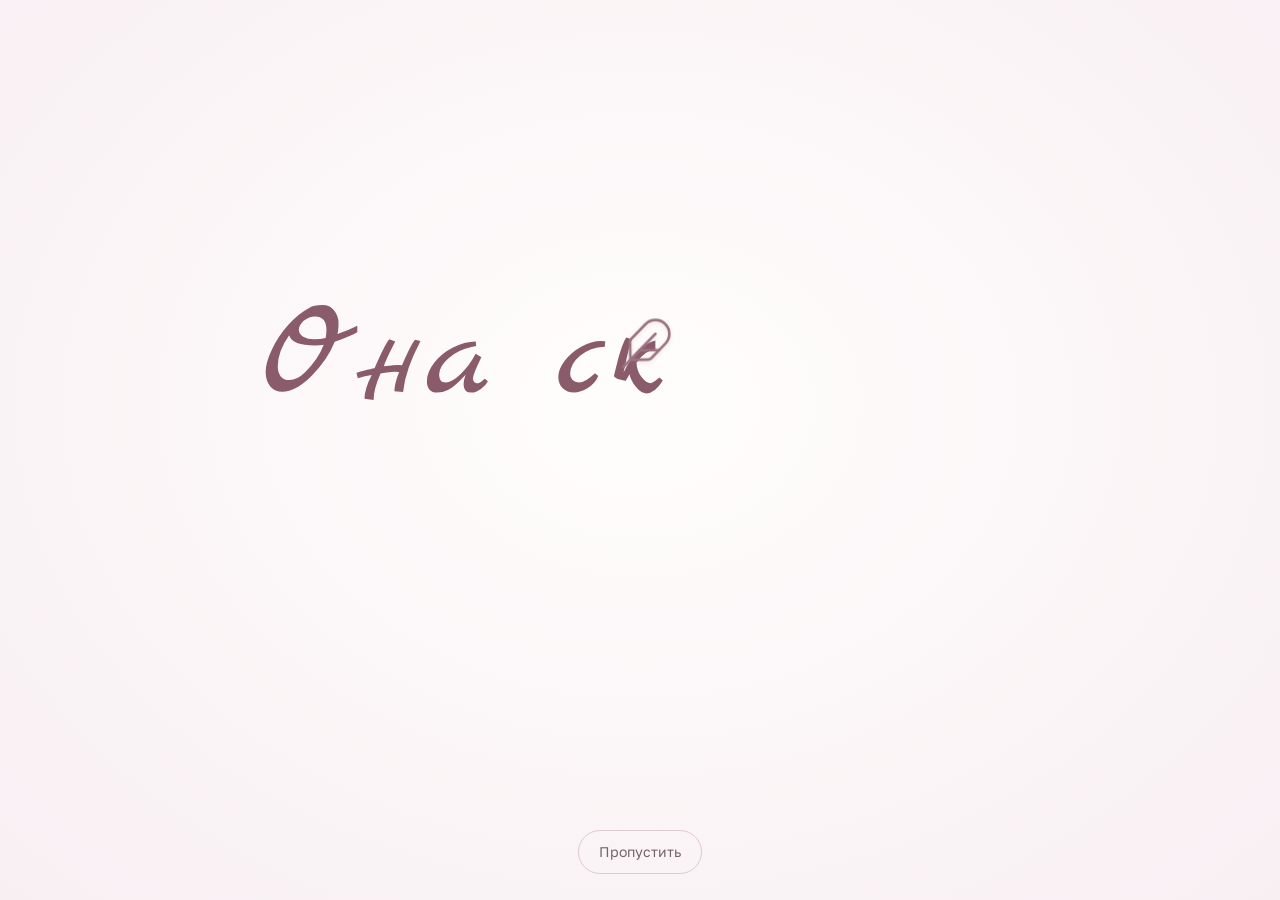
<file: index.html>
<!doctype html>
<html lang="ru">
<head>
    <meta charset="utf-8">
    <meta name="viewport" content="width=device-width, initial-scale=1">
    <meta name="theme-color" content="#FCF8F5">
    <title>Свадебное приглашение</title>

    <link rel="stylesheet" href="assets/site.css">
  <link rel="stylesheet" href="assets/entry.css">
</head>

<body class="entry-page intro-lock">
    <div id="intro">
        <svg id="handwriting" class="handwriting" viewBox="0 0 874 420" xmlns="http://www.w3.org/2000/svg" role="img" aria-label="Она сказала: «Да»!">
<defs><mask id="ink-mask-0" maskUnits="userSpaceOnUse" x="0" y="0" width="874" height="420" style="mask-type:luminance"><g fill="none" stroke="white" stroke-linecap="round" stroke-linejoin="round"><path class="ink-trace" data-ink="0" d="M158.31,93.00 L148.31,98.00 L144.31,98.00 L143.31,99.00 L139.31,99.00 L138.31,98.00 L136.31,98.00 L135.31,102.00 L132.31,107.00 L132.31,111.00 L131.31,113.00 L129.31,115.00 L128.31,118.00 L127.31,118.00 L127.31,120.00 L126.31,120.00 L125.31,123.00 L124.31,123.00 L124.31,124.00 L117.31,132.00 L117.31,133.00 L116.31,133.00 L116.31,134.00 L115.31,134.00 L115.31,135.00 L114.31,135.00 L114.31,136.00 L113.31,136.00 L113.31,137.00 L112.31,137.00 L111.31,139.00 L105.31,142.00 L105.31,143.00 L103.31,143.00 L101.31,144.00 L101.31,145.00 L97.31,145.00 L96.31,146.00 L86.31,146.00 L84.31,144.00 L83.31,144.00 L83.31,143.00 L82.31,143.00 L81.31,140.00 L80.31,140.00 L80.31,138.00 L78.31,134.00 L78.31,132.00 L79.31,131.00 L79.31,125.00 L80.31,124.00 L80.31,121.00 L81.31,121.00 L81.31,116.00 L83.31,112.00 L84.31,112.00 L84.31,110.00 L85.31,109.00 L86.31,105.00 L87.31,105.00 L87.31,103.00 L89.31,102.00 L89.31,100.00 L90.31,100.00 L92.31,96.00 L100.31,94.00 L101.31,95.00 L101.31,98.00 L103.31,100.00 L104.31,100.00 L104.31,101.00 L108.31,103.00 L111.31,103.00 L112.31,104.00 L132.31,104.00 L133.31,105.00" stroke-width="20.23"/><path class="ink-trace" data-ink="1" d="M137.31,98.00 L137.31,85.00 L136.31,84.00 L136.31,81.00 L132.31,76.00 L128.31,75.00 L127.31,74.00 L117.31,75.00 L115.31,76.00 L115.31,77.00 L112.31,77.00 L112.31,78.00 L110.31,78.00 L110.31,79.00 L106.31,81.00 L106.31,82.00 L105.31,82.00 L105.31,83.00 L104.31,83.00 L104.31,84.00 L102.31,86.00 L101.31,90.00 L100.31,91.00 L100.31,94.00" stroke-width="20.23"/></g></mask><mask id="ink-mask-1" maskUnits="userSpaceOnUse" x="0" y="0" width="874" height="420" style="mask-type:luminance"><g fill="none" stroke="white" stroke-linecap="round" stroke-linejoin="round"><path class="ink-trace" data-ink="2" d="M194.72,105.00 L186.72,120.00 L186.72,122.00 L185.72,122.00 L185.72,126.00 L184.72,127.00 L184.72,131.00 L192.72,131.00 L193.72,130.00 L207.72,130.00 L210.72,124.00 L210.72,122.00 L215.72,113.00 L215.72,111.00 L216.72,111.00 L216.72,109.00 L217.72,109.00 L217.72,107.00 L218.72,107.00 L219.72,104.00" stroke-width="15.77"/><path class="ink-trace" data-ink="3" d="M205.72,130.00 L205.72,139.00 L204.72,139.00 L204.72,142.00 L202.72,146.00 L202.72,149.00" stroke-width="15.77"/><path class="ink-trace" data-ink="4" d="M184.72,131.00 L181.72,132.00 L181.72,133.00 L179.72,134.00 L171.72,134.00 L167.72,136.00 L164.72,136.00" stroke-width="15.77"/><path class="ink-trace" data-ink="5" d="M178.72,134.00 L178.72,141.00 L177.72,142.00 L177.72,144.00 L174.72,151.00 L174.72,154.00 L173.72,155.00" stroke-width="15.77"/></g></mask><mask id="ink-mask-2" maskUnits="userSpaceOnUse" x="0" y="0" width="874" height="420" style="mask-type:luminance"><g fill="none" stroke="white" stroke-linecap="round" stroke-linejoin="round"><path class="ink-trace" data-ink="6" d="M274.00,106.00 L271.00,106.00 L271.00,107.00 L267.00,107.00 L266.00,108.00 L261.00,109.00 L261.00,110.00 L259.00,110.00 L259.00,111.00 L257.00,111.00 L257.00,112.00 L255.00,112.00 L255.00,113.00 L252.00,114.00 L251.00,116.00 L249.00,116.00 L249.00,117.00 L248.00,117.00 L248.00,118.00 L247.00,118.00 L247.00,119.00 L246.00,119.00 L242.00,123.00 L242.00,124.00 L241.00,124.00 L237.00,132.00 L237.00,135.00 L236.00,136.00 L236.00,143.00 L237.00,144.00 L237.00,146.00 L238.00,146.00 L240.00,148.00 L249.00,147.00 L250.00,146.00 L254.00,145.00 L256.00,143.00 L257.00,143.00 L258.00,141.00 L260.00,141.00 L260.00,140.00 L261.00,140.00 L261.00,139.00 L264.00,136.00 L270.00,135.00 L271.00,134.00 L278.00,120.00" stroke-width="20.62"/><path class="ink-trace" data-ink="7" d="M270.00,135.00 L270.00,145.00 L271.00,145.00 L271.00,147.00 L272.00,147.00 L272.00,148.00 L275.00,148.00 L276.00,147.00 L279.00,147.00 L280.00,146.00 L284.00,145.00" stroke-width="20.62"/></g></mask><mask id="ink-mask-3" maskUnits="userSpaceOnUse" x="0" y="0" width="874" height="420" style="mask-type:luminance"><g fill="none" stroke="white" stroke-linecap="round" stroke-linejoin="round"><path class="ink-trace" data-ink="8" d="M398.91,106.00 L390.91,107.00 L379.91,112.00 L379.91,113.00 L377.91,113.00 L377.91,114.00 L376.91,114.00 L376.91,115.00 L375.91,115.00 L367.91,123.00 L367.91,124.00 L366.91,124.00 L365.91,128.00 L363.91,131.00 L363.91,134.00 L362.91,135.00 L362.91,141.00 L363.91,141.00 L364.91,144.00 L366.91,146.00 L367.91,146.00 L367.91,147.00 L369.91,147.00 L370.91,148.00 L376.91,148.00 L377.91,147.00 L380.91,147.00 L384.91,145.00 L384.91,144.00 L386.91,144.00 L386.91,143.00 L387.91,143.00 L391.91,139.00 L391.91,138.00" stroke-width="18.42"/></g></mask><mask id="ink-mask-4" maskUnits="userSpaceOnUse" x="0" y="0" width="874" height="420" style="mask-type:luminance"><g fill="none" stroke="white" stroke-linecap="round" stroke-linejoin="round"><path class="ink-trace" data-ink="9" d="M424.72,104.00 L421.72,110.00 L421.72,113.00 L420.72,114.00 L420.72,117.00 L419.72,118.00 L419.72,121.00 L418.72,122.00 L418.72,125.00 L417.72,126.00 L417.72,131.00 L418.72,132.00 L421.72,132.00 L422.72,133.00 L428.72,133.00 L432.72,141.00 L435.72,144.00 L435.72,145.00 L436.72,145.00 L436.72,146.00 L441.72,149.00 L444.72,149.00 L451.72,146.00 L451.72,145.00 L452.72,145.00 L452.72,144.00 L453.72,144.00 L454.72,142.00" stroke-width="19.00"/><path class="ink-trace" data-ink="10" d="M428.72,133.00 L428.72,128.00 L429.72,127.00 L429.72,124.00 L430.72,122.00 L431.72,122.00 L432.72,119.00 L433.72,119.00 L433.72,118.00 L434.72,118.00 L434.72,117.00 L435.72,117.00 L435.72,116.00 L436.72,116.00 L436.72,115.00 L442.72,110.00 L446.72,109.00 L449.72,105.00" stroke-width="19.00"/><path class="ink-trace" data-ink="11" d="M421.72,132.00 L421.72,131.00 L422.72,131.00 L422.72,129.00 L420.72,129.00 L420.72,132.00" stroke-width="19.00"/><path class="ink-trace" data-ink="12" d="M420.72,131.00 L421.72,131.00" stroke-width="19.00"/><path class="ink-trace" data-ink="13" d="M418.72,132.00 L418.72,134.00 L415.72,140.00 L413.72,147.00" stroke-width="19.00"/></g></mask><mask id="ink-mask-5" maskUnits="userSpaceOnUse" x="0" y="0" width="874" height="420" style="mask-type:luminance"><g fill="none" stroke="white" stroke-linecap="round" stroke-linejoin="round"><path class="ink-trace" data-ink="14" d="M512.64,106.00 L509.64,106.00 L509.64,107.00 L505.64,107.00 L504.64,108.00 L499.64,109.00 L499.64,110.00 L497.64,110.00 L497.64,111.00 L495.64,111.00 L495.64,112.00 L493.64,112.00 L493.64,113.00 L490.64,114.00 L489.64,116.00 L487.64,116.00 L487.64,117.00 L486.64,117.00 L486.64,118.00 L485.64,118.00 L485.64,119.00 L484.64,119.00 L480.64,123.00 L480.64,124.00 L479.64,124.00 L475.64,132.00 L475.64,135.00 L474.64,136.00 L474.64,143.00 L475.64,144.00 L475.64,146.00 L476.64,146.00 L478.64,148.00 L487.64,147.00 L488.64,146.00 L492.64,145.00 L494.64,143.00 L495.64,143.00 L496.64,141.00 L498.64,141.00 L498.64,140.00 L499.64,140.00 L499.64,139.00 L502.64,136.00 L508.64,135.00 L509.64,134.00 L516.64,120.00" stroke-width="20.62"/><path class="ink-trace" data-ink="15" d="M508.64,135.00 L508.64,145.00 L509.64,145.00 L509.64,147.00 L510.64,147.00 L510.64,148.00 L513.64,148.00 L514.64,147.00 L517.64,147.00 L518.64,146.00 L522.64,145.00" stroke-width="20.62"/></g></mask><mask id="ink-mask-6" maskUnits="userSpaceOnUse" x="0" y="0" width="874" height="420" style="mask-type:luminance"><g fill="none" stroke="white" stroke-linecap="round" stroke-linejoin="round"><path class="ink-trace" data-ink="16" d="M545.19,114.00 L547.19,112.00 L548.19,112.00 L549.19,110.00 L557.19,106.00 L559.19,106.00 L562.19,104.00 L571.19,104.00 L571.19,105.00 L572.19,105.00 L573.19,107.00 L574.19,107.00 L574.19,111.00 L571.19,118.00 L565.19,121.00 L563.19,121.00 L561.19,123.00 L561.19,124.00 L560.19,124.00 L561.19,128.00 L563.19,129.00 L566.19,135.00 L565.19,141.00 L564.19,141.00 L563.19,144.00 L554.19,149.00 L550.19,149.00 L549.19,150.00 L540.19,150.00 L536.19,148.00 L533.19,148.00" stroke-width="17.65"/><path class="ink-trace" data-ink="17" d="M552.19,125.00 L560.19,125.00" stroke-width="17.65"/></g></mask><mask id="ink-mask-7" maskUnits="userSpaceOnUse" x="0" y="0" width="874" height="420" style="mask-type:luminance"><g fill="none" stroke="white" stroke-linecap="round" stroke-linejoin="round"><path class="ink-trace" data-ink="18" d="M630.25,106.00 L627.25,106.00 L627.25,107.00 L623.25,107.00 L622.25,108.00 L617.25,109.00 L617.25,110.00 L615.25,110.00 L615.25,111.00 L613.25,111.00 L613.25,112.00 L611.25,112.00 L611.25,113.00 L608.25,114.00 L607.25,116.00 L605.25,116.00 L605.25,117.00 L604.25,117.00 L604.25,118.00 L603.25,118.00 L603.25,119.00 L602.25,119.00 L598.25,123.00 L598.25,124.00 L597.25,124.00 L593.25,132.00 L593.25,135.00 L592.25,136.00 L592.25,143.00 L593.25,144.00 L593.25,146.00 L594.25,146.00 L596.25,148.00 L605.25,147.00 L606.25,146.00 L610.25,145.00 L612.25,143.00 L613.25,143.00 L614.25,141.00 L616.25,141.00 L616.25,140.00 L617.25,140.00 L617.25,139.00 L620.25,136.00 L626.25,135.00 L627.25,134.00 L634.25,120.00" stroke-width="20.62"/><path class="ink-trace" data-ink="19" d="M626.25,135.00 L626.25,145.00 L627.25,145.00 L627.25,147.00 L628.25,147.00 L628.25,148.00 L631.25,148.00 L632.25,147.00 L635.25,147.00 L636.25,146.00 L640.25,145.00" stroke-width="20.62"/></g></mask><mask id="ink-mask-8" maskUnits="userSpaceOnUse" x="0" y="0" width="874" height="420" style="mask-type:luminance"><g fill="none" stroke="white" stroke-linecap="round" stroke-linejoin="round"><path class="ink-trace" data-ink="20" d="M660.80,144.00 L660.80,145.00 L664.80,148.00 L665.80,147.00 L669.80,147.00 L670.80,146.00 L672.80,146.00 L672.80,145.00 L676.80,144.00 L676.80,143.00 L677.80,143.00 L683.80,137.00 L683.80,136.00 L686.80,134.00 L687.80,134.00 L687.80,136.00 L688.80,137.00 L689.80,137.00 L689.80,135.00 L691.80,135.00 L692.80,136.00 L692.80,145.00 L693.80,145.00 L693.80,147.00 L694.80,147.00 L695.80,149.00 L704.80,147.00 L704.80,146.00 L707.80,145.00 L709.80,141.00" stroke-width="19.00"/><path class="ink-trace" data-ink="21" d="M691.80,135.00 L692.80,129.00 L693.80,129.00 L695.80,122.00 L696.80,122.00 L698.80,114.00 L699.80,114.00 L699.80,112.00 L702.80,107.00 L702.80,105.00" stroke-width="19.00"/><path class="ink-trace" data-ink="22" d="M689.80,135.00 L687.80,135.00" stroke-width="19.00"/></g></mask><mask id="ink-mask-9" maskUnits="userSpaceOnUse" x="0" y="0" width="874" height="420" style="mask-type:luminance"><g fill="none" stroke="white" stroke-linecap="round" stroke-linejoin="round"><path class="ink-trace" data-ink="23" d="M770.83,106.00 L767.83,106.00 L767.83,107.00 L763.83,107.00 L762.83,108.00 L757.83,109.00 L757.83,110.00 L755.83,110.00 L755.83,111.00 L753.83,111.00 L753.83,112.00 L751.83,112.00 L751.83,113.00 L748.83,114.00 L747.83,116.00 L745.83,116.00 L745.83,117.00 L744.83,117.00 L744.83,118.00 L743.83,118.00 L743.83,119.00 L742.83,119.00 L738.83,123.00 L738.83,124.00 L737.83,124.00 L733.83,132.00 L733.83,135.00 L732.83,136.00 L732.83,143.00 L733.83,144.00 L733.83,146.00 L734.83,146.00 L736.83,148.00 L745.83,147.00 L746.83,146.00 L750.83,145.00 L752.83,143.00 L753.83,143.00 L754.83,141.00 L756.83,141.00 L756.83,140.00 L757.83,140.00 L757.83,139.00 L760.83,136.00 L766.83,135.00 L767.83,134.00 L774.83,120.00" stroke-width="20.62"/><path class="ink-trace" data-ink="24" d="M766.83,135.00 L766.83,145.00 L767.83,145.00 L767.83,147.00 L768.83,147.00 L768.83,148.00 L771.83,148.00 L772.83,147.00 L775.83,147.00 L776.83,146.00 L780.83,145.00" stroke-width="20.62"/></g></mask><mask id="ink-mask-10" maskUnits="userSpaceOnUse" x="0" y="0" width="874" height="420" style="mask-type:luminance"><g fill="none" stroke="white" stroke-linecap="round" stroke-linejoin="round"><path class="ink-trace" data-ink="25" d="M790.38,148.00 L790.48,148.00" stroke-width="15.00"/><path class="ink-trace" data-ink="26" d="M795.38,125.00 L795.48,125.00" stroke-width="15.00"/></g></mask><mask id="ink-mask-11" maskUnits="userSpaceOnUse" x="0" y="0" width="874" height="420" style="mask-type:luminance"><g fill="none" stroke="white" stroke-linecap="round" stroke-linejoin="round"><path class="ink-trace" data-ink="27" d="M266.77,260.00 L262.77,262.00 L262.77,263.00 L261.77,263.00 L261.77,264.00 L260.77,264.00 L260.77,265.00 L259.77,265.00 L258.77,267.00 L257.77,267.00 L250.77,274.00 L249.77,274.00 L248.77,278.00 L247.77,279.00 L248.77,280.00 L249.77,284.00 L250.77,284.00 L250.77,285.00 L252.77,286.00 L254.77,290.00 L255.77,290.00 L255.77,291.00 L256.77,291.00 L256.77,292.00 L257.77,292.00 L257.77,293.00 L258.77,293.00 L258.77,294.00 L259.77,294.00 L259.77,295.00 L265.77,301.00 L266.77,301.00 L266.77,304.00 L267.77,305.00" stroke-width="17.81"/><path class="ink-trace" data-ink="28" d="M295.77,305.00 L293.77,302.00 L293.77,300.00 L292.77,300.00 L292.77,299.00 L291.77,299.00 L291.77,298.00 L290.77,298.00 L290.77,297.00 L289.77,297.00 L289.77,296.00 L288.77,296.00 L288.77,295.00 L287.77,295.00 L287.77,294.00 L286.77,294.00 L286.77,293.00 L285.77,293.00 L285.77,292.00 L284.77,292.00 L284.77,291.00 L283.77,291.00 L283.77,290.00 L281.77,289.00 L280.77,286.00 L279.77,286.00 L279.77,285.00 L277.77,284.00 L276.77,280.00 L275.77,279.00 L276.77,278.00 L277.77,274.00 L278.77,274.00 L285.77,267.00 L286.77,267.00 L286.77,266.00 L287.77,266.00 L287.77,265.00 L288.77,265.00 L288.77,264.00 L289.77,264.00 L290.77,262.00 L294.77,260.00" stroke-width="17.81"/></g></mask><mask id="ink-mask-12" maskUnits="userSpaceOnUse" x="0" y="0" width="874" height="420" style="mask-type:luminance"><g fill="none" stroke="white" stroke-linecap="round" stroke-linejoin="round"><path class="ink-trace" data-ink="29" d="M374.01,246.00 L373.01,248.00 L372.01,258.00 L371.01,259.00 L371.01,262.00 L370.01,263.00 L370.01,268.00 L369.01,269.00 L369.01,272.00 L371.01,273.00 L381.01,273.00 L382.01,272.00 L386.01,272.00 L387.01,271.00 L389.01,271.00" stroke-width="23.00"/><path class="ink-trace" data-ink="30" d="M369.01,272.00 L368.01,272.00 L367.01,275.00 L366.01,275.00 L364.01,273.00 L355.01,273.00 L354.01,272.00 L350.01,272.00 L349.01,271.00 L344.01,270.00 L341.01,268.00 L339.01,268.00 L335.01,266.00 L334.01,264.00 L331.01,263.00 L323.01,254.00 L323.01,252.00 L322.01,252.00 L321.01,246.00 L320.01,245.00 L322.01,236.00 L324.01,234.00 L324.01,232.00 L325.01,232.00 L326.01,229.00 L327.01,229.00 L328.01,227.00 L329.01,227.00 L329.01,226.00 L333.01,224.00 L335.01,224.00 L335.01,223.00 L337.01,223.00 L337.01,222.00 L340.01,222.00 L341.01,221.00 L346.01,221.00 L347.01,220.00 L363.01,220.00 L364.01,221.00 L369.01,221.00 L370.01,222.00 L373.01,222.00 L374.01,223.00 L382.01,225.00 L390.01,229.00 L390.01,230.00 L393.01,231.00 L396.01,234.00 L397.01,234.00 L397.01,235.00 L398.01,235.00 L399.01,237.00 L400.01,237.00 L405.01,242.00 L406.01,242.00 L411.01,250.00 L412.01,250.00 L414.01,254.00 L414.01,256.00 L415.01,256.00 L417.01,260.00 L417.01,262.00 L418.01,262.00 L419.01,270.00 L420.01,271.00 L420.01,274.00 L421.01,275.00 L421.01,281.00 L420.01,282.00 L420.01,290.00 L419.01,291.00 L419.01,294.00 L418.01,295.00 L418.01,298.00 L417.01,299.00 L416.01,304.00 L415.01,304.00 L413.01,309.00 L412.01,309.00 L412.01,310.00 L406.01,316.00 L405.01,316.00 L404.01,318.00 L402.01,318.00 L402.01,319.00 L400.01,319.00 L393.01,322.00 L387.01,322.00 L386.01,323.00 L356.01,323.00 L355.01,322.00 L353.01,322.00 L353.01,320.00 L354.01,319.00 L354.01,315.00 L355.01,314.00 L355.01,310.00 L357.01,307.00 L357.01,305.00 L361.01,297.00 L362.01,292.00 L364.01,289.00 L364.01,286.00 L365.01,286.00 L366.01,275.00" stroke-width="23.00"/></g></mask><mask id="ink-mask-13" maskUnits="userSpaceOnUse" x="0" y="0" width="874" height="420" style="mask-type:luminance"><g fill="none" stroke="white" stroke-linecap="round" stroke-linejoin="round"><path class="ink-trace" data-ink="31" d="M499.95,266.00 L493.95,267.00 L492.95,268.00 L489.95,268.00 L488.95,269.00 L480.95,271.00 L474.95,274.00 L472.95,276.00 L465.95,280.00 L464.95,282.00 L460.95,284.00 L460.95,285.00 L458.95,286.00 L458.95,287.00 L454.95,291.00 L454.95,292.00 L453.95,292.00 L453.95,294.00 L452.95,294.00 L450.95,298.00 L450.95,300.00 L449.95,300.00 L448.95,308.00 L447.95,309.00 L447.95,316.00 L448.95,316.00 L448.95,319.00 L449.95,319.00 L449.95,320.00 L450.95,320.00 L452.95,322.00 L459.95,322.00 L460.95,321.00 L468.95,320.00 L468.95,319.00 L472.95,318.00 L472.95,317.00 L478.95,314.00 L478.95,313.00 L479.95,313.00 L479.95,312.00 L480.95,312.00 L480.95,311.00 L481.95,311.00 L481.95,310.00 L482.95,310.00 L484.95,308.00 L488.95,307.00 L489.95,306.00 L493.95,306.00 L494.95,302.00 L495.95,302.00 L498.95,296.00 L498.95,294.00 L499.95,294.00 L500.95,291.00 L503.95,287.00 L503.95,285.00" stroke-width="24.80"/><path class="ink-trace" data-ink="32" d="M493.95,306.00 L493.95,319.00 L495.95,322.00 L498.95,323.00 L499.95,322.00 L507.95,321.00 L509.95,320.00 L509.95,319.00 L513.95,317.00" stroke-width="24.80"/></g></mask><mask id="ink-mask-14" maskUnits="userSpaceOnUse" x="0" y="0" width="874" height="420" style="mask-type:luminance"><g fill="none" stroke="white" stroke-linecap="round" stroke-linejoin="round"><path class="ink-trace" data-ink="33" d="M538.01,258.00 L538.01,263.00 L539.01,263.00 L539.01,265.00 L540.01,265.00 L540.01,266.00 L542.01,267.00 L545.01,273.00 L547.01,274.00 L548.01,280.00 L545.01,286.00 L543.01,287.00 L541.01,291.00 L539.01,292.00 L538.01,295.00 L537.01,295.00 L537.01,296.00 L534.01,299.00 L533.01,301.00 L533.01,304.00" stroke-width="17.00"/><path class="ink-trace" data-ink="34" d="M565.01,301.00 L570.01,293.00 L572.01,292.00 L573.01,289.00 L574.01,289.00 L577.01,284.00 L578.01,284.00 L578.01,281.00 L579.01,280.00 L579.01,276.00 L578.01,275.00 L578.01,273.00 L577.01,273.00 L575.01,269.00 L573.01,268.00 L573.01,266.00 L572.01,266.00 L572.01,265.00 L570.01,264.00 L570.01,261.00 L569.01,260.00" stroke-width="17.00"/></g></mask><mask id="ink-mask-15" maskUnits="userSpaceOnUse" x="0" y="0" width="874" height="420" style="mask-type:luminance"><g fill="none" stroke="white" stroke-linecap="round" stroke-linejoin="round"><path class="ink-trace" data-ink="35" d="M631.99,224.00 L630.99,228.00 L628.99,229.00 L628.99,231.00 L627.99,231.00 L624.99,238.00 L622.99,240.00 L612.99,260.00 L612.99,262.00 L611.99,262.00 L611.99,264.00 L610.99,264.00 L610.99,266.00 L609.99,266.00 L609.99,268.00 L608.99,268.00 L608.99,270.00 L607.99,270.00 L607.99,273.00 L606.99,273.00 L606.99,275.00 L605.99,275.00 L605.99,277.00 L604.99,277.00 L604.99,280.00 L603.99,280.00 L603.99,282.00 L602.99,282.00 L602.99,285.00 L601.99,285.00 L601.99,287.00 L598.99,293.00 L597.99,298.00 L595.99,302.00 L593.99,302.00" stroke-width="20.62"/><path class="ink-trace" data-ink="36" d="M595.99,322.00 L596.09,322.00" stroke-width="20.62"/></g></mask></defs>
<g class="ink-letters"><path class="ink-letter ink-line-0" d="M162.45 89.06V95.39Q156.51 98.82 140.54 104.76Q133.41 122.58 117.96 137.9Q102.52 153.21 89.72 153.21Q82.46 153.21 77.97 148.06Q73.48 142.91 73.48 133.87Q73.48 124.83 79.55 112.09Q85.62 99.35 95.52 88.2Q105.42 77.04 115.72 71.76Q119.94 68.99 128.92 68.99Q135.65 68.99 139.94 74.21Q144.23 79.42 144.23 86.48Q144.23 93.54 143.18 97.11Q153.21 93.81 162.45 89.06ZM110.04 84.44Q105.69 88.92 105.69 93.08Q105.69 97.24 109.91 99.68Q114.14 102.12 120.54 102.12Q126.94 102.12 131.69 100.94Q132.48 96.98 132.48 93.28Q132.48 80.21 121.26 80.21Q116.12 80.21 110.04 84.44ZM111.76 134.33Q124.7 121.53 129.84 107.67Q126.54 108.33 121.4 108.33Q99.22 108.33 96.32 98.43Q85.23 113.87 85.23 128.79Q85.23 134.73 88.07 138.29Q90.9 141.86 96.45 141.86Q104.24 141.86 111.76 134.33Z" mask="url(#ink-mask-0)"/><path class="ink-letter ink-line-0" d="M218.55 102.65 223.7 103.84Q223.57 104.76 219.94 111.83Q216.31 118.89 212.22 130.31Q208.13 141.72 206.94 153.34L198.49 152.68Q198.49 145.42 203.11 133.94Q201.92 133.8 198.29 133.8Q194.66 133.8 185.03 135.52Q178.29 150.57 178.29 161.26L169.45 160.07Q169.45 150.7 176.45 136.97Q169.71 138.03 162.98 140.14L161.66 134.99Q161.66 134.6 168.72 132.75Q175.79 130.9 179.22 130.37Q189.78 106.08 193.61 102.26L199.28 104.5Q198.62 105.82 196.25 110.44Q190.31 121.92 188.19 128.39Q199.68 127.2 201.99 127.2Q204.3 127.2 205.88 127.34Q215.12 106.08 218.55 102.65Z" mask="url(#ink-mask-1)"/><path class="ink-letter ink-line-0" d="M286.27 140.67 289.3 142.91Q287.46 146.87 282.51 150.44Q277.56 154 273.46 154Q265.68 154 265.68 145.82Q265.68 141.99 267.66 136.71L262.77 141.72Q255.64 148.98 250.43 151.49Q245.22 154 240.2 154Q235.18 154 232.61 151.16Q230.04 148.32 230.04 143.31Q230.04 134.07 237.16 125.03Q244.29 115.98 255.38 110.31Q266.47 104.63 277.56 104.5L277.82 108.86L272.28 110.04Q260.26 112.68 251.09 120.6Q241.92 128.52 241.92 136.38Q241.92 144.23 248.25 144.23Q254.19 144.23 262.9 135.92Q271.62 127.6 277.42 116.38L282.97 119.68Q274.78 136.18 274.78 140.67Q274.78 142.52 276.04 143.77Q277.29 145.02 278.55 145.02Q279.8 145.02 280.2 144.89Q280.59 144.76 280.99 144.56Q281.38 144.36 281.98 143.97Q282.57 143.57 283.03 143.18Q283.5 142.78 284.55 141.99Q285.61 141.2 286.27 140.67Z" mask="url(#ink-mask-2)"/><path class="ink-letter ink-line-0" d="M393.32 135.26 396.49 137.9Q393.32 145.16 386.32 149.51Q379.33 153.87 372.79 153.87Q366.26 153.87 361.97 149.78Q357.68 145.68 357.68 138.56Q357.68 131.43 363.88 123.11Q370.09 114.8 379.92 109.38Q389.75 103.97 399.26 103.97Q400.58 103.97 403.22 104.24L402.82 109.38Q388.3 110.04 378.73 118.23Q369.16 126.41 369.16 135.65Q369.16 139.48 371.54 141.86Q373.91 144.23 377.74 144.23Q383.81 144.23 393.32 135.26Z" mask="url(#ink-mask-3)"/><path class="ink-letter ink-line-0" d="M455.88 139.35 459.18 142.25Q451.52 154.79 442.94 154.79Q438.06 154.79 432.98 148.46Q427.89 142.12 426.84 136.18Q426.05 137.63 422.35 143.84Q418.65 150.04 417.07 154L409.15 151.23Q411.92 134.99 415.95 120.6Q419.97 106.22 423.54 100.41L428.95 102.12Q426.57 108.2 421.03 134.46Q428.29 119.55 435.68 112.62Q443.07 105.69 451.92 103.44V112.16Q442.41 112.55 433.57 124.96Q434.1 133.54 438.65 139.22Q443.21 144.89 447.3 144.89Q449.28 144.89 455.88 139.35Z" mask="url(#ink-mask-4)"/><path class="ink-letter ink-line-0" d="M524.91 140.67 527.94 142.91Q526.1 146.87 521.15 150.44Q516.2 154 512.1 154Q504.32 154 504.32 145.82Q504.32 141.99 506.3 136.71L501.41 141.72Q494.28 148.98 489.07 151.49Q483.86 154 478.84 154Q473.82 154 471.25 151.16Q468.68 148.32 468.68 143.31Q468.68 134.07 475.8 125.03Q482.93 115.98 494.02 110.31Q505.11 104.63 516.2 104.5L516.46 108.86L510.92 110.04Q498.9 112.68 489.73 120.6Q480.56 128.52 480.56 136.38Q480.56 144.23 486.89 144.23Q492.83 144.23 501.54 135.92Q510.26 127.6 516.06 116.38L521.61 119.68Q513.42 136.18 513.42 140.67Q513.42 142.52 514.68 143.77Q515.93 145.02 517.19 145.02Q518.44 145.02 518.84 144.89Q519.23 144.76 519.63 144.56Q520.02 144.36 520.62 143.97Q521.21 143.57 521.67 143.18Q522.14 142.78 523.19 141.99Q524.25 141.2 524.91 140.67Z" mask="url(#ink-mask-5)"/><path class="ink-letter ink-line-0" d="M581.27 108.99Q581.27 118.62 563.58 124.96Q568.34 127.86 570.65 130.17Q572.96 132.48 572.96 135.39Q572.96 142.78 564.64 148.39Q556.32 154 546.82 154Q542.2 154 537.58 152.55Q532.96 151.1 531.24 148.98L536.26 144.36Q537.84 145.95 540.55 147.14Q543.26 148.32 545.1 148.32Q551.7 148.32 557.18 144.96Q562.66 141.59 562.66 136.71Q562.66 134.07 560.68 132.29Q558.7 130.5 556.39 129.78Q554.08 129.05 552.1 127.93Q550.12 126.81 550.12 125.36Q550.12 123.9 553.22 122.65Q556.32 121.4 560.15 120.54Q563.98 119.68 567.08 117.63Q570.18 115.59 570.18 113.08Q570.18 110.57 568.47 109.12Q566.75 107.67 564.18 107.67Q561.6 107.67 556.19 110.44Q550.78 113.21 545.24 117.57L543.39 113.87Q548.14 108.33 556.26 104.04Q564.38 99.75 569.33 99.75Q574.28 99.75 577.77 102.45Q581.27 105.16 581.27 108.99Z" mask="url(#ink-mask-6)"/><path class="ink-letter ink-line-0" d="M642.52 140.67 645.55 142.91Q643.71 146.87 638.76 150.44Q633.81 154 629.71 154Q621.93 154 621.93 145.82Q621.93 141.99 623.91 136.71L619.02 141.72Q611.89 148.98 606.68 151.49Q601.47 154 596.45 154Q591.43 154 588.86 151.16Q586.29 148.32 586.29 143.31Q586.29 134.07 593.41 125.03Q600.54 115.98 611.63 110.31Q622.72 104.63 633.81 104.5L634.07 108.86L628.53 110.04Q616.51 112.68 607.34 120.6Q598.17 128.52 598.17 136.38Q598.17 144.23 604.5 144.23Q610.44 144.23 619.15 135.92Q627.87 127.6 633.67 116.38L639.22 119.68Q631.03 136.18 631.03 140.67Q631.03 142.52 632.29 143.77Q633.54 145.02 634.8 145.02Q636.05 145.02 636.45 144.89Q636.84 144.76 637.24 144.56Q637.63 144.36 638.23 143.97Q638.82 143.57 639.28 143.18Q639.75 142.78 640.8 141.99Q641.86 141.2 642.52 140.67Z" mask="url(#ink-mask-7)"/><path class="ink-letter ink-line-0" d="M656.38 142.38 662.98 139.08Q662.98 141.46 664.76 143.18Q666.54 144.89 668.92 144.89Q680.14 144.89 694.52 115.32Q695.32 113.61 696.37 111.43Q697.43 109.25 697.96 108.13Q698.48 107.01 699.21 105.56Q699.94 104.1 700.4 103.38Q700.86 102.65 701.39 101.99Q702.58 100.8 704.09 100.8Q705.61 100.8 706.8 102.26Q707.99 103.71 707.99 105.62Q707.99 107.54 703.04 121.99Q698.09 136.44 698.09 139.48Q698.09 142.52 699.34 143.97Q700.6 145.42 701.85 145.42Q703.1 145.42 703.76 145.29Q704.42 145.16 705.08 144.76Q705.74 144.36 706.21 144.1Q706.67 143.84 707.33 143.18L708.25 142.12Q708.65 141.86 709.37 141Q710.1 140.14 710.36 139.88L713.14 142.12Q710.89 147.66 706.07 151.49Q701.26 155.32 697.36 155.32Q693.47 155.32 691.22 152.61Q688.98 149.91 688.98 145.55Q688.98 141.2 690.43 134.33Q684.36 143.84 677.1 148.79Q669.84 153.74 665.35 153.74Q660.86 153.74 658.62 150.44Q656.38 147.14 656.38 142.38Z" mask="url(#ink-mask-8)"/><path class="ink-letter ink-line-0" d="M783.1 140.67 786.13 142.91Q784.28 146.87 779.33 150.44Q774.38 154 770.29 154Q762.5 154 762.5 145.82Q762.5 141.99 764.48 136.71L759.6 141.72Q752.47 148.98 747.26 151.49Q742.04 154 737.03 154Q732.01 154 729.44 151.16Q726.86 148.32 726.86 143.31Q726.86 134.07 733.99 125.03Q741.12 115.98 752.21 110.31Q763.3 104.63 774.38 104.5L774.65 108.86L769.1 110.04Q757.09 112.68 747.92 120.6Q738.74 128.52 738.74 136.38Q738.74 144.23 745.08 144.23Q751.02 144.23 759.73 135.92Q768.44 127.6 774.25 116.38L779.8 119.68Q771.61 136.18 771.61 140.67Q771.61 142.52 772.87 143.77Q774.12 145.02 775.37 145.02Q776.63 145.02 777.02 144.89Q777.42 144.76 777.82 144.56Q778.21 144.36 778.81 143.97Q779.4 143.57 779.86 143.18Q780.32 142.78 781.38 141.99Q782.44 141.2 783.1 140.67Z" mask="url(#ink-mask-9)"/><path class="ink-letter ink-line-0" d="M791.94 129.84Q790.49 128.39 790.49 126.15Q790.49 123.9 792 122.39Q793.52 120.87 795.7 120.87Q797.88 120.87 799.4 122.39Q800.91 123.9 800.91 126.08Q800.91 128.26 799.4 129.78Q797.88 131.3 795.63 131.3Q793.39 131.3 791.94 129.84ZM787.45 152.55Q786 151.1 786 148.85Q786 146.61 787.52 145.09Q789.03 143.57 791.21 143.57Q793.39 143.57 794.91 145.09Q796.43 146.61 796.43 148.79Q796.43 150.96 794.91 152.48Q793.39 154 791.15 154Q788.9 154 787.45 152.55Z" mask="url(#ink-mask-10)"/><path class="ink-letter ink-line-1" d="M272.45 260.13Q255.02 276.67 253.09 279.49Q257.13 286.18 267.69 296.56L271.21 299.9L268.75 308.7Q265.93 307.65 245.87 286.35L239.18 279.14Q265.05 256.43 268.22 254.85ZM300.43 260.13Q283.01 276.67 281.07 279.49Q285.12 286.18 295.85 296.56L299.2 299.9L296.73 308.7Q293.92 307.65 273.85 286.35L267.17 279.14Q293.04 256.43 296.21 254.85Z" mask="url(#ink-mask-11)"/><path class="ink-letter ink-line-1" d="M354.82 217.71Q385.44 217.71 407.18 235.84Q428.91 253.97 428.91 278.26Q428.91 302.54 414.13 316.62Q399.34 330.7 376.64 330.35Q364.5 330.18 357.28 330.18H349.01Q343.9 330.18 343.9 326.3Q343.9 324.9 346.9 319.09Q356.75 299.38 361.86 278.78Q343.73 278.78 327.89 268.75Q312.05 258.72 312.05 245.96Q312.05 233.2 324.02 225.46Q335.98 217.71 354.82 217.71ZM354.11 224.93Q342.5 224.93 335.81 229.86Q329.12 234.78 329.12 244.38Q329.12 253.97 338.36 261.45Q347.6 268.93 363.09 270.86Q368.54 247.81 369.42 241.12L379.98 242.18Q379.98 253.09 375.41 271.04Q376.82 271.04 391.78 269.28L392.66 275.09Q389.14 276.32 373.12 278.78Q366.26 300.96 358.86 317.15Q376.46 318.56 388.17 318.56Q399.87 318.56 406.74 309.85Q413.6 301.14 413.6 286.35Q413.6 260.83 396.18 242.88Q378.75 224.93 354.11 224.93Z" mask="url(#ink-mask-12)"/><path class="ink-letter ink-line-1" d="M514.97 312.22 519.02 315.22Q516.55 320.5 509.95 325.25Q503.35 330 497.9 330Q487.51 330 487.51 319.09Q487.51 313.98 490.15 306.94L483.64 313.63Q474.14 323.31 467.19 326.66Q460.23 330 453.55 330Q446.86 330 443.43 326.22Q439.99 322.43 439.99 315.74Q439.99 303.42 449.5 291.37Q459 279.31 473.79 271.74Q488.57 264.18 503.35 264L503.71 269.81L496.31 271.39Q480.3 274.91 468.07 285.47Q455.83 296.03 455.83 306.5Q455.83 316.98 464.28 316.98Q472.2 316.98 483.82 305.89Q495.43 294.8 503.18 279.84L510.57 284.24Q499.66 306.24 499.66 312.22Q499.66 314.69 501.33 316.36Q503 318.03 504.67 318.03Q506.35 318.03 506.87 317.86Q507.4 317.68 507.93 317.42Q508.46 317.15 509.25 316.62Q510.04 316.1 510.66 315.57Q511.27 315.04 512.68 313.98Q514.09 312.93 514.97 312.22Z" mask="url(#ink-mask-13)"/><path class="ink-letter ink-line-1" d="M556.33 279.14 533.27 308.53 528.7 302.37Q529.75 298.5 540.84 284.59L544.54 280.02Q541.9 275.79 537.94 271.04Q533.98 266.29 532.39 263.47L538.2 254.14Q547.88 266.46 556.33 279.14ZM588.01 279.14 564.95 308.53 560.38 302.37Q561.43 298.5 572.52 284.59L576.22 280.02Q573.58 275.79 569.62 271.04Q565.66 266.29 564.07 263.47L569.88 254.14Q579.56 266.46 588.01 279.14Z" mask="url(#ink-mask-14)"/><path class="ink-letter ink-line-1" d="M632.35 217.01 640.62 222.11Q615.46 265.06 601.02 306.06H591.17Q602.08 262.59 632.35 217.01ZM596.71 329.82Q599.97 329.82 602.26 327.54Q604.54 325.25 604.54 321.99Q604.54 318.74 602.26 316.54Q599.97 314.34 596.71 314.34Q593.46 314.34 591.26 316.54Q589.06 318.74 589.06 321.99Q589.06 325.25 591.26 327.54Q593.46 329.82 596.71 329.82Z" mask="url(#ink-mask-15)"/></g>
<g id="writingPen" class="writing-pen" aria-hidden="true"><g transform="scale(2.25) translate(-2,-22)" fill="none" stroke="currentColor" stroke-width="1.15" stroke-linecap="round" stroke-linejoin="round"><path d="M14.086 18.412A2 2 0 0112.67 19H5v-7.672a2 2 0 01.586-1.414L11.75 3.75a6 6 0 118.49 8.49z" />
  <path d="M16 8 2 22" />
  <path d="M17.488 15H9" />
</g></g>
</svg>
        <button id="introSkip" class="intro-skip" type="button">Пропустить</button>
    </div>
    <div id="app" class="shell" inert>
        <nav class="site-header" aria-label="Навигация"><span class="site-brand" aria-label="Толя и Эмми">Т &amp; Э</span><span class="site-date">17 · 07 · 2027</span><div class="header-links"><span class="header-note">Свадебное приглашение</span></div></nav>
        <main class="entry-layout">
            <section class="entry-story" aria-label="Толя и Эмми, 17 июля 2027">
                <p class="eyebrow">Один день. Наша история.</p>
                <div class="entry-names" aria-hidden="true">Толя <em>&amp; Эмми</em></div>
                <p class="entry-date">17 июля 2027 · Нововоронеж</p>
                <div class="entry-flowers" aria-hidden="true"><span class="art ivory"></span><span class="art rose"></span></div>
            </section>
            <section class="entry-card" aria-labelledby="welcomeTitle">
                <p class="eyebrow">Будем рады вам</p>
                <h1 id="welcomeTitle">Всё начинается<br>с приглашения</h1>
                <p class="lead">Укажите имя и фамилию — и мы откроем для вас приглашение.</p>
                <form id="guestForm" novalidate>
                <div class="fields">
                    <div class="field">
                        <label for="firstName">Имя</label>
                        <input
                            id="firstName"
                            name="firstName"
                            type="text"
                            autocomplete="given-name"
                            placeholder="Иван"
                            maxlength="80"
                            required
                        >
                    </div>

                    <div class="field">
                        <label for="lastName">Фамилия</label>
                        <input
                            id="lastName"
                            name="lastName"
                            type="text"
                            autocomplete="family-name"
                            placeholder="Иванов"
                            maxlength="80"
                            required
                        >
                    </div>
                </div>

                <div id="formError" class="error" role="alert" aria-live="polite"></div>
                <button class="submit-button" type="submit">Открыть приглашение</button>
            </form>
                <p class="privacy-note">На этом шаге имя и фамилия сохраняются в вашем браузере.</p>
            </section>
        </main>
        <footer class="site-footer"><span>С любовью, Толя и Эмми</span><span>17 июля 2027 · Нововоронеж</span></footer>
    </div>
    <noscript><p class="no-script">Чтобы ввести имя, включите JavaScript. Вы также можете <a href="index_old.html">открыть приглашение</a>.</p></noscript>
    <script>
        (() => {
            const intro = document.getElementById('intro');
            const form = document.getElementById('guestForm');
            const firstNameInput = document.getElementById('firstName');
            const lastNameInput = document.getElementById('lastName');
            const errorBox = document.getElementById('formError');

            let introFrame = 0;
            let introFallback = 0;
            let introClosing = 0;
            let introFinished = false;
            let motionPreference;

            const finishIntro = () => {
                if (introFinished) return;
                introFinished = true;
                if (introFrame) window.cancelAnimationFrame(introFrame);
                if (introFallback) window.clearTimeout(introFallback);
                if (introClosing) window.clearTimeout(introClosing);
                motionPreference?.removeEventListener?.('change', onMotionChange);
                document.body.classList.remove('intro-lock');
                document.body.classList.add('intro-done');
                intro.hidden = true;
                document.getElementById('app')?.removeAttribute('inert');
                focusFirstEmptyField();
            };

            const focusFirstEmptyField = () => {
                const target = firstNameInput.value ? lastNameInput : firstNameInput;
                window.setTimeout(() => target.focus(), 50);
            };

            function onMotionChange(event) {
                if (event.matches) finishIntro();
            }

            const runIntro = () => {
                motionPreference = window.matchMedia('(prefers-reduced-motion: reduce)');
                if (motionPreference.matches) {
                    finishIntro();
                    return;
                }
                document.getElementById('introSkip')?.addEventListener('click', finishIntro);
                motionPreference.addEventListener?.('change', onMotionChange);
                introFallback = window.setTimeout(finishIntro, 7000);
                try {
                    const pen = document.getElementById('writingPen');
                    const paths = Array.from(intro.querySelectorAll('.ink-trace')).map(path => {
                        const length = path.getTotalLength();
                        path.style.strokeDasharray = `${length} ${length}`;
                        path.style.strokeDashoffset = length;
                        path.style.opacity = '0';
                        return { path, length, weight: length + 24 };
                    });
                    if (!pen || !paths.length) { finishIntro(); return; }
                    const total = paths.reduce((sum, item) => sum + item.weight, 0);
                    const duration = 4000;
                    let cursor = 0;
                    paths.forEach(item => {
                        item.from = cursor;
                        cursor += item.weight / total * duration;
                        item.to = cursor;
                    });
                    let started;
                    let activeIndex = 0;
                    const drawFrame = now => {
                        if (introFinished) return;
                        if (started === undefined) started = now;
                        const elapsed = now - started;
                        while (activeIndex < paths.length && elapsed >= paths[activeIndex].to) {
                            const done = paths[activeIndex++].path;
                            done.style.opacity = '1';
                            done.style.strokeDashoffset = '0';
                        }
                        if (activeIndex === paths.length) {
                            pen.style.opacity = '0';
                            introClosing = window.setTimeout(() => {
                                if (introFinished) return;
                                intro.classList.add('is-leaving');
                                introClosing = window.setTimeout(finishIntro, 500);
                            }, 450);
                            return;
                        }
                        const item = paths[activeIndex];
                        const phase = Math.max(0, Math.min(1, (elapsed - item.from) / (item.to - item.from)));
                        const written = Math.min(1, phase / .88);
                        item.path.style.opacity = written > 0 ? '1' : '0';
                        item.path.style.strokeDashoffset = item.length * (1 - written);
                        let point = item.path.getPointAtLength(item.length * written);
                        if (phase > .88 && paths[activeIndex + 1]) {
                            const next = paths[activeIndex + 1].path.getPointAtLength(0);
                            const lift = (phase - .88) / .12;
                            point = {
                                x: point.x + (next.x - point.x) * lift,
                                y: point.y + (next.y - point.y) * lift - Math.sin(lift * Math.PI) * 7
                            };
                        }
                        pen.setAttribute('transform', `translate(${point.x.toFixed(2)} ${point.y.toFixed(2)}) rotate(${(Math.sin(elapsed / 130) * 2).toFixed(2)})`);
                        pen.style.opacity = phase > .88 ? '.72' : '1';
                        introFrame = window.requestAnimationFrame(drawFrame);
                    };
                    introFrame = window.requestAnimationFrame(drawFrame);
                } catch {
                    finishIntro();
                }
            };

            const readSavedGuest = () => {
                try {
                    firstNameInput.value = localStorage.getItem('guestFirstName') || '';
                    lastNameInput.value = localStorage.getItem('guestLastName') || '';
                } catch {
                    // localStorage может быть недоступен в приватном режиме или из-за политики браузера.
                }
            };

            const saveGuest = (firstName, lastName) => {
                try {
                    localStorage.setItem('guestFirstName', firstName);
                    localStorage.setItem('guestLastName', lastName);
                } catch {
                    // Сохранение не критично: приглашение всё равно откроется.
                }
            };

            const showError = (message, input) => {
                errorBox.textContent = message;
                input?.focus();
            };

            const normalizeName = (value) => value.replace(/\s+/g, ' ').trim();

            form.addEventListener('submit', (event) => {
                event.preventDefault();
                errorBox.textContent = '';

                const firstName = normalizeName(firstNameInput.value);
                const lastName = normalizeName(lastNameInput.value);

                if (!firstName) {
                    showError('Пожалуйста, укажите имя.', firstNameInput);
                    return;
                }

                if (!lastName) {
                    showError('Пожалуйста, укажите фамилию.', lastNameInput);
                    return;
                }

                firstNameInput.value = firstName;
                lastNameInput.value = lastName;
                saveGuest(firstName, lastName);

                window.location.assign('index_old.html');
            });

            readSavedGuest();
            runIntro();
        })();
    </script>
</body>
</html>
</file>
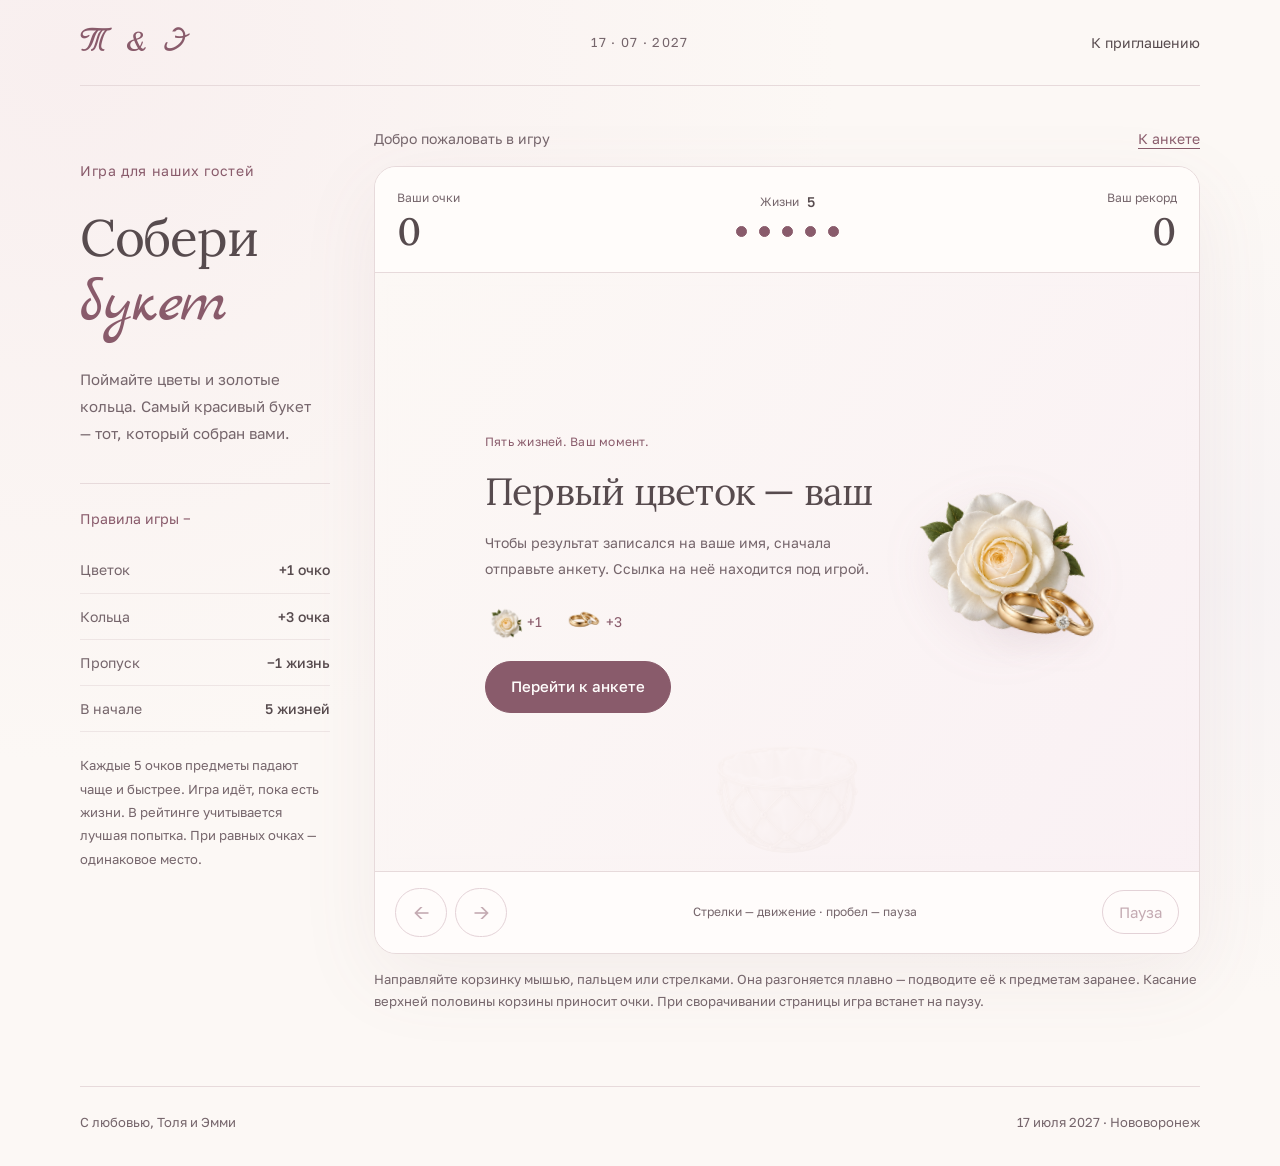
<file: game.html>
<!doctype html>
<html lang="ru">
<head>
  <meta charset="utf-8">
  <meta name="viewport" content="width=device-width, initial-scale=1, viewport-fit=cover">
  <meta name="theme-color" content="#FCF8F5">
  <meta name="description" content="Соберите свадебный букет для Толи и Эмми. Пять жизней, цветы и золотые кольца.">
  <title>Собери букет — Толя и Эмми</title>
  <link rel="stylesheet" href="assets/site.css">
  <link rel="stylesheet" href="assets/game.css">
</head>
<body class="game-page">
  <div class="shell">
    <nav class="site-header" aria-label="Навигация"><a class="site-brand" href="index_old.html" aria-label="Толя и Эмми — приглашение">Т &amp; Э</a><span class="site-date">17 · 07 · 2027</span><div class="header-links"><a href="index_old.html">К приглашению</a></div></nav>
    <main class="game-layout">
      <aside class="intro">
        <div class="heading"><div><div class="eyebrow">Игра для наших гостей</div><h1>Собери<br> <em>букет</em></h1></div></div>
        <p class="intro-text">Поймайте цветы и золотые кольца. Самый красивый букет — тот, который собран вами.</p>
        <details class="rules" open><summary>Правила игры</summary><ul class="rule-list"><li><span>Цветок</span><b>+1 очко</b></li><li><span>Кольца</span><b>+3 очка</b></li><li><span>Пропуск</span><b>−1 жизнь</b></li><li><span>В начале</span><b>5 жизней</b></li></ul><p class="rank-note">Каждые 5 очков предметы падают чаще и быстрее. Игра идёт, пока есть жизни. В рейтинге учитывается лучшая попытка. При равных очках — одинаковое место.</p></details>
      </aside>
      <section class="game" id="gameSurface" data-state="ready" aria-label="Собери свадебный букет">
        <div class="player-row"><p id="playerName">Добро пожаловать в игру</p><a class="change-guest" href="wishes.html">К анкете</a></div>
        <p id="surveyNotice" role="status" hidden>Ваше участие и пожелания приняты. Теперь можно немного поиграть.</p>
        <div class="game-frame">
          <div class="stats" aria-live="off">
            <div class="stat"><span class="stat-label">Ваши очки</span><strong id="score">0</strong></div>
            <div class="stat life-stat"><span class="stat-label">Жизни <strong id="lives" aria-label="Осталось 5 жизней">5</strong></span><div class="life-track" aria-hidden="true"><span class="life" id="life1"></span><span class="life" id="life2"></span><span class="life" id="life3"></span><span class="life" id="life4"></span><span class="life" id="life5"></span></div></div>
            <div class="stat"><span class="stat-label">Ваш рекорд</span><strong id="best">0</strong></div>
          </div>
          <div class="stage" id="stage">
            <canvas id="board" width="600" height="435" tabindex="0" role="img" aria-label="Игровое поле. Корзинка движется за пальцем, мышью или стрелками клавиатуры. Пробел — пауза." aria-describedby="instructions">Для игры нужен браузер с поддержкой Canvas.</canvas>
            <div class="overlay" id="overlay">
              <div class="panel">
                <div class="panel-copy"><p class="panel-kicker" id="panelKicker">Пять жизней. Ваш момент.</p><h2 id="panelTitle">Первый цветок — ваш</h2><p id="panelText">Ловите цветы верхней половиной корзины. Каждый пропущенный предмет отнимает одну жизнь.</p><div class="legend" id="legend"><span><i class="art ivory" aria-hidden="true"></i>+1</span><span><i class="art rings" aria-hidden="true"></i>+3</span></div><div class="results" id="resultSummary" hidden><div><span>Собрано очков</span><strong id="resultScore">0</strong></div><div><span>Место в рейтинге</span><strong id="resultRank">—</strong></div></div><button id="mainBtn" class="btn" type="button" disabled>Начать игру</button><a id="accessLink" class="btn" href="wishes.html" hidden>Перейти к анкете</a></div>
                <div class="panel-art" aria-hidden="true"><span class="art ivory"></span><span class="art rings"></span></div>
              </div>
            </div>
          </div>
          <div class="controls"><div class="arrows" role="group" aria-label="Движение корзинки"><button id="leftBtn" class="btn secondary arrow" type="button" aria-label="Корзинка влево" disabled>←</button><button id="rightBtn" class="btn secondary arrow" type="button" aria-label="Корзинка вправо" disabled>→</button></div><span class="controls-hint">Стрелки — движение · пробел — пауза</span><button id="pauseBtn" class="btn secondary" type="button" disabled>Пауза</button></div>
        </div>
        <p class="instructions" id="instructions">Направляйте корзинку мышью, пальцем или стрелками. Она разгоняется плавно — подводите её к предметам заранее. Касание верхней половины корзины приносит очки. При сворачивании страницы игра встанет на паузу.</p>
        <div class="delivery" id="delivery"><p id="saveStatus" role="status" aria-live="polite"></p><button id="retrySave" type="button" class="btn secondary" hidden>Повторить отправку результата</button></div>
        <p class="sr-only" id="announcement" role="status" aria-live="polite"></p>
        <noscript><p>Для игры включите JavaScript. <a href="index_old.html">Вернуться к приглашению</a>.</p></noscript>
      </section>
    </main>
    <footer class="site-footer"><span>С любовью, Толя и Эмми</span><span>17 июля 2027 · Нововоронеж</span></footer>
  </div>
<script>
  (() => {
    'use strict';
    const INITIAL_LIVES = 5;
    const GAME_VERSION = 'bouquet-lives-v2';
    const ENDPOINT = 'https://script.google.com/macros/s/AKfycbziWVr6gYXlTcySN4xcoV_OCU8NHQEMioSktK39JGT90acP76PddcFF4nnu_pTtL3pk/exec';
    const WIDTH = 600, BASKET_WIDTH = 108, HALF_BASKET = BASKET_WIDTH / 2, BASKET_OFFSET_Y = 9;
    const BASKET_SPEED = 1200, BASKET_ACCELERATION = 10000;
    let HEIGHT = 500, BASKET_Y = 439;
    let access = null;
    try {
      const params = new URLSearchParams(window.location.hash.slice(1));
      if (params.has('access')) {
        access = JSON.parse(params.get('access'));
        history.replaceState(null, '', window.location.pathname + window.location.search);
        try { sessionStorage.setItem('weddingGameAccess', JSON.stringify(access)); } catch { /* Memory fallback. */ }
      } else access = JSON.parse(sessionStorage.getItem('weddingGameAccess') || 'null');
    } catch { /* Access can be obtained by sending the questionnaire again. */ }
    if (!access || typeof access.token !== 'string' || typeof access.guestKey !== 'string') access = null;
    const RECORD_KEY = 'weddingBouquetBest:lives-v1:' + (access?.guestKey || 'none');
    const PENDING_KEY = 'weddingBouquetPending:lives-v1:' + (access?.guestKey || 'none');
    const $ = id => document.getElementById(id);
    const canvas = $('board');
    const ctx = canvas.getContext('2d');
    if (!ctx) { $('panelText').textContent = 'Этот браузер не поддерживает игру. Попробуйте открыть приглашение в другом браузере.'; return; }
    const atlas = new Image();
    let artReady = false;
    const reduceMotion = window.matchMedia('(prefers-reduced-motion: reduce)');
    let feedback = [];
    let catchGlow = 0;
    let state = 'ready';
    let score = 0, best = 0, lives = INITIAL_LIVES, elapsed = 0, missed = 0, basket = WIDTH / 2;
    let basketTarget = basket, basketVelocity = 0;
    let runToken = null, pendingResult = null, saving = false, starting = false;
    let items = [], spawnClock = 0, previous = 0, frame = 0;
    let keys = new Set();
    let pointerDirection = 0;
    let directionPointer = null;
    let activePointer = null;
    let flowersCaught = 0, ringsCaught = 0;
    let recordAvailable = true;
    try {
      const saved = Number(localStorage.getItem(RECORD_KEY));
      best = Number.isFinite(saved) && saved >= 0 ? Math.floor(saved) : 0;
    } catch { recordAvailable = false; }
    try {
      if (sessionStorage.getItem('weddingSurveyComplete') === 'yes') {
        $('surveyNotice').hidden = false;
        sessionStorage.removeItem('weddingSurveyComplete');
      }
    } catch { /* The game works without storage. */ }
    $('best').textContent = best;
    const clamp = (value, min, max) => Math.max(min, Math.min(max, value));
    async function api(payload) {
      const controller = new AbortController();
      const timeout = setTimeout(() => controller.abort(), 15000);
      try {
        const response = await fetch(ENDPOINT, {method:'POST',body:JSON.stringify(payload),signal:controller.signal});
        if (!response.ok) throw new Error('Сервер недоступен. Попробуйте ещё раз.');
        const result = await response.json();
        if (result.ok !== true) throw new Error(result.message || 'Сохранение не подтверждено. Попробуйте ещё раз.');
        return result;
      } catch (error) {
        if (error.name === 'AbortError' || error.name === 'TypeError') throw new Error('Нет подтверждения от сервера. Проверьте соединение и повторите отправку.');
        throw error;
      } finally { clearTimeout(timeout); }
    }
    async function saveResult() {
      if (saving || !pendingResult) return;
      saving = true;
      $('mainBtn').disabled = true;
      $('retrySave').disabled = true;
      $('saveStatus').dataset.state = 'pending';
      $('saveStatus').textContent = 'Записываем результат…';
      try {
        const result = await api(pendingResult);
        if (result.scoreSaved !== true || !Number.isInteger(result.bestScore) || !Number.isInteger(result.rank)) throw new Error('Сервер не подтвердил запись результата.');
        best = result.bestScore; $('best').textContent = best;
        $('resultRank').textContent = result.rank;
        $('saveStatus').dataset.state = 'success';
        $('saveStatus').textContent = `Результат записан на имя ${access.firstName} ${access.lastName}. Лучший результат: ${best}. Место сейчас: ${result.rank}. Попыток: ${result.attempts}.`;
        pendingResult = null;
        try { localStorage.removeItem(PENDING_KEY); localStorage.setItem(RECORD_KEY,String(best)); } catch { /* Confirmed server result remains authoritative. */ }
        $('retrySave').hidden = true;
        refreshStart();
      } catch (error) {
        $('saveStatus').dataset.state = 'error';
        $('saveStatus').textContent = error.message + ' Результат сохранён в этой открытой странице; нажмите «Повторить отправку результата».';
        $('retrySave').hidden = false;
      } finally { saving = false; $('retrySave').disabled = false; refreshStart(); }
    }
    function controls() {
      $('gameSurface').dataset.state = state;
      const running = state === 'running';
      $('leftBtn').disabled = $('rightBtn').disabled = !running;
      $('pauseBtn').disabled = !['running', 'paused'].includes(state);
      $('pauseBtn').textContent = state === 'paused' ? 'Продолжить' : 'Пауза';
    }
    function updateStats() {
      $('score').textContent = score;
      $('lives').textContent = lives;
      for (let i = 1; i <= INITIAL_LIVES; i++) $('life' + i).classList.toggle('lost', i > lives);
      $('lives').setAttribute('aria-label', 'Осталось жизней: ' + lives);
    }
    function showPanel(title, text, button) {
      $('panelKicker').textContent = state === 'finished' ? 'Ваш букет собран' : state === 'paused' ? 'Небольшой антракт' : 'Пять жизней. Ваш момент.';
      $('resultSummary').hidden = state !== 'finished';
      if (state === 'finished') $('resultScore').textContent = score;
      $('panelTitle').textContent = title;
      $('panelText').textContent = text;
      $('mainBtn').textContent = button;
      $('legend').hidden = state !== 'ready';
      $('overlay').hidden = false;
      $('mainBtn').focus({preventScroll:true});
    }
    function stopBasket() { basketTarget = basket; basketVelocity = 0; }
    function clearInput() { keys.clear(); pointerDirection = 0; directionPointer = activePointer = null; stopBasket(); }
    async function start() {
      if (!access || !artReady || starting || saving || pendingResult) return;
      starting = true;
      $('mainBtn').disabled = true;
      $('saveStatus').dataset.state = 'pending';
      $('saveStatus').textContent = 'Подготавливаем раунд…';
      $('mainBtn').textContent = 'Готовим ваш букет…';
      try {
        const response = await api({action:'startGame', gameToken:access.token, gameVersion:GAME_VERSION});
        if (response.gameVersion !== GAME_VERSION || response.lives !== INITIAL_LIVES || typeof response.runToken !== 'string') throw new Error('Обновите страницу и обработчик игры.');
        runToken = response.runToken;
      } catch (error) {
        $('saveStatus').textContent = error.message;
        $('saveStatus').dataset.state = 'error';
        $('mainBtn').textContent = state === 'finished' ? 'Собрать ещё один' : 'Начать игру';
        starting = false; refreshStart(); return;
      }
      starting = false;
      $('saveStatus').textContent = '';
      $('resultRank').textContent = '—';
      feedback = []; catchGlow = 0;
      refreshStart();
      cancelAnimationFrame(frame);
      score = 0; lives = INITIAL_LIVES; elapsed = 0; missed = 0; basket = WIDTH / 2;
      items = []; spawnClock = 0; flowersCaught = ringsCaught = 0;
      clearInput(); state = 'running';
      $('overlay').hidden = true; updateStats(); controls();
      canvas.focus({preventScroll:true});
      $('announcement').textContent = 'Игра началась. У вас 5 жизней.';
      previous = performance.now(); frame = requestAnimationFrame(loop);
    }
    function pause() {
      if (state !== 'running') return;
      state = 'paused'; cancelAnimationFrame(frame); clearInput(); controls();
      showPanel('Пусть мир подождёт', 'Ваши жизни и очки на месте. Продолжите, когда будете готовы.', 'Продолжить');
      $('announcement').textContent = 'Игра на паузе.';
    }
    function resume() {
      if (state !== 'paused') return;
      clearInput(); state = 'running'; $('overlay').hidden = true; controls();
      canvas.focus({preventScroll:true}); previous = performance.now();
      frame = requestAnimationFrame(loop);
    }
    function finish() {
      state = 'finished'; cancelAnimationFrame(frame); clearInput();
      const isRecord = score > best;
      if (isRecord) {
        best = score; $('best').textContent = best;
        try { localStorage.setItem(RECORD_KEY, String(best)); } catch { recordAvailable = false; }
      }
      updateStats(); controls(); draw();
      const message = `Ваш результат: ${score}. Цветов: ${flowersCaught}, колец: ${ringsCaught}. ` +
        (isRecord ? 'Новый личный рекорд! ' : 'Спасибо за этот маленький праздник! ') +
        (!recordAvailable ? 'Рекорд доступен только до закрытия страницы.' : '');
      showPanel(score > 0 ? 'Прекрасный букет' : 'Следующий будет вашим', `Цветов: ${flowersCaught}. Колец: ${ringsCaught}. ` + (isRecord ? 'Ваш новый личный рекорд.' : 'Каждая попытка — новый шанс.'), 'Собрать ещё один');
      $('announcement').textContent = message;
      pendingResult = {action:'saveGameScore',runToken,gameVersion:GAME_VERSION,score,flowersCaught,ringsCaught,missed,
        activeSeconds:Math.ceil(elapsed * 1000) / 1000};
      try { localStorage.setItem(PENDING_KEY, JSON.stringify(pendingResult)); } catch { /* Retry remains available in memory. */ }
      saveResult();
    }
    function difficultyFor(points) {
      const level = Math.min(12, Math.floor(Math.max(0, points) / 5));
      return {level, spawnInterval:Math.max(.18, .5 - level * .032), speedMultiplier:1 + level * .11};
    }
    function spawn() {
      const ring = Math.random() < .16;
      const flowers = ['ivory', 'rose'];
      items.push({x:32 + Math.random() * (WIDTH - 64), y:-24, speed:(HEIGHT / 500) * (110 + Math.random() * 38),
        sprite:ring ? 'rings' : flowers[Math.floor(Math.random()*flowers.length)], rotation:(Math.random()-.5)*.35, points:ring ? 3 : 1});
    }
    function moveBasket(dt) {
      const direction = pointerDirection || (Number(keys.has('ArrowRight')) - Number(keys.has('ArrowLeft')));
      const distance = basketTarget - basket;
      const desiredVelocity = direction ? direction * BASKET_SPEED :
        Math.sign(distance) * Math.min(BASKET_SPEED, Math.sqrt(2 * BASKET_ACCELERATION * Math.abs(distance)));
      const oldVelocity = basketVelocity;
      basketVelocity += clamp(desiredVelocity - basketVelocity, -BASKET_ACCELERATION * dt, BASKET_ACCELERATION * dt);
      const movement = (oldVelocity + basketVelocity) * .5 * dt;
      if (!direction && Math.sign(movement) === Math.sign(distance) && Math.abs(movement) >= Math.abs(distance)) {
        basket = basketTarget; basketVelocity = 0;
      } else {
        basket = clamp(basket + movement, HALF_BASKET, WIDTH - HALF_BASKET);
        if ((basket === HALF_BASKET && basketVelocity < 0) || (basket === WIDTH - HALF_BASKET && basketVelocity > 0)) basketVelocity = 0;
      }
      // All controls move the real basket here, once per simulation step.
      if (direction) basketTarget = basket;
    }
    function step(dt) {
      if (state !== 'running') return;
      elapsed += dt;
      catchGlow = Math.max(0, catchGlow - dt);
      feedback = feedback.filter(item => { item.life -= dt; return item.life > 0; });
      const previousBasket = basket;
      moveBasket(dt);
      const difficulty = difficultyFor(score);
      spawnClock += dt;
      while (spawnClock >= difficulty.spawnInterval) { spawnClock -= difficulty.spawnInterval; spawn(); }
      for (let i = 0; i < items.length;) {
        const item = items[i], oldY = item.y;
        item.y += item.speed * difficulty.speedMultiplier * dt;
        if (touchesUpperBasket(item, oldY, previousBasket)) {
          score += item.points;
          if (!reduceMotion.matches) { feedback.push({x:item.x,y:BASKET_Y-25,points:item.points,life:.65}); catchGlow=.22; }
          if (item.points === 3) ringsCaught++; else flowersCaught++;
          items.splice(i, 1);
        } else if (item.y > HEIGHT + 30) {
          items.splice(i, 1); missed++; lives--;
          $('announcement').textContent = 'Осталось жизней: ' + lives;
          $('stage').classList.add('has-miss');
          setTimeout(() => $('stage').classList.remove('has-miss'), 380);
          if (lives === 0) { updateStats(); finish(); return; }
        } else i++;
      }
      updateStats();
    }
    // Source rectangles use the transparent atlas at its original dimensions.
    const SPRITES = {
      ivory:[88,89,531,492], rose:[666,79,523,501],
      rings:[70,765,519,267], basket:[660,708,535,408]
    };
    const ITEM_WIDTHS = { ivory:52, rose:52, rings:57 };
    const BASKET_HEIGHT = BASKET_WIDTH * SPRITES.basket[3] / SPRITES.basket[2];
    function touchesUpperBasket(item, previousY, previousBasket = basket) {
      const width = ITEM_WIDTHS[item.sprite];
      const source = SPRITES[item.sprite];
      const height = width * source[3] / source[2];
      const angle = reduceMotion.matches ? 0 : item.rotation;
      const cos = Math.abs(Math.cos(angle)), sin = Math.abs(Math.sin(angle));
      const halfWidth = (width * cos + height * sin) / 2;
      const halfHeight = (height * cos + width * sin) / 2;
      const middle = BASKET_Y + BASKET_OFFSET_Y;
      const top = middle - BASKET_HEIGHT / 2;
      // A catch requires overlap at the same instant on both axes. Use the
      // basket's actual path; the cursor target never participates in collisions.
      let enter = 0, leave = 1;
      for (const [origin, delta, min, max] of [
        [item.x - previousBasket, previousBasket - basket, -HALF_BASKET - halfWidth, HALF_BASKET + halfWidth],
        [previousY, item.y - previousY, top - halfHeight, middle + halfHeight]
      ]) {
        if (Math.abs(delta) < 1e-9) {
          if (origin < min || origin > max) return false;
        } else {
          const first = (min - origin) / delta, last = (max - origin) / delta;
          enter = Math.max(enter, Math.min(first, last));
          leave = Math.min(leave, Math.max(first, last));
          if (enter > leave) return false;
        }
      }
      return true;
    }
    function paintSprite(kind, x, y, width, rotation = 0) {
      if (!artReady) return;
      const [sx,sy,sw,sh] = SPRITES[kind];
      const height = width * sh / sw;
      ctx.save(); ctx.translate(x,y); ctx.rotate(rotation);
      ctx.drawImage(atlas,sx,sy,sw,sh,-width/2,-height/2,width,height);
      ctx.restore();
    }
    function draw() {
      ctx.clearRect(0, 0, WIDTH, HEIGHT);
      if (!artReady) return;
      ctx.save();
      ctx.globalAlpha = .12;
      ctx.fillStyle = '#A0788A';
      ctx.fillRect(24, HEIGHT - 11, WIDTH - 48, 1);
      ctx.restore();
      for (const item of items) paintSprite(item.sprite, item.x, item.y, ITEM_WIDTHS[item.sprite], reduceMotion.matches ? 0 : item.rotation);
      if (catchGlow > 0) {
        ctx.save(); ctx.globalAlpha = catchGlow * .65; ctx.fillStyle = '#A0788A';
        ctx.beginPath(); ctx.ellipse(basket,BASKET_Y+14,62,18,0,0,Math.PI*2); ctx.fill(); ctx.restore();
      }
      paintSprite('basket',basket,BASKET_Y+BASKET_OFFSET_Y,BASKET_WIDTH);
      if (!reduceMotion.matches) for (const item of feedback) {
        ctx.save(); ctx.globalAlpha = Math.min(1,item.life/.2); ctx.fillStyle = '#805466';
        ctx.font = '500 25px Georgia, serif'; ctx.textAlign = 'center';
        ctx.fillText('+' + item.points,item.x,item.y-(.65-item.life)*50); ctx.restore();
      }
    }
    function loop(now) {
      if (state !== 'running') return;
      const dt = Math.max(0, (now - previous) / 1000); previous = now;
      // Suspend a stalled browser instead of making several lives vanish at once.
      if (dt > .5) { pause(); return; }
      let rest = dt;
      while (rest > 0 && state === 'running') { const delta = Math.min(rest, .025); step(delta); rest -= delta; }
      draw();
      if (state === 'running') frame = requestAnimationFrame(loop);
    }
    function resize() {
      const rect = canvas.getBoundingClientRect();
      const oldHeight = HEIGHT;
      HEIGHT = WIDTH * rect.height / Math.max(1, rect.width);
      BASKET_Y = HEIGHT - 61;
      for (const item of items) { item.y *= HEIGHT / oldHeight; item.speed *= HEIGHT / oldHeight; }
      const dpr = Math.min(window.devicePixelRatio || 1, 2);
      canvas.width = Math.max(1, Math.round(rect.width * dpr));
      canvas.height = Math.max(1, Math.round(rect.height * dpr));
      ctx.setTransform(canvas.width / WIDTH, 0, 0, canvas.height / HEIGHT, 0, 0);
      draw();
    }
    function moveTo(event) {
      const rect = canvas.getBoundingClientRect();
      basketTarget = clamp((event.clientX - rect.left) / Math.max(1, rect.width) * WIDTH, HALF_BASKET, WIDTH - HALF_BASKET);
    }
    canvas.addEventListener('pointerdown', event => {
      if (state !== 'running' || event.button !== 0 || activePointer !== null) return;
      activePointer = event.pointerId; canvas.setPointerCapture(event.pointerId); moveTo(event);
    });
    canvas.addEventListener('pointermove', event => {
      if (state === 'running' && (event.pointerId === activePointer || (event.pointerType === 'mouse' && activePointer === null))) moveTo(event);
    });
    const endPointer = event => { if (event.pointerId === activePointer) activePointer = null; };
    canvas.addEventListener('pointerup', endPointer);
    const cancelPointer = event => {
      if (event.pointerId === activePointer) { endPointer(event); stopBasket(); }
    };
    canvas.addEventListener('pointercancel', cancelPointer); canvas.addEventListener('lostpointercapture', cancelPointer);
    for (const [id, direction] of [['leftBtn', -1], ['rightBtn', 1]]) {
      const button = $(id);
      button.addEventListener('pointerdown', event => {
        if (state !== 'running' || event.button !== 0 || directionPointer !== null) return;
        event.preventDefault(); pointerDirection = direction; directionPointer = event.pointerId; button.setPointerCapture(event.pointerId);
      });
      const release = event => {
        if (event.pointerId !== directionPointer) return;
        pointerDirection = 0; directionPointer = null;
        if (!keys.size) stopBasket();
      };
      button.addEventListener('pointerup', release); button.addEventListener('pointercancel', release); button.addEventListener('lostpointercapture', release);
      button.addEventListener('click', event => {
        if (event.detail === 0 && state === 'running') basketTarget = clamp(basketTarget + direction * 45, HALF_BASKET, WIDTH - HALF_BASKET);
      });
    }
    canvas.addEventListener('keydown', event => {
      if (event.key === 'ArrowLeft' || event.key === 'ArrowRight') { event.preventDefault(); if (state === 'running') keys.add(event.key); }
      if (event.code === 'Space' && !event.repeat) { event.preventDefault(); pause(); }
    });
    window.addEventListener('keyup', event => {
      if (keys.delete(event.key) && !keys.size && !pointerDirection) stopBasket();
    });
    canvas.addEventListener('blur', () => {
      if (keys.size) { keys.clear(); if (!pointerDirection) stopBasket(); }
    });
    window.addEventListener('blur', pause);
    document.addEventListener('visibilitychange', () => { if (document.hidden) pause(); });
    window.addEventListener('pagehide', pause);
    window.addEventListener('resize', resize);
    $('mainBtn').addEventListener('click', () => state === 'paused' ? resume() : start());
    $('pauseBtn').addEventListener('click', () => state === 'paused' ? resume() : pause());
    $('retrySave').addEventListener('click', saveResult);
    function refreshStart() { $('mainBtn').disabled = !access || !artReady || starting || saving || !!pendingResult; }
    refreshStart();
    if (access) {
      $('playerName').textContent = 'Играет: ' + access.firstName + ' ' + access.lastName;
      try { pendingResult = JSON.parse(localStorage.getItem(PENDING_KEY) || 'null'); } catch { /* Optional recovery. */ }
      if (pendingResult) {
        $('mainBtn').disabled = true;
        $('saveStatus').textContent = 'Есть результат без подтверждения записи. Отправьте его повторно, прежде чем начать новую попытку.';
        $('retrySave').hidden = false;
      }
    } else {
      $('panelText').textContent = 'Чтобы результат записался на ваше имя, сначала отправьте анкету. Ссылка на неё находится под игрой.';
      $('mainBtn').hidden = true; $('accessLink').hidden = false;
    }
    atlas.addEventListener('load', () => { artReady = true; refreshStart(); draw(); });
    atlas.addEventListener('error', () => {
      $('saveStatus').dataset.state = 'error';
      $('saveStatus').textContent = 'Не удалось загрузить иллюстрации. Обновите страницу или проверьте соединение.';
    });
    atlas.src = 'assets/game-sprites.png';
    controls(); resize();
  })();
  </script>
</body>
</html>
</file>
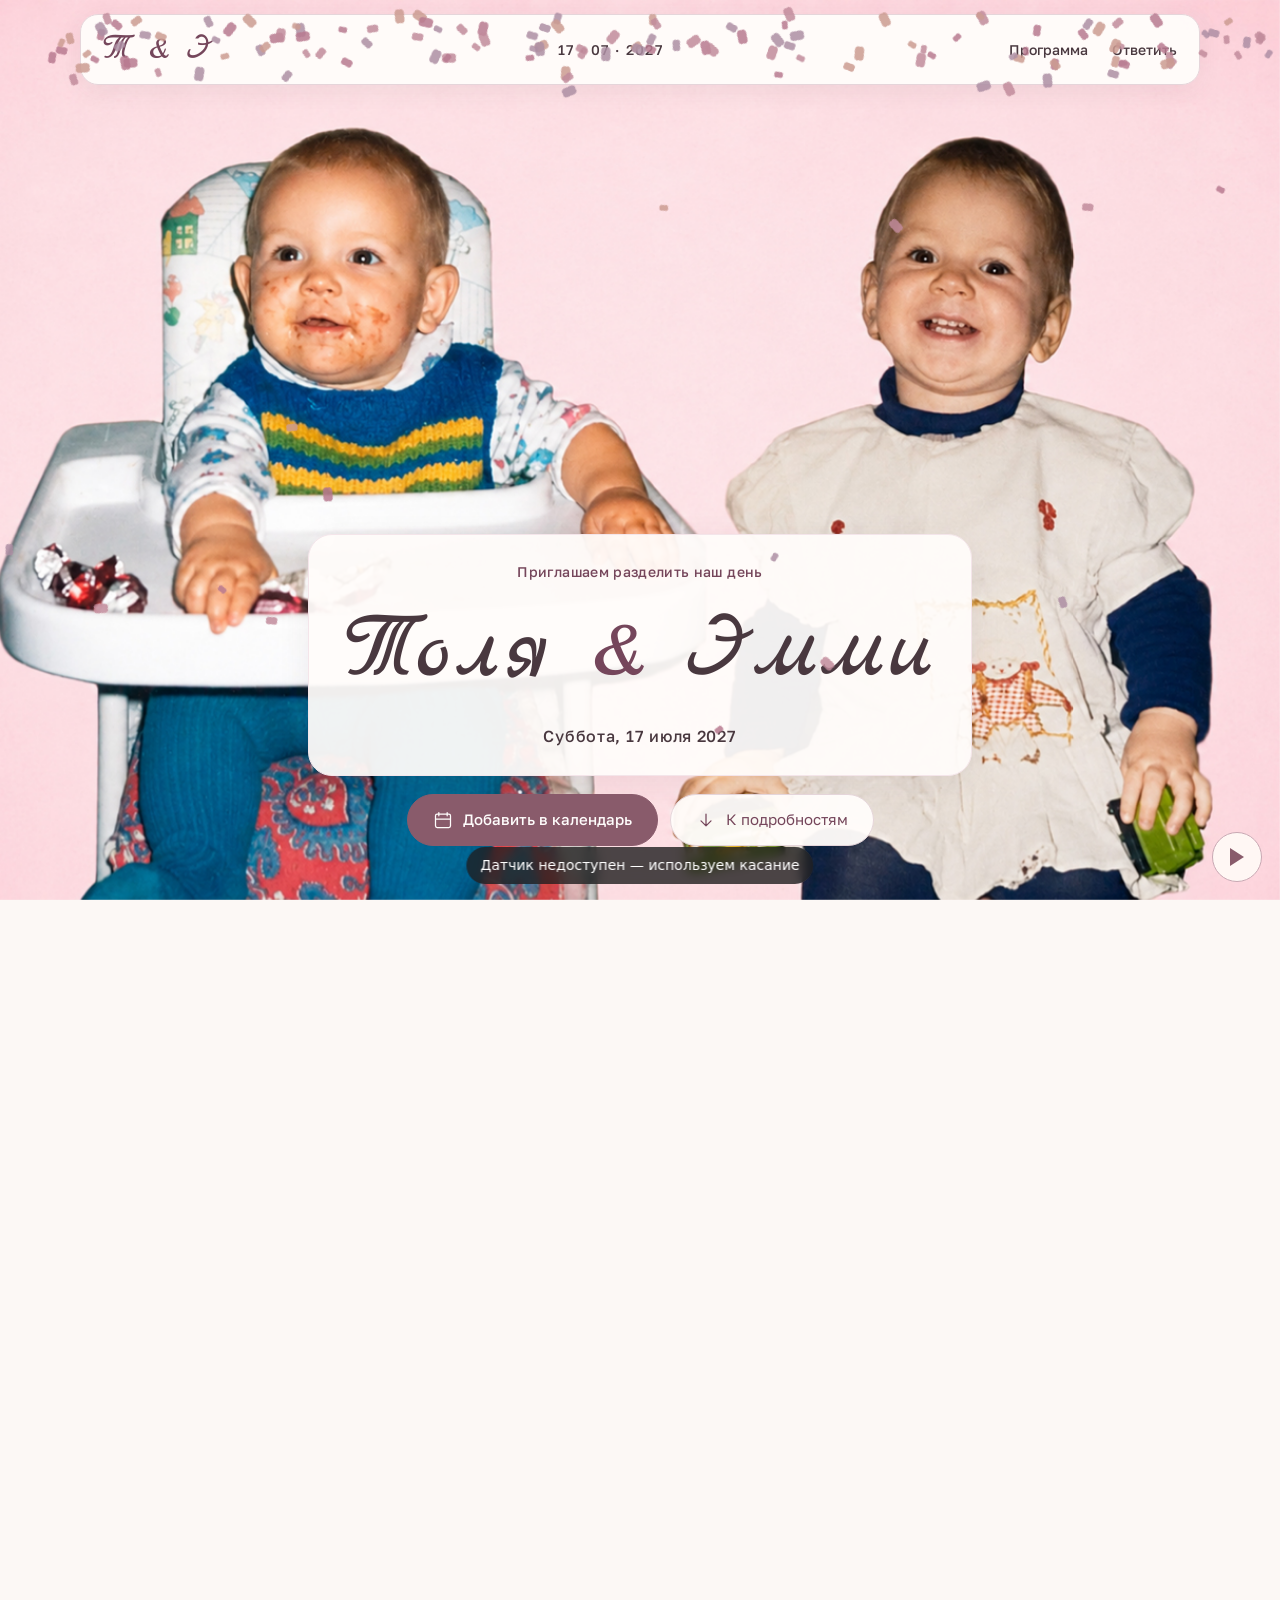
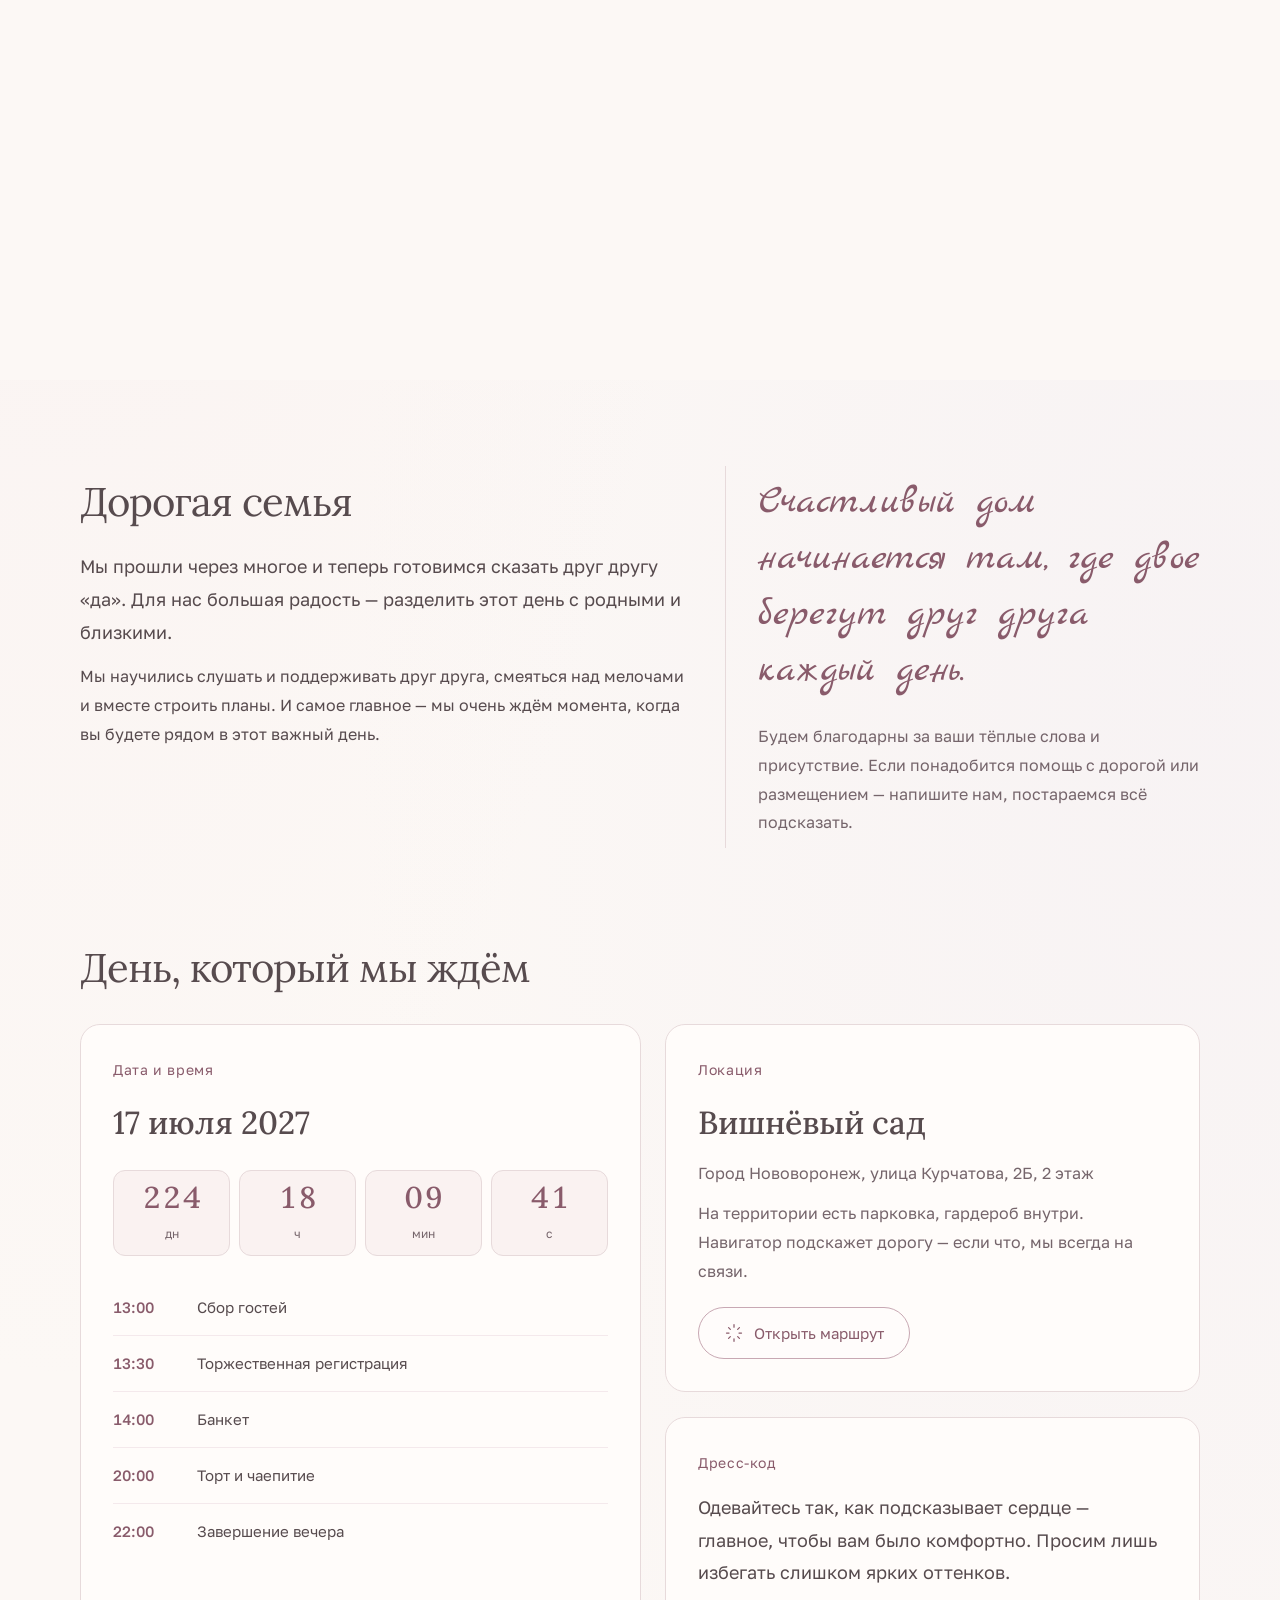
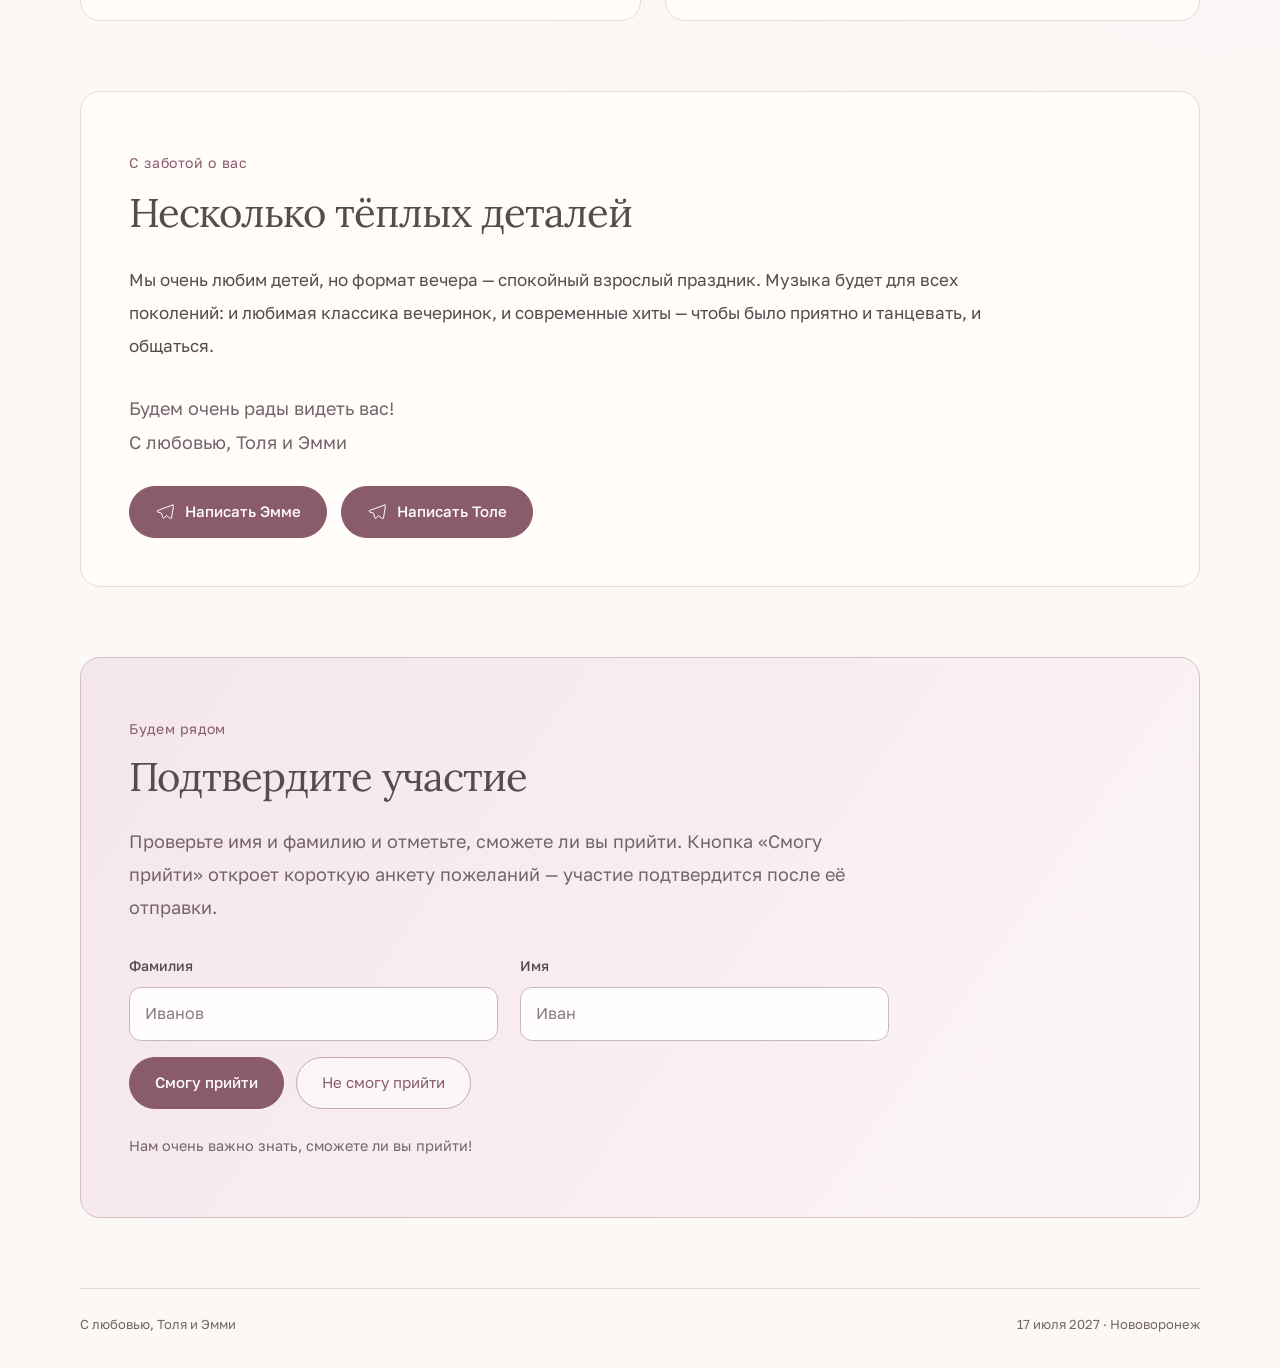
<file: index_old.html>
<!doctype html>
<html lang="ru">
<head>
    <meta charset="utf-8" />
    <meta name="viewport" content="width=device-width, initial-scale=1, viewport-fit=cover">

    <title>Толя & Эмми — свадебное приглашение (для семьи)</title>
    <meta name="description" content="Семейная версия приглашения: программа дня, место и время, дресс-код, контакты." />
    <meta name="theme-color" content="#FCF8F5">
    <link rel="stylesheet" href="assets/site.css">
  <link rel="stylesheet" href="assets/invitation.css">

  <meta property="og:type" content="website">
  <meta property="og:locale" content="ru_RU">
  <meta property="og:title" content="Толя & Эмми — свадебное приглашение (для семьи)">
  <meta property="og:description" content="Приглашение на свадьбу 17 июля 2027 • Нововоронеж.">
  <meta property="og:image" content="assets/social-card-1200x630-vrn.jpg">
  <meta property="og:image:width" content="1200">
  <meta property="og:image:height" content="630">
  <meta property="og:image:type" content="image/jpeg">
  <meta property="og:image:alt" content="Толя и Эмми — 17.07.2027, Нововоронеж">
  <meta name="twitter:card" content="summary_large_image">
  <meta name="twitter:title" content="Толя & Эмми — свадебное приглашение (для семьи)">
  <meta name="twitter:description" content="Приглашение на свадьбу 17 июля 2027 • Нововоронеж.">
  <meta name="twitter:image" content="assets/social-card-1200x630-vrn.jpg">

</head>
<body class="invite-page">

    <section class="crossfade" aria-label="Обложка-приглашение">
        <div class="sticky">
            <div class="photo-frame">
                <div class="hero-nav"><div class="wrap"><nav class="site-header" aria-label="Навигация"><span class="site-brand" aria-label="Толя и Эмми">Т &amp; Э</span><span class="site-date">17 · 07 · 2027</span><div class="header-links"><a href="#details">Программа</a><a href="#rsvpSection">Ответить</a></div></nav></div></div>
                <picture class="photo-layer child">
                    <source media="(max-width: 600px)"
                            srcset="assets/child-mobile-720x960.jpg 720w,
                                    assets/child-mobile-1080x1440.jpg 1080w,
                                    assets/child-mobile-1440x1920.jpg 1440w"
                            sizes="100vw" />
                    <source media="(min-width: 601px)"
                            srcset="assets/child-desktop-1280x853.jpg 1280w,
                                    assets/child-desktop-1920x1280.jpg 1920w,
                                    assets/child-desktop-2880x1920.jpg 2880w"
                            sizes="100vw" />
                    <img src="assets/child.jpg" alt="Толя и Эмми — детское фото"
                         width="1920" height="1280"
                         decoding="async" fetchpriority="high" loading="eager" />
                </picture>
                <picture class="photo-layer adult">
                    <source media="(max-width: 600px)"
                            srcset="assets/adult-mobile-720x960.jpg 720w,
                                    assets/adult-mobile-1080x1440.jpg 1080w,
                                    assets/adult-mobile-1440x1920.jpg 1440w"
                            sizes="100vw" />
                    <source media="(min-width: 601px)"
                            srcset="assets/adult-desktop-1280x853.jpg 1280w,
                                    assets/adult-desktop-1920x1280.jpg 1920w,
                                    assets/adult-desktop-2880x1920.jpg 2880w"
                            sizes="100vw" />
                    <img src="assets/adult.jpg" alt="Толя и Эмми — современное фото"
                         width="1920" height="1280"
                         decoding="async" loading="lazy" />
                </picture>
                <div class="gradient-top"></div>
                <div class="gradient-bottom"></div>
                <div class="intro-title wrap">
                    <div class="hero-caption">
                    <p class="eyebrow">Приглашаем разделить наш день</p>
                    <h1 class="names"><button id="nameTolya" class="name-btn" type="button" aria-label="Толя">Толя</button><span class="amp" aria-hidden="true">&nbsp;&amp;&nbsp;</span><button id="nameEmmi" class="name-btn" type="button" aria-label="Эмми">Эмми</button></h1>

                    <div class="date"><time datetime="2027-07-17">Суббота, 17 июля 2027</time></div>
                    </div>

                    <div class="actions" role="group" aria-label="Быстрые действия">
                        <button type="button" class="btn btn-primary" id="addToCalendarBtn" hidden>

                            <svg aria-hidden="true" viewBox="0 0 24 24" fill="none">
                                <path d="M7 3v4M17 3v4M3 11h18M5 21h14a2 2 0 0 0 2-2V7a2 2 0 0 0-2-2H5a2 2 0 0 0-2 2v12a2 2 0 0 0 2 2Z" stroke="currentColor" stroke-width="1.5" stroke-linecap="round" />
                            </svg>
                            Добавить в календарь
                        </button>
                        <a href="#details" class="btn btn-ghost">
                            <svg aria-hidden="true" viewBox="0 0 24 24" fill="none">
                                <path d="M12 5v14m0 0l-6-6m6 6 6-6" stroke="currentColor" stroke-width="1.5" stroke-linecap="round" />
                            </svg>
                            К подробностям
                        </a>
                    </div>
                </div>
            </div>
        </div>
    </section>

    <section class="wrap" id="about">
        <div class="card grid cols-2 reveal">
            <div>
                <p class="eyebrow"></p>
                <h2>Дорогая семья</h2>
                <p class="lead">Мы прошли через многое и теперь готовимся сказать друг другу «да». Для нас большая радость — разделить этот день с родными и близкими.</p>
                <p>Мы научились слушать и поддерживать друг друга, смеяться над мелочами и вместе строить планы. И самое главное — мы очень ждём момента, когда вы будете рядом в этот важный день.</p>
            </div>
            <div>
                <p class="quote">Счастливый дом начинается там, где двое берегут друг друга каждый день.</p>
                <p style="color:var(--muted)">Будем благодарны за ваши тёплые слова и присутствие. Если понадобится помощь с дорогой или размещением — напишите нам, постараемся всё подсказать.</p>
            </div>
        </div>
    </section>

    <section class="wrap" id="details">
        <div class="section-heading"><p class="eyebrow"></p><h2>День, который мы ждём</h2></div>
        <div class="details-grid">

            <div class="detail reveal" aria-labelledby="dt-title">
                <div class="kicker" id="dt-title">Дата и время</div>
                <div class="big"><strong><span id="eventDateText">17 июля 2027</span></strong></div>

                <div class="countdown" id="countdown" role="timer" aria-live="off" title="Сколько осталось до события" hidden>
                    <div class="cd-item days">
                        <span class="num" id="cd-days">00</span>
                        <span class="lbl" id="cd-days-lbl" title="дней">дн</span>
                    </div>
                    <div class="cd-item">
                        <span class="num" id="cd-hours">00</span>
                        <span class="lbl" id="cd-hours-lbl" title="часов">ч</span>
                    </div>
                    <div class="cd-item">
                        <span class="num" id="cd-mins">00</span>
                        <span class="lbl" id="cd-mins-lbl" title="минут">мин</span>
                    </div>
                    <div class="cd-item">
                        <span class="num" id="cd-secs">00</span>
                        <span class="lbl" id="cd-secs-lbl" title="секунд">с</span>
                    </div>
                </div>
                <div id="countdownNote" role="status" class="lead" style="margin-top:8px;color:var(--muted)"></div>

                <div class="timeline" style="margin-top:14px">
                    <div class="slot"><div class="time">13:00</div><div>Сбор гостей</div></div>
                    <div class="slot"><div class="time">13:30</div><div>Торжественная регистрация</div></div>
                    <div class="slot"><div class="time">14:00</div><div>Банкет</div></div>
                    <div class="slot"><div class="time">20:00</div><div>Торт и чаепитие</div></div>
                    <div class="slot"><div class="time">22:00</div><div>Завершение вечера</div></div>
                </div>
            </div>

            <div class="detail reveal" aria-labelledby="loc-title">
                <div class="kicker" id="loc-title">Локация</div>
                <div class="big"><strong>Вишнёвый сад</strong></div>
                <p id="venueAddress">
                    Город Нововоронеж, улица Курчатова, 2Б, 2 этаж
                </p>
                <p style="color:var(--muted)">На территории есть парковка, гардероб внутри. Навигатор подскажет дорогу — если что, мы всегда на связи.</p>

                <div class="actions" style="justify-content:flex-start">
                    <a class="btn btn-outline" id="openRouteBtn"
                       data-address="Нововоронеж, улица Курчатова, 2Б" href="https://yandex.ru/maps/?rtext=~%D0%9D%D0%BE%D0%B2%D0%BE%D0%B2%D0%BE%D1%80%D0%BE%D0%BD%D0%B5%D0%B6%2C%20%D1%83%D0%BB%D0%B8%D1%86%D0%B0%20%D0%9A%D1%83%D1%80%D1%87%D0%B0%D1%82%D0%BE%D0%B2%D0%B0%2C%202%D0%91&amp;rtt=auto" target="_blank" rel="noopener">
                        <svg aria-hidden="true" viewBox="0 0 24 24" fill="none">
                            <path d="M12 2v3m0 14v3M3 12h3m12 0h3M5.5 5.5l2.1 2.1M16.4 16.4l2.1 2.1M5.5 18.5l2.1-2.1M16.4 7.6l2.1-2.1" stroke="currentColor" stroke-width="1.5" stroke-linecap="round" />
                        </svg>
                        Открыть маршрут
                    </a>
                </div>
            </div>

            <div class="detail reveal dresscode" aria-labelledby="dc-title">
                <div class="kicker" id="dc-title">Дресс-код</div>
                <div class="big">Одевайтесь так, как подсказывает сердце — главное, чтобы вам было комфортно. Просим лишь избегать слишком ярких оттенков.</div>
            </div>
        </div>
    </section>

    <section class="wrap">
        <div class="card reveal practical-card">
            <p class="eyebrow">С заботой о вас</p>
            <h2>Несколько тёплых деталей</h2>
            <p class="practical-text">Мы очень любим детей, но формат вечера — спокойный взрослый праздник. Музыка будет для всех поколений: и любимая классика вечеринок, и современные хиты — чтобы было приятно и танцевать, и общаться.</p>
            <p class="lead" style="margin-top:10px">Будем очень рады видеть вас!<br>С любовью, Толя и Эмми</p>

            <div class="actions" style="margin-top:14px;justify-content:flex-start">
                <a class="btn btn-primary" href="https://t.me/flaylip" target="_blank" rel="noopener">
                    <svg aria-hidden="true" viewBox="0 0 24 24" fill="none">
                        <path d="M21.8 3.4 2.9 10.3c-.7.3-.7 1.3 0 1.5l4.8 1.5 1.9 5.9c.2.6 1 .7 1.4.2l2.7-3.1 4.8 3.6c.5.4 1.2.1 1.3-.6l2.3-14.4c.1-.7-.5-1.2-1.3-.9Z" stroke="currentColor" stroke-width="1.2" stroke-linejoin="round" />
                    </svg>
                    Написать Эмме
                </a>
            </div>

            <div class="actions" style="margin-top:14px;justify-content:flex-start">
                <a class="btn btn-primary" href="https://t.me/chtoliaa" target="_blank" rel="noopener">
                    <svg aria-hidden="true" viewBox="0 0 24 24" fill="none">
                        <path d="M21.8 3.4 2.9 10.3c-.7.3-.7 1.3 0 1.5l4.8 1.5 1.9 5.9c.2.6 1 .7 1.4.2l2.7-3.1 4.8 3.6c.5.4 1.2.1 1.3-.6l2.3-14.4c.1-.7-.5-1.2-1.3-.9Z" stroke="currentColor" stroke-width="1.2" stroke-linejoin="round" />
                    </svg>
                    Написать Толе
                </a>
            </div>
        </div>
    </section>

<section class="wrap" id="rsvpSection" aria-label="Подтверждение участия">
  <div class="card">
    <p class="eyebrow">Будем рядом</p>
    <h2>Подтвердите участие</h2>
    <noscript><p>Для отправки ответа включите JavaScript или напишите Эмме или Толе по ссылкам выше.</p></noscript>
    <p class="lead" id="rsvpIntro">Проверьте имя и фамилию и отметьте, сможете ли вы прийти. Кнопка «Смогу прийти» откроет короткую анкету пожеланий — участие подтвердится после её отправки.</p>
    <div id="rsvpNameRow">
      <div class="field"><label for="rsvpLastName">Фамилия</label>
      <input id="rsvpLastName" type="text" placeholder="Иванов" autocomplete="family-name" maxlength="80" required /></div>
      <div class="field"><label for="rsvpFirstName">Имя</label>
      <input id="rsvpFirstName" type="text" placeholder="Иван" autocomplete="given-name" maxlength="80" required /></div>
    </div>
    <div class="actions" style="margin-top:16px;">
      <a class="btn btn-primary" id="rsvpYes" href="wishes.html">Смогу прийти</a>
      <button class="btn btn-outline" id="rsvpNo" type="button" disabled>Не смогу прийти</button>
    </div>
    <div id="rsvpStatus" role="status" aria-live="polite" class="lead" style="margin-top:10px;"></div>
    <p style="font-size:.9rem; color:var(--muted); margin-top:24px;">Нам очень важно знать, сможете ли вы прийти!</p>
  </div>
</section>

    <script>

        (() => {
        'use strict';
        const EVENT = Object.freeze({
            start: new Date('2027-07-17T14:00:00+03:00'),
            end: new Date('2027-07-17T23:00:00+03:00'),
            title: 'Свадьба — Толя & Эмми',
            uid: 'wedding-20270717@emmi-tolya'
        });
        const reducedMotion = matchMedia('(prefers-reduced-motion: reduce)');

        const $ = (sel, root = document) => root.querySelector(sel);
        const clamp = (n, min = 0, max = 1) => Math.max(min, Math.min(max, n));
        const pad2 = (n) => String(n).padStart(2, '0');

        // Словоформы
        function decl(n, forms) {
            n = Math.abs(n) % 100; const n1 = n % 10;
            if (n > 10 && n < 20) return forms[2];
            if (n1 > 1 && n1 < 5) return forms[1];
            if (n1 === 1) return forms[0];
            return forms[2];
        }

        (function () {
            const cross = $('.crossfade'); if (!cross) return;
            const sticky = cross.querySelector('.sticky');
            const child = sticky.querySelector('.photo-layer.child');
            const adult = sticky.querySelector('.photo-layer.adult');

            function render() {
                if (reducedMotion.matches) {
                    adult.style.opacity = '1';
                    child.style.transform = adult.style.transform = 'none';
                    return;
                }
                const rect = cross.getBoundingClientRect();
                const vh = sticky.clientHeight || window.innerHeight;
                const total = cross.offsetHeight - vh;
                const progressed = clamp(-rect.top, 0, total);
                const t = total > 0 ? progressed / total : 0;
                const start = 0.20, end = 0.80;
                let p = clamp((t - start) / (end - start));
                p = p * p * (3 - 2 * p);

                adult.style.opacity = p.toFixed(3);
                child.style.transform = `scale(${1 + 0.05 * p})`;
                adult.style.transform = `scale(${1.03 - 0.03 * p})`;
            }

            let ticking = false;
            const onScroll = () => { if (!ticking) { ticking = true; requestAnimationFrame(() => { render(); ticking = false; }); } };
            window.addEventListener('scroll', onScroll, { passive: true });
            window.addEventListener('resize', onScroll);
            reducedMotion.addEventListener('change', onScroll);
            render();
        })();

        (function () {
            const els = document.querySelectorAll('.reveal');
            if (reducedMotion.matches || !('IntersectionObserver' in window)) {
                els.forEach(el => el.classList.add('in'));
                return;
            }
            const io = new IntersectionObserver((entries) => {
                entries.forEach(e => { if (e.isIntersecting) { e.target.classList.add('in'); io.unobserve(e.target); } });
            }, { threshold: 0.2 });
            els.forEach(el => { el.classList.add('pending'); io.observe(el); });
        })();

        // Native links handle routing without popup detection or duplicate navigation.
        (function initCalendar() {
            const btn = $('#addToCalendarBtn');
            const utc = date => date.toISOString().replace(/[-:]/g, '').replace(/\.\d{3}Z$/, 'Z');
            const escapeText = value => value.replace(/\\/g, '\\\\').replace(/\r?\n/g, '\\n').replace(/[,;]/g, '\\$&');
            // Fold by UTF-8 bytes without splitting Cyrillic characters.
            function fold(line) {
                const encoder = new TextEncoder();
                let result = '', size = 0;
                for (const char of line) {
                    const bytes = encoder.encode(char).length;
                    if (size + bytes > 75) { result += '\r\n '; size = 1; }
                    result += char;
                    size += bytes;
                }
                return result;
            }
            btn.hidden = false;
            btn.addEventListener('click', () => {
                const lines = [
                    'BEGIN:VCALENDAR', 'VERSION:2.0', 'CALSCALE:GREGORIAN',
                    'METHOD:PUBLISH', 'PRODID:-//emmi-tolya//invite//RU',
                    'BEGIN:VEVENT', `UID:${EVENT.uid}`, `DTSTAMP:${utc(new Date())}`,
                    `DTSTART:${utc(EVENT.start)}`, `DTEND:${utc(EVENT.end)}`,
                    `SUMMARY:${escapeText(EVENT.title)}`,
                    `LOCATION:${escapeText($('#venueAddress').textContent.trim())}`,
                    'DESCRIPTION:Будем рады видеть вас!', 'END:VEVENT', 'END:VCALENDAR'
                ];
                const blob = new Blob([lines.map(fold).join('\r\n') + '\r\n'], { type: 'text/calendar;charset=utf-8' });
                const url = URL.createObjectURL(blob);
                const link = document.createElement('a');
                link.href = url;
                link.download = 'wedding-emmi-tolya.ics';
                document.body.appendChild(link);
                link.click();
                link.remove();
                setTimeout(() => URL.revokeObjectURL(url), 1000);
            });
        })();

        (function () {
            const box = $('#countdown');
            const note = $('#countdownNote');
            if (!box) return;

            // Время старта события (совпадает с "Сбор гостей")
            const start = EVENT.start.getTime();

            function tick() {
                const now = Date.now();
                let diff = Math.floor((start - now) / 1000); // секунды
                if (diff <= 0) {
                    box.hidden = true;
                    if (note) note.textContent = now < EVENT.end.getTime() ? 'Наш свадебный день уже начался 🎉' : 'Спасибо, что разделили с нами этот день!';
                    return;
                }
                box.hidden = false;

                const days = Math.floor(diff / 86400); diff -= days * 86400;
                const hours = Math.floor(diff / 3600); diff -= hours * 3600;
                const mins = Math.floor(diff / 60); diff -= mins * 60;
                const secs = diff;

                $('#cd-days').textContent = pad2(days);
                $('#cd-hours').textContent = pad2(hours);
                $('#cd-mins').textContent = pad2(mins);
                $('#cd-secs').textContent = pad2(secs);

                $('#cd-days-lbl').title = decl(days, ['день', 'дня', 'дней']);
                $('#cd-hours-lbl').title = decl(hours, ['час', 'часа', 'часов']);
                $('#cd-mins-lbl').title = decl(mins, ['минута', 'минуты', 'минут']);
                $('#cd-secs-lbl').title = decl(secs, ['секунда', 'секунды', 'секунд']);

            }

            let timer;
            function updateTimer() {
                clearInterval(timer);
                if (document.hidden) return;
                tick();
                if (Date.now() < EVENT.end.getTime()) timer = setInterval(() => {
                    tick();
                    if (Date.now() >= EVENT.end.getTime()) clearInterval(timer);
                }, Date.now() < start ? 1000 : 60000);
            }
            document.addEventListener('visibilitychange', updateTimer);
            updateTimer();
        })();
        })();
    </script>

    <script>
        // Декоративные лепестки при прокрутке.
        (function () {
            if (matchMedia('(prefers-reduced-motion: reduce)').matches) return;

            // Канвас (переиспользуем, если уже есть)
            const c = document.getElementById('fx-bokeh') || (() => {
                const el = document.createElement('canvas');
                el.id = 'fx-bokeh'; el.className = 'fx-bokeh'; el.setAttribute('aria-hidden', 'true');
                // антиподёргивания слоя
                document.body.appendChild(el);
                return el;
            })();
            const ctx = c.getContext('2d', { alpha: true });
            if (!ctx) return;
            ctx.imageSmoothingEnabled = true;
            ctx.imageSmoothingQuality = 'high';

            const isMobile = matchMedia('(pointer: coarse)').matches;
            const dpr = Math.min(window.devicePixelRatio || 1, isMobile ? 1.25 : 2);

            function resize() {
                c.width = Math.floor(innerWidth * dpr);
                c.height = Math.floor(innerHeight * dpr);
                c.style.width = '100%'; c.style.height = '100%';
            }
            resize(); addEventListener('resize', resize);

            const COLORS = ['#B8798F', '#C18B9B', '#AD8EA3', '#CB9B91']; // розовые и лиловые лепестки на светлом фоне
            const MAX = Math.min(200, Math.round((innerWidth * innerHeight) / 8000)); // предел частиц по площади
            const SPEED_Y_MIN = 0.040; // px/ms
            const SPEED_Y_MAX = 0.090; // px/ms
            const ROT_SPEED = 0.0022; // рад/мс
            const LIFE_DECAY = 0.00022; // убывание жизни за мс
            const BURST_BASE = 10;      // базовое кол-во при событии скролла
            const BURST_GAIN_PER_100PX = 10;
            const SPAWN_THROTTLE_MS = 60;
            const IDLE_FACTOR = 0.16;    // 0..1 — доля скорости без прокрутки (очень медленно)

            const SPRITES = new Map();
            function makeSprite(color, size) {
                const S = Math.max(8, size | 0);
                const off = (typeof OffscreenCanvas !== 'undefined')
                    ? new OffscreenCanvas(S, S)
                    : Object.assign(document.createElement('canvas'), { width: S, height: S });

                const cx = off.getContext('2d');
                cx.imageSmoothingEnabled = true; cx.imageSmoothingQuality = 'high';
                cx.translate(S / 2, S / 2);
                cx.fillStyle = color;
                // Мягкий силуэт без дополнительного ослабления прозрачности.
                cx.globalAlpha = 1;
                cx.beginPath(); cx.ellipse(0, 0, S * 0.25, S * 0.14, 0, 0, Math.PI * 2); cx.fill();
                cx.rotate(0.7);
                cx.beginPath(); cx.ellipse(0, 0, S * 0.25, S * 0.14, 0, 0, Math.PI * 2); cx.fill();
                return off;
            }
            function getSprite(color, s) {
                // группируем размеры по «корзинам», чтобы переиспользовать спрайты
                const bucket = Math.max(12, Math.round(s / 6) * 6);
                const key = color + '@' + bucket;
                let img = SPRITES.get(key);
                if (!img) { img = makeSprite(color, bucket); SPRITES.set(key, img); }
                return { img, size: bucket };
            }

            const petals = [];
            let running = false;
            let activity = 0; // 0..1
            let lastY = scrollY, lastT = performance.now();
            let spawnCool = 0;

            function drawPetal(p) {
                const { img, size } = getSprite(p.color, p.s);
                ctx.save();
                ctx.translate(p.x, p.y);
                ctx.rotate(p.r);
                ctx.globalAlpha = 0.85 * Math.min(1, Math.max(0, p.life) / 0.4); // затухание только в конце жизни
                ctx.drawImage(img, -size / 2, -size / 2, size, size);
                ctx.restore();
            }

            function spawn(count, top = true, intensity = 1) {
                for (let i = 0; i < count && petals.length < MAX; i++) {
                    const s = (Math.random() * 16 + 16) * dpr;
                    petals.push({
                        x: Math.random() * c.width,
                        y: top ? (-8 - Math.random() * 24) * dpr : Math.random() * c.height * 0.8,
                        vx: (Math.random() - 0.5) * 0.06 * dpr * (0.7 + 0.6 * intensity),
                        vy: (SPEED_Y_MIN + Math.random() * (SPEED_Y_MAX - SPEED_Y_MIN)) * dpr * (0.8 + 0.7 * intensity),
                        r: Math.random() * Math.PI,
                        vr: (Math.random() - 0.5) * ROT_SPEED,
                        s, life: 1,
                        color: COLORS[(Math.random() * COLORS.length) | 0]
                    });
                }
                if (petals.length && !running) { running = true; requestAnimationFrame(loop); }
            }

            addEventListener('scroll', () => {
                const now = performance.now();
                const dy = Math.abs(scrollY - lastY);
                const dt = Math.max(16, now - lastT);
                lastY = scrollY; lastT = now;

                const speed = Math.min(1, dy / dt / 2.2);   // интенсивность скролла
                activity = Math.min(1, activity + speed * 0.85);

                if (spawnCool > 0) return;
                const burst = Math.min(40, Math.max(6,
                    Math.round(BURST_BASE + (dy / 100) * BURST_GAIN_PER_100PX)
                ));
                spawn(burst, true, 0.5 + speed);
                spawnCool = SPAWN_THROTTLE_MS;
                setTimeout(() => { spawnCool = 0; }, SPAWN_THROTTLE_MS);
            }, { passive: true });

            function loop(prev) {
                if (document.hidden || petals.length === 0) { running = false; ctx.clearRect(0, 0, c.width, c.height); return; }

                const now = performance.now();
                const dt = Math.min(32, now - (prev || now - 16));
                ctx.clearRect(0, 0, c.width, c.height);

                // скорость: очень медленно без скролла, быстро при нём
                activity *= 0.92;
                const k = IDLE_FACTOR + activity * (1 - IDLE_FACTOR);

                for (let i = petals.length - 1; i >= 0; i--) {
                    const p = petals[i];
                    p.x += p.vx * dt * k;
                    p.y += p.vy * dt * k;
                    p.r += p.vr * dt * (0.5 + 0.5 * k);
                    p.life -= LIFE_DECAY * dt * (0.6 + 0.9 * k);

                    drawPetal(p);

                    if (p.y > c.height + 30 * dpr || p.life <= 0) {
                        petals.splice(i, 1);
                    }
                }
                requestAnimationFrame(() => loop(now));
            }

            document.addEventListener('visibilitychange', () => {
                if (!document.hidden) { lastT = performance.now(); spawn(0); }
            });
            spawn(isMobile ? 8 : 14, false, 0.4);
        })();
    </script>

    <script>
        (function () {
            if (matchMedia('(prefers-reduced-motion: reduce)').matches) return;

            document.querySelectorAll('.card, .detail').forEach(el => el.classList.add('tilt'));

            const root = document.documentElement;
            const clamp = (n, a, b) => Math.max(a, Math.min(b, n));

            const cur = { rx:0, ry:0, tx:0, ty:0, gx:0, gy:0 };
            const tgt = { rx:0, ry:0, tx:0, ty:0, gx:0, gy:0 };
            const DAMP = 0.14;
            let raf = 0;

            function apply() {
                cur.rx += (tgt.rx - cur.rx) * DAMP;
                cur.ry += (tgt.ry - cur.ry) * DAMP;
                cur.tx += (tgt.tx - cur.tx) * DAMP;
                cur.ty += (tgt.ty - cur.ty) * DAMP;
                cur.gx += (tgt.gx - cur.gx) * DAMP;
                cur.gy += (tgt.gy - cur.gy) * DAMP;

                root.style.setProperty('--rx', cur.rx.toFixed(2) + 'deg');
                root.style.setProperty('--ry', cur.ry.toFixed(2) + 'deg');
                root.style.setProperty('--tx', cur.tx.toFixed(2) + 'px');
                root.style.setProperty('--ty', cur.ty.toFixed(2) + 'px');
                root.style.setProperty('--gx', cur.gx.toFixed(2) + 'px');
                root.style.setProperty('--gy', cur.gy.toFixed(2) + 'px');

                const still = Math.abs(tgt.rx - cur.rx) + Math.abs(tgt.ry - cur.ry) +
                              Math.abs(tgt.tx - cur.tx) + Math.abs(tgt.ty - cur.ty) +
                              Math.abs(tgt.gx - cur.gx) + Math.abs(tgt.gy - cur.gy);
                if (still > 0.02) raf = requestAnimationFrame(apply); else raf = 0;
            }
            function kick(){ if(!raf) raf = requestAnimationFrame(apply); }

            const maxDegX = 10, maxDegY = 10, maxTx = 16, maxTy = 16, maxGx = 22, maxGy = 16;
            let base = null;
            function fromAngles(beta, gamma) {
                if (!base) base = { beta, gamma };
                const b = clamp(beta - base.beta, -45, 45);
                const g = clamp(gamma - base.gamma, -45, 45);
                tgt.rx = clamp((b / 45) * maxDegX, -maxDegX, maxDegX);
                tgt.ry = clamp((g / 45) * maxDegY, -maxDegY, maxDegY);
                tgt.tx = clamp((g / 45) * maxTx, -maxTx, maxTx);
                tgt.ty = clamp((-b / 45) * maxTy, -maxTy, maxTy);
                tgt.gx = clamp((g / 45) * maxGx, -maxGx, maxGx);
                tgt.gy = clamp((-b / 45) * maxGy, -maxGy, maxGy);
                kick();
            }
            addEventListener('orientationchange', () => { base = null; }, { passive: true });

            // Fallbacks + hints
            let lastMotion = 0, fallbackOn = false;
            function enablePointerFallback(note) {
                if (fallbackOn) return;
                fallbackOn = true;
                if (note) showHint(note);
                addEventListener('pointermove', (e) => {
                    if (e.pointerType !== 'mouse' || document.hidden) return;
                    const nx = (e.clientX / innerWidth) * 2 - 1;
                    const ny = (e.clientY / innerHeight) * 2 - 1;
                    fromAngles(-ny * 30, nx * 30);
                }, { passive: true });
            }
            function showHint(text) {
                const hint = document.createElement('div');
                hint.textContent = text;
                Object.assign(hint.style, {
                    position:'fixed', left:'50%', transform:'translateX(-50%)',
                    bottom:'calc(16px + env(safe-area-inset-bottom))',
                    padding:'10px 14px', borderRadius:'999px', zIndex:'60',
                    font:'500 14px/1.2 system-ui,-apple-system,Segoe UI,Roboto,sans-serif',
                    background:'rgba(30,30,30,.8)', color:'#fff',
                    backdropFilter:'saturate(140%) blur(6px)', WebkitBackdropFilter:'saturate(140%) blur(6px)',
                    opacity:'0', transition:'opacity .25s ease'
                });
                document.body.appendChild(hint);
                requestAnimationFrame(()=>{ hint.style.opacity='1'; });
                setTimeout(()=>{ hint.style.opacity='0'; setTimeout(()=>hint.remove(), 300); }, 2600);
            }

            function onDO(e) {
                if (!Number.isFinite(e.beta) || !Number.isFinite(e.gamma)) return;
                const beta = e.beta;
                const gamma = typeof e.gamma === 'number' ? e.gamma : 0;
                if (beta !== 0 || gamma !== 0) lastMotion = performance.now();
                fromAngles(beta, gamma);
            }

            function setupMotion() {
                const useDO = 'DeviceOrientationEvent' in window;
                if (!useDO) return false;
                const needPerm = typeof DeviceOrientationEvent.requestPermission === 'function';
                if (needPerm) {
                    const btn = document.createElement('button');
                    btn.id = 'tiltEnable';
                    btn.type = 'button';
                    btn.textContent = 'Включить наклон';
                    Object.assign(btn.style, {
                        position:'fixed', left:'50%', transform:'translateX(-50%)',
                        bottom:'calc(16px + env(safe-area-inset-bottom))',
                        zIndex:'50', padding:'10px 14px', borderRadius:'999px',
                        font:'600 14px/1.2 system-ui,-apple-system,Segoe UI,Roboto,sans-serif',
                        background:'rgba(255,255,255,.9)', color:'#111',
                        boxShadow:'0 6px 20px rgba(0,0,0,.12)', border:'1px solid rgba(0,0,0,.06)',
                        backdropFilter:'saturate(140%) blur(6px)', WebkitBackdropFilter:'saturate(140%) blur(6px)',
                    });
                    document.body.appendChild(btn);
                    btn.addEventListener('click', async () => {
                        try {
                            const res = await DeviceOrientationEvent.requestPermission();
                            if (res === 'granted') {
                                addEventListener('deviceorientation', onDO, { passive: true });
                                btn.remove();
                                showHint('Наклоните телефон');
                                setTimeout(() => {
                                    if (performance.now() - lastMotion > 1500) {
                                        enablePointerFallback('Датчик недоступен — используем касание');
                                    }
                                }, 1800);
                            } else {
                                btn.textContent = 'Доступ отклонён';
                                setTimeout(() => { enablePointerFallback('Используем касание'); btn.remove(); }, 1200);
                            }
                        } catch {
                            btn.textContent = 'Нет доступа к датчику';
                            setTimeout(() => { enablePointerFallback('Используем касание'); btn.remove(); }, 1200);
                        }
                    }, { passive: true });
                    return true;
                } else {
                    addEventListener('deviceorientation', onDO, { passive: true });
                    setTimeout(() => {
                        if (performance.now() - lastMotion > 1500) {
                            enablePointerFallback('Датчик недоступен — используем касание');
                        }
                    }, 1800);
                    return true;
                }
            }

            const hasMotion = setupMotion();
            if (!hasMotion) enablePointerFallback();

            document.addEventListener('visibilitychange', () => {
                if (document.hidden) {
                    tgt.rx = tgt.ry = tgt.tx = tgt.ty = tgt.gx = tgt.gy = 0; kick();
                }
            });
        })();
    </script>

<script>
(() => {
    const reducedMotion = matchMedia('(prefers-reduced-motion: reduce)');
    function showHeart(event, emoji) {
        if (reducedMotion.matches) return;
        const rect = event.currentTarget.getBoundingClientRect();
        const heart = document.createElement('div');
        heart.className = 'love-heart';
        heart.setAttribute('aria-hidden', 'true');
        heart.textContent = emoji;
        heart.style.left = (event.detail ? event.clientX : rect.left + rect.width / 2) + 'px';
        heart.style.top = ((event.detail ? event.clientY : rect.top + rect.height / 2) - 8) + 'px';
        heart.style.setProperty('--drift', (Math.random() * 28 - 14) + 'px');
        heart.style.setProperty('--rot', (Math.random() * 30 - 15) + 'deg');
        document.body.appendChild(heart);
        heart.addEventListener('animationend', () => heart.remove(), { once: true });
        setTimeout(() => heart.remove(), 1200);
        try { navigator.vibrate?.(15); } catch { /* Vibration is optional. */ }
    }
    for (const [id, emoji] of [['nameEmmi', '💗'], ['nameTolya', '❤️']]) {
        document.getElementById(id).addEventListener('click', event => showHeart(event, emoji));
    }
})();
</script>

<audio id="bgMusic" preload="none" loop playsinline>

  <source src="assets/track-old.mp3" type="audio/mpeg">
  <source src="assets/track-old.ogg" type="audio/ogg">
</audio>
<button id="musicToggle" class="music-toggle" type="button" aria-label="Включить музыку" aria-pressed="false" hidden>
  <span class="icon" aria-hidden="true"></span>
</button>
<p id="musicStatus" role="status" class="wrap" hidden></p>
<script id="music-js">
(() => {
    const audio = document.getElementById('bgMusic');
    const button = document.getElementById('musicToggle');
    if (!audio || !button) return;

    button.hidden = false;
    const status = document.getElementById('musicStatus');
    audio.volume = 0.45;

    const syncUI = () => {
        const playing = !audio.paused;
        button.classList.toggle('is-playing', playing);
        button.setAttribute('aria-pressed', String(playing));
        button.setAttribute('aria-label', playing ? 'Пауза' : 'Включить музыку');
    };

    button.addEventListener('click', () => {
        if (audio.paused) {
            audio.muted = false;
            status.textContent = ''; status.hidden = true;
            audio.play().catch(() => { status.hidden = false; status.textContent = 'Музыка не загрузилась. Попробуйте включить её ещё раз.'; syncUI(); });
        } else {
            audio.pause();
        }
    });

    audio.addEventListener('error', () => { status.hidden = false; status.textContent = 'Не удалось загрузить музыку.'; syncUI(); });
    audio.addEventListener('play', syncUI);
    audio.addEventListener('pause', syncUI);
    document.addEventListener('visibilitychange', () => {
        if (document.hidden && !audio.paused) audio.pause();
    });

    syncUI();
})();
</script>

<script id="rsvp-js">
(() => {
    'use strict';
    const ENDPOINT = 'https://script.google.com/macros/s/AKfycbziWVr6gYXlTcySN4xcoV_OCU8NHQEMioSktK39JGT90acP76PddcFF4nnu_pTtL3pk/exec';
    const VARIANT = 'old';
    const BACKUP_KEY = 'rsvpLocalBackup';
    const byId = id => document.getElementById(id);
    const yes = byId('rsvpYes');
    const no = byId('rsvpNo');
    const message = byId('rsvpStatus');
    const first = byId('rsvpFirstName');
    const last = byId('rsvpLastName');
    let pending = false;

    const sameGuest = (a, b) => a.firstName === b.firstName && a.lastName === b.lastName && a.variant === b.variant;
    function readBackups() {
        const items = JSON.parse(localStorage.getItem(BACKUP_KEY) || '[]');
        if (!Array.isArray(items) || items.some(item => !item || typeof item !== 'object')) {
            throw new Error('Invalid backup');
        }
        return items;
    }
    function saveBackup(payload) {
        try {
            const items = readBackups().filter(item => !sameGuest(item, payload));
            items.push(payload);
            localStorage.setItem(BACKUP_KEY, JSON.stringify(items));
            return true;
        } catch { return false; }
    }
    try {
        first.value = localStorage.getItem('guestFirstName') || '';
        last.value = localStorage.getItem('guestLastName') || '';
        if (readBackups().length) {
            message.textContent = 'На этом устройстве есть ответы без подтверждения отправки. Проверьте имя и отправьте актуальный ответ ещё раз.';
        }
    } catch { /* The form also works without browser storage. */ }

    function lock(value) {
        pending = value;
        no.disabled = first.disabled = last.disabled = value;
        yes.setAttribute('aria-disabled', String(value));
        byId('rsvpSection').setAttribute('aria-busy', String(value));
    }
    async function submit(willAttend) {
        if (pending) return;
        first.value = first.value.trim();
        last.value = last.value.trim();
        for (const [input, label] of [[last, 'фамилию'], [first, 'имя']]) {
            if (!input.value || input.value.length > 80) {
                message.textContent = `Укажите ${label} (до 80 символов).`;
                input.focus();
                return;
            }
        }
        const payload = {
            firstName: first.value, lastName: last.value,
            willAttend, variant: VARIANT, ts: new Date().toISOString()
        };
        try {
            localStorage.setItem('guestFirstName', payload.firstName);
            localStorage.setItem('guestLastName', payload.lastName);
        } catch { /* Storage is optional; sending does not depend on it. */ }
        lock(true);
        message.textContent = 'Отправляем ответ…';
        const controller = new AbortController();
        const timeout = setTimeout(() => controller.abort(), 15000);
        try {
            // Keep a simple POST compatible with the existing Apps Script endpoint.
            const response = await fetch(ENDPOINT, {
                method: 'POST', body: JSON.stringify(payload), signal: controller.signal
            });
            if (!response.ok) throw new Error(`HTTP ${response.status}`);
            const result = await response.json();
            // Expected server contract: {ok:true}, {success:true}, or {status:'ok'|'success'}.
            const accepted = result && (result.ok === true || result.success === true || ['ok', 'success'].includes(result.status));
            if (!accepted || result.error || result.ok === false || result.success === false) {
                throw new Error('Server did not confirm saving');
            }
            let backupCleared = true;
            try {
                const items = readBackups().filter(item => !sameGuest(item, payload));
                if (items.length) localStorage.setItem(BACKUP_KEY, JSON.stringify(items));
                else localStorage.removeItem(BACKUP_KEY);
            } catch { backupCleared = false; }
            message.textContent = 'Спасибо! Ваш ответ принят: ' + (willAttend ? 'приду.' : 'не приду.') +
                (backupCleared ? ' Если планы изменятся, можно отправить новый ответ.' : ' Локальную копию не удалось обновить; повторная отправка сейчас не нужна.');
        } catch {
            const saved = saveBackup(payload);
            message.textContent = 'Подтверждение от сервера не получено. ' +
                (saved ? 'Ответ сохранён на этом устройстве. ' : 'Сохранить ответ на этом устройстве тоже не удалось. ') +
                'Попробуйте отправить ещё раз или напишите Эмме или Толе.';
        } finally {
            clearTimeout(timeout);
            lock(false);
        }
    }
    // Attendance and wishes are submitted together on the next page.
    yes.addEventListener('click', event => {
        if (pending) { event.preventDefault(); return; }
        const guest = { firstName: first.value.trim(), lastName: last.value.trim() };
        try { sessionStorage.setItem('weddingGuest', JSON.stringify(guest)); } catch { /* Names can be entered on the next page. */ }
        // The native href opens the questionnaire even if this script cannot run.
    });
    no.addEventListener('click', () => submit(false));
    lock(false);
})();
</script>

<footer class="site-footer wrap"><span>С любовью, Толя и Эмми</span><span>17 июля 2027 · Нововоронеж</span></footer>
</body>
</html>
</file>
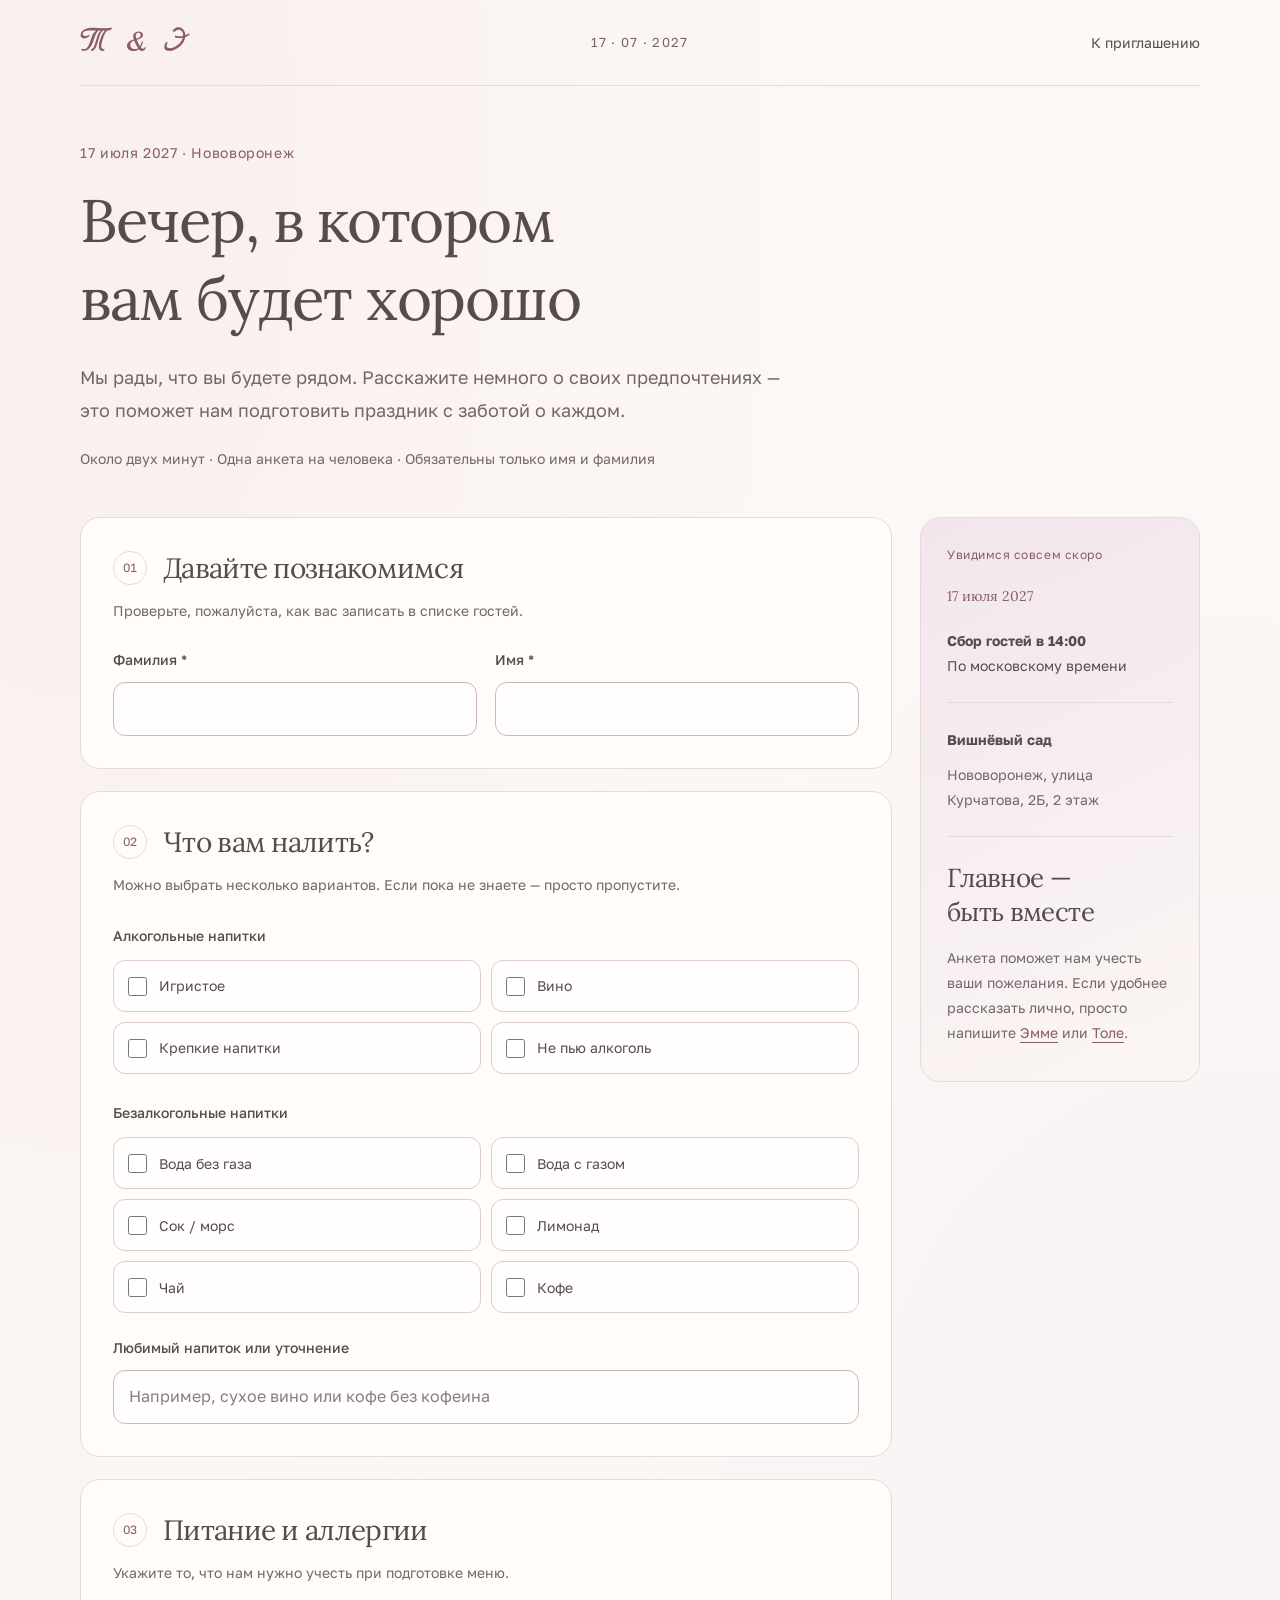
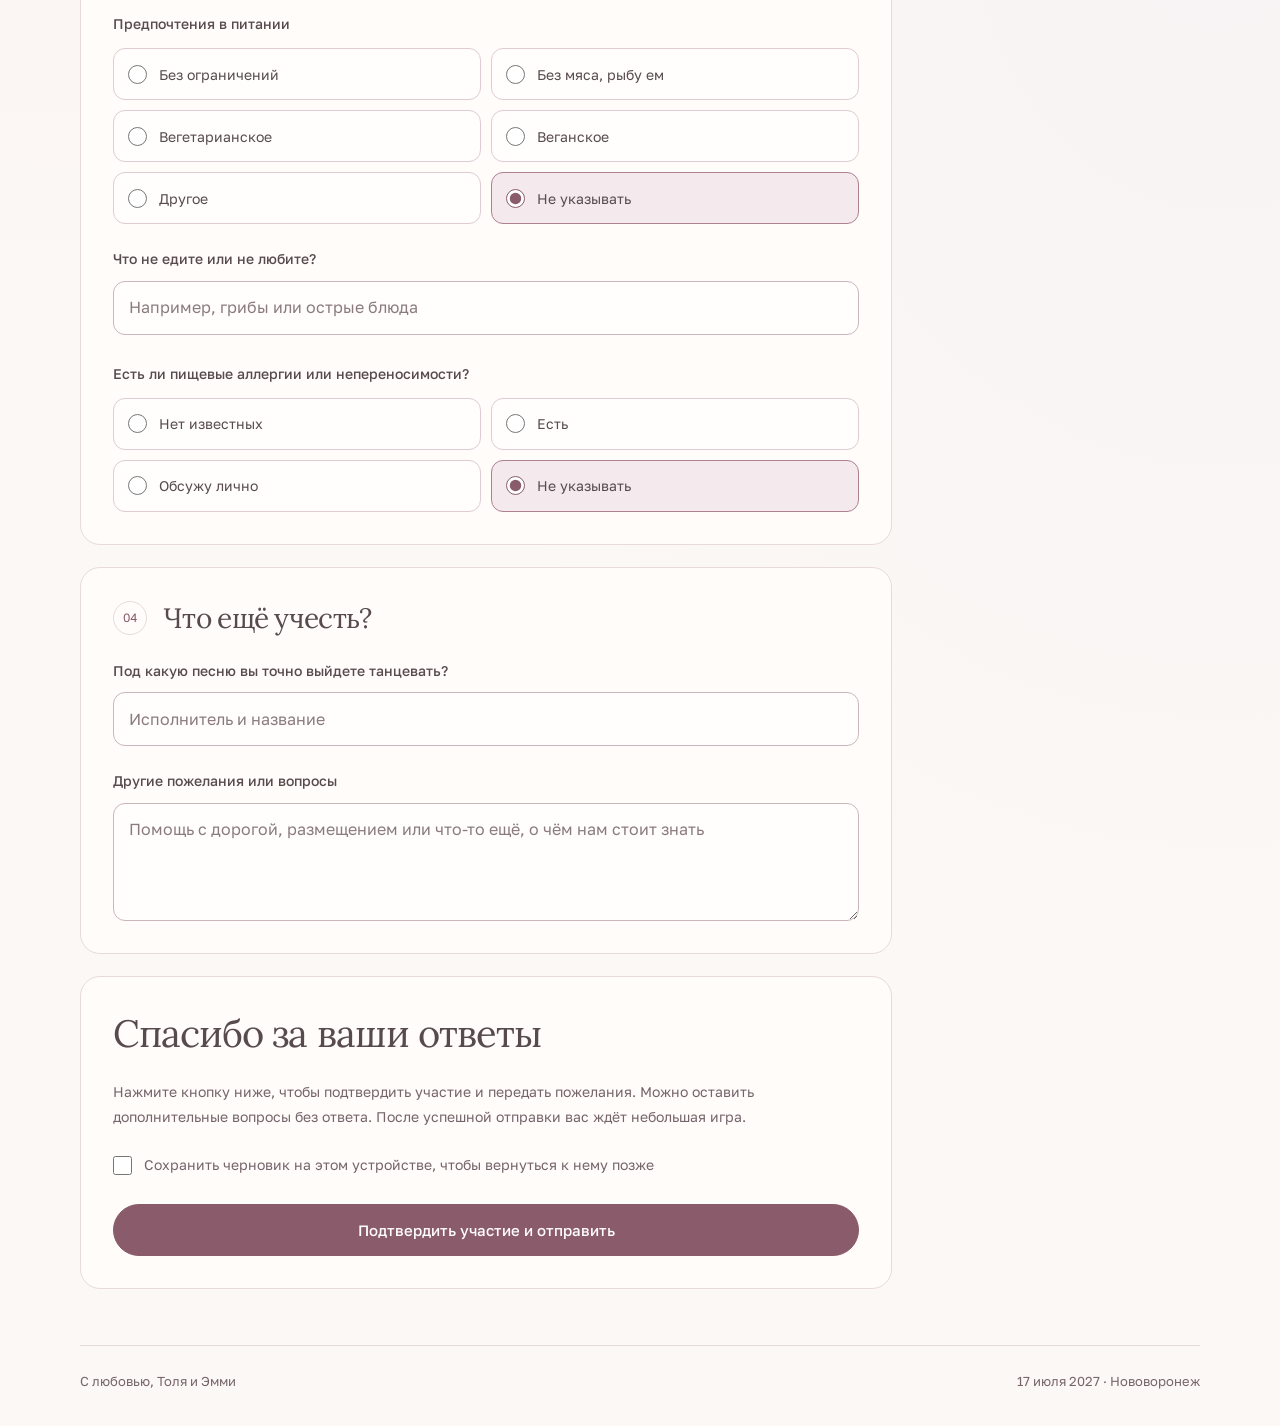
<file: wishes.html>
<!doctype html>
<html lang="ru">
<head>
  <meta charset="utf-8">
  <meta name="viewport" content="width=device-width, initial-scale=1, viewport-fit=cover">
  <meta name="theme-color" content="#FCF8F5">
  <meta name="description" content="Расскажите о своих пожеланиях к свадебному вечеру Толи и Эмми.">
  <title>Ваши пожелания — Толя и Эмми</title>
  <link rel="stylesheet" href="assets/site.css">
  <link rel="stylesheet" href="assets/survey.css">
</head>
<body class="survey-page">
  <div class="wrap">
    <nav class="site-header" aria-label="Навигация"><a class="site-brand" href="index_old.html" aria-label="Толя и Эмми — приглашение">Т &amp; Э</a><span class="site-date">17 · 07 · 2027</span><div class="header-links"><a href="index_old.html#rsvpSection">К приглашению</a></div></nav>
    <header class="survey-header">
      <div class="eyebrow">17 июля 2027 · Нововоронеж</div>
      <h1>Вечер, в котором<br>вам будет хорошо</h1>
      <p class="lead">Мы рады, что вы будете рядом. Расскажите немного о своих предпочтениях — это поможет нам подготовить праздник с заботой о каждом.</p>
      <p class="small">Около двух минут · Одна анкета на человека · Обязательны только имя и фамилия</p>
    </header>
    <main class="layout">
      <form id="wishesForm" aria-label="Анкета пожеланий">
        <noscript><div class="card">Для отправки анкеты включите JavaScript или передайте пожелания <a href="https://t.me/flaylip">Эмми в Telegram</a>.</div></noscript>
        <section class="card" aria-labelledby="guestTitle">
          <div class="section-head"><span class="number" aria-hidden="true">01</span><h2 id="guestTitle">Давайте познакомимся</h2></div>
          <p class="hint">Проверьте, пожалуйста, как вас записать в списке гостей.</p>
          <div class="fields">
            <div><label class="field-label" for="lastName">Фамилия *</label><input id="lastName" name="lastName" type="text" autocomplete="family-name" maxlength="80" required></div>
            <div><label class="field-label" for="firstName">Имя *</label><input id="firstName" name="firstName" type="text" autocomplete="given-name" maxlength="80" required></div>
          </div>
        </section>
        <section class="card" aria-labelledby="drinksTitle">
          <div class="section-head"><span class="number" aria-hidden="true">02</span><h2 id="drinksTitle">Что вам налить?</h2></div>
          <p class="hint">Можно выбрать несколько вариантов. Если пока не знаете — просто пропустите.</p>
          <fieldset><legend>Алкогольные напитки</legend>
            <div class="choices">
              <label class="choice"><input type="checkbox" name="alcohol" value="Игристое">Игристое</label>
              <label class="choice"><input type="checkbox" name="alcohol" value="Белое вино">Вино</label>
              <label class="choice"><input type="checkbox" name="alcohol" value="Крепкие напитки">Крепкие напитки</label>
              <label class="choice"><input id="noAlcohol" type="checkbox" name="alcohol" value="Не пью алкоголь">Не пью алкоголь</label>
            </div>
          </fieldset>
          <fieldset><legend>Безалкогольные напитки</legend>
            <div class="choices">
              <label class="choice"><input type="checkbox" name="softDrinks" value="Вода без газа">Вода без газа</label>
              <label class="choice"><input type="checkbox" name="softDrinks" value="Вода с газом">Вода с газом</label>
              <label class="choice"><input type="checkbox" name="softDrinks" value="Сок / морс">Сок / морс</label>
              <label class="choice"><input type="checkbox" name="softDrinks" value="Лимонад">Лимонад</label>
              <label class="choice"><input type="checkbox" name="softDrinks" value="Чай">Чай</label>
              <label class="choice"><input type="checkbox" name="softDrinks" value="Кофе">Кофе</label>
            </div>
          </fieldset>
          <label class="field-label" for="drinkNotes">Любимый напиток или уточнение</label>
          <input id="drinkNotes" name="drinkNotes" type="text" maxlength="300" placeholder="Например, сухое вино или кофе без кофеина">
        </section>
        <section class="card" aria-labelledby="foodTitle">
          <div class="section-head"><span class="number" aria-hidden="true">03</span><h2 id="foodTitle">Питание и аллергии</h2></div>
          <p class="hint">Укажите то, что нам нужно учесть при подготовке меню.</p>
          <fieldset><legend>Предпочтения в питании</legend>
            <div class="choices">
              <label class="choice"><input type="radio" name="diet" value="Без ограничений">Без ограничений</label>
              <label class="choice"><input type="radio" name="diet" value="Без мяса, рыбу ем">Без мяса, рыбу ем</label>
              <label class="choice"><input type="radio" name="diet" value="Вегетарианское">Вегетарианское</label>
              <label class="choice"><input type="radio" name="diet" value="Веганское">Веганское</label>
              <label class="choice"><input type="radio" name="diet" value="Другое">Другое</label>
              <label class="choice"><input type="radio" name="diet" value="" checked>Не указывать</label>
            </div>
          </fieldset>
          <label class="field-label" for="foodNotes">Что не едите или не любите?</label>
          <input id="foodNotes" name="foodNotes" type="text" maxlength="500" placeholder="Например, грибы или острые блюда">
          <fieldset><legend>Есть ли пищевые аллергии или непереносимости?</legend>
            <div class="choices">
              <label class="choice"><input type="radio" name="allergyStatus" value="Нет известных">Нет известных</label>
              <label class="choice"><input type="radio" name="allergyStatus" value="Есть">Есть</label>
              <label class="choice"><input type="radio" name="allergyStatus" value="Обсужу лично">Обсужу лично</label>
              <label class="choice"><input type="radio" name="allergyStatus" value="" checked>Не указывать</label>
            </div>
          </fieldset>
          <div id="allergyDetailsRow" hidden>
            <label class="field-label" for="allergyDetails">Какие продукты необходимо исключить?</label>
            <textarea id="allergyDetails" name="allergyDetails" maxlength="1200" aria-describedby="allergyHint" placeholder="Перечислите продукты и важные уточнения"></textarea>
            <p class="small" id="allergyHint">Если нужны особые условия приготовления, напишите об этом — мы свяжемся с вами для уточнения.</p>
          </div>
        </section>
        <section class="card" aria-labelledby="extraTitle">
          <div class="section-head"><span class="number" aria-hidden="true">04</span><h2 id="extraTitle">Что ещё учесть?</h2></div>
          <label class="field-label" for="song">Под какую песню вы точно выйдете танцевать?</label>
          <input id="song" name="song" type="text" maxlength="300" placeholder="Исполнитель и название">
          <label class="field-label" for="notes">Другие пожелания или вопросы</label>
          <textarea id="notes" name="notes" maxlength="1500" placeholder="Помощь с дорогой, размещением или что-то ещё, о чём нам стоит знать"></textarea>
        </section>
        <section class="card" aria-labelledby="sendTitle">
          <h2 id="sendTitle">Спасибо за ваши ответы</h2>
          <p class="hint">Нажмите кнопку ниже, чтобы подтвердить участие и передать пожелания. Можно оставить дополнительные вопросы без ответа. После успешной отправки вас ждёт небольшая игра.</p>
          <label class="inline-choice"><input id="rememberDraft" type="checkbox"><span>Сохранить черновик на этом устройстве, чтобы вернуться к нему позже</span></label>
          <p class="small" id="draftStatus" role="status"></p>
          <button class="btn submit" id="submitBtn" type="submit" disabled>Подтвердить участие и отправить</button>
          <div id="submitStatus" class="status" role="status" aria-live="polite" tabindex="-1"></div>
          <div id="fallback" hidden>
            <p class="small">Можно передать ответы лично: скопируйте текст, откройте чат и отправьте сообщение.</p>
            <label class="field-label" for="messageText">Ваши ответы</label>
            <textarea id="messageText" readonly></textarea>
            <div class="actions">
              <button class="btn secondary" id="copyBtn" type="button">Скопировать ответы</button>
              <a class="btn secondary" href="https://t.me/flaylip" target="_blank" rel="noopener noreferrer">Написать Эмме</a>
              <a class="btn secondary" href="https://t.me/chtoliaa" target="_blank" rel="noopener noreferrer">Написать Толе</a>
            </div>
            <p id="copyStatus" class="small" role="status"></p>
          </div>
        </section>
      </form>
      <aside aria-label="О празднике">
        <div class="card">
          <div class="eyebrow">Увидимся совсем скоро</div>
          <p class="event-date"><time datetime="2027-07-17">17 июля 2027</time></p>
          <p><strong>Сбор гостей в 14:00</strong><br>По московскому времени</p>
          <hr class="divider">
          <p><strong>Вишнёвый сад</strong></p>
          <p class="small">Нововоронеж, улица Курчатова, 2Б, 2 этаж</p>
          <hr class="divider">
          <h3>Главное — быть вместе</h3>
          <p class="small">Анкета поможет нам учесть ваши пожелания. Если удобнее рассказать лично, просто напишите <a href="https://t.me/flaylip" target="_blank" rel="noopener noreferrer">Эмме</a> или <a href="https://t.me/chtoliaa" target="_blank" rel="noopener noreferrer">Толе</a>.</p>
        </div>
      </aside>
    </main>
  </div>
  <footer class="site-footer wrap"><span>С любовью, Толя и Эмми</span><span>17 июля 2027 · Нововоронеж</span></footer>
  <script>
  (() => {
    'use strict';
    const ENDPOINT = 'https://script.google.com/macros/s/AKfycbziWVr6gYXlTcySN4xcoV_OCU8NHQEMioSktK39JGT90acP76PddcFF4nnu_pTtL3pk/exec';
    const DRAFT_KEY = 'weddingWishesDraft:2027:v1';
    const byId = id => document.getElementById(id);
    const form = byId('wishesForm');
    const submitBtn = byId('submitBtn');
    const status = byId('submitStatus');
    const remember = byId('rememberDraft');
    const textFields = ['firstName', 'lastName', 'drinkNotes', 'foodNotes', 'allergyDetails', 'song', 'notes'];
    let pending = false;
    let draftTimer;
    let lastSignature = '';
    let submissionId = '';
    const selected = name => [...form.querySelectorAll(`input[name="${name}"]:checked`)].map(input => input.value);
    function values() {
      return {
        firstName: byId('firstName').value.trim(), lastName: byId('lastName').value.trim(),
        alcohol: selected('alcohol'), softDrinks: selected('softDrinks'),
        drinkNotes: byId('drinkNotes').value.trim(), diet: selected('diet')[0] || '',
        foodNotes: byId('foodNotes').value.trim(), allergyStatus: selected('allergyStatus')[0] || '',
        allergyDetails: selected('allergyStatus')[0] === 'Есть' ? byId('allergyDetails').value.trim() : '',
        song: byId('song').value.trim(), notes: byId('notes').value.trim()
      };
    }
    function updateAllergy() {
      byId('allergyDetailsRow').hidden = selected('allergyStatus')[0] !== 'Есть';
    }
    function restore(data) {
      for (const key of textFields) {
        if (typeof data[key] === 'string') byId(key).value = data[key].slice(0, byId(key).maxLength);
      }
      for (const name of ['alcohol', 'softDrinks', 'diet', 'allergyStatus']) {
        const list = Array.isArray(data[name]) ? data[name] : [data[name] || ''];
        form.querySelectorAll(`input[name="${name}"]`).forEach(input => { input.checked = list.includes(input.value); });
      }
      if (byId('noAlcohol').checked) {
        form.querySelectorAll('input[name="alcohol"]').forEach(input => { if (input.id !== 'noAlcohol') input.checked = false; });
      }
      updateAllergy();
    }
    function saveDraft() {
      clearTimeout(draftTimer);
      if (!remember.checked) return;
      try {
        localStorage.setItem(DRAFT_KEY, JSON.stringify(values()));
        byId('draftStatus').textContent = 'Черновик сохранён на этом устройстве. Он ещё не отправлен.';
      } catch {
        byId('draftStatus').textContent = 'Не удалось сохранить черновик на этом устройстве. Анкету можно отправить без сохранения.';
      }
    }
    function clearDraft() {
      clearTimeout(draftTimer);
      try {
        localStorage.removeItem(DRAFT_KEY);
        byId('draftStatus').textContent = '';
      } catch {
        byId('draftStatus').textContent = 'Не удалось удалить ранее сохранённый черновик с этого устройства.';
      }
    }
    let draft;
    try {
      const raw = localStorage.getItem(DRAFT_KEY);
      if (raw) {
        const parsed = JSON.parse(raw);
        if (parsed && typeof parsed === 'object' && !Array.isArray(parsed)) draft = parsed;
      }
    } catch { /* Storage is optional. */ }
    let guest;
    try { guest = JSON.parse(sessionStorage.getItem('weddingGuest') || 'null'); } catch { /* Optional prefill. */ }
    if (!guest) {
      try { guest = {firstName: localStorage.getItem('guestFirstName') || '', lastName: localStorage.getItem('guestLastName') || ''}; } catch { /* The guest can enter names. */ }
    }
    // A draft belongs to one guest; never attach another guest's dietary details.
    const guestHasName = guest && (guest.firstName || guest.lastName);
    const sameGuest = draft && guest && draft.firstName === guest.firstName && draft.lastName === guest.lastName;
    if (draft && (!guestHasName || sameGuest)) {
      restore(draft); remember.checked = true;
      byId('draftStatus').textContent = 'Ваш черновик восстановлен. Проверьте ответы перед отправкой.';
    } else if (guest) {
      for (const key of ['firstName', 'lastName']) if (typeof guest[key] === 'string') byId(key).value = guest[key].slice(0, 80);
    }
    form.addEventListener('change', event => {
      const input = event.target;
      if (input.name === 'alcohol' && input.checked) {
        if (input.id === 'noAlcohol') form.querySelectorAll('input[name="alcohol"]').forEach(other => { if (other !== input) other.checked = false; });
        else byId('noAlcohol').checked = false;
      }
      updateAllergy();
      if (input === remember && !remember.checked) clearDraft();
      else saveDraft();
    });
    form.addEventListener('input', () => {
      clearTimeout(draftTimer);
      draftTimer = setTimeout(saveDraft, 350);
      // A changed answer needs its own delivery confirmation.
      status.textContent = '';
      byId('fallback').hidden = true;
    });
    window.addEventListener('pagehide', saveDraft);
    function summary(data) {
      return [
        `Анкета гостя: ${data.lastName} ${data.firstName}`, 'Свадьба Толи и Эмми — 17 июля 2027', 'Участие: приду',
        `Алкоголь: ${data.alcohol.join(', ') || 'не указано'}`,
        `Безалкогольные напитки: ${data.softDrinks.join(', ') || 'не указано'}`,
        `Уточнение по напиткам: ${data.drinkNotes || '—'}`, `Питание: ${data.diet || 'не указано'}`,
        `Предпочтения в еде: ${data.foodNotes || '—'}`, `Аллергии / непереносимости: ${data.allergyStatus || 'не указано'}`,
        ...(data.allergyDetails ? [`Исключить: ${data.allergyDetails}`] : []),
        `Песня: ${data.song || '—'}`, `Другие пожелания: ${data.notes || '—'}`
      ].join('\n');
    }
    function showStatus(text, kind) {
      status.textContent = text;
      status.dataset.kind = kind;
    }
    function showFallback(data) {
      byId('messageText').value = summary(data);
      byId('fallback').hidden = false;
    }
    function lock(value) {
      pending = value;
      form.setAttribute('aria-busy', String(value));
      form.querySelectorAll('input, textarea, button').forEach(input => { input.disabled = value; });
      submitBtn.textContent = value ? 'Отправляем…' : 'Подтвердить участие и отправить';
    }
    form.addEventListener('submit', async event => {
      event.preventDefault();
      if (pending) return;
      for (const key of ['firstName', 'lastName']) byId(key).value = byId(key).value.trim();
      if (!form.reportValidity()) return;
      const data = values();
      const signature = JSON.stringify(data);
      if (signature !== lastSignature) {
        submissionId = globalThis.crypto?.randomUUID?.() || `wishes-${Date.now()}-${Math.random().toString(36).slice(2)}`;
        lastSignature = signature;
      }
      const {firstName, lastName, ...wishes} = data;
      const payload = {firstName, lastName, willAttend: true, variant: 'old', ts: new Date().toISOString(), schemaVersion: 2, submissionId, wishes};
      saveDraft();
      lock(true);
      byId('fallback').hidden = true;
      showStatus('Отправляем участие и пожелания…', 'pending');
      const controller = new AbortController();
      const timeout = setTimeout(() => controller.abort(), 15000);
      try {
        const response = await fetch(ENDPOINT, {method:'POST', body:JSON.stringify(payload), signal:controller.signal});
        if (!response.ok) throw new Error(`HTTP ${response.status}`);
        const result = await response.json();
        const accepted = result && (result.ok === true || result.success === true || ['ok', 'success'].includes(result.status));
        if (!accepted || result.error || result.ok === false || result.success === false) throw new Error('Not confirmed');
        if (result.wishesSaved === true) {
          showStatus('Спасибо! Ваше участие и пожелания приняты. Очень ждём встречи с вами!', 'success');
          remember.checked = false;
          clearDraft();
          try { sessionStorage.setItem('weddingSurveyComplete', 'yes'); } catch { /* The game also works without storage. */ }
          let gameUrl = 'game.html';
          if (result.gameAccess && typeof result.gameAccess.token === 'string') {
            try { sessionStorage.setItem('weddingGameAccess', JSON.stringify(result.gameAccess)); }
            catch { gameUrl += '#access=' + encodeURIComponent(JSON.stringify(result.gameAccess)); }
          } else {
            try { sessionStorage.removeItem('weddingGameAccess'); } catch { /* Optional storage. */ }
          }
          window.location.assign(gameUrl);
        } else {
          showStatus('Участие подтверждено, но сохранение пожеланий не подтверждено. Передайте их Эмми или Толе по ссылкам ниже.', 'warning');
          showFallback(data);
        }
      } catch {
        showStatus('Подтверждение отправки не получено. Ваши ответы остались в форме. Попробуйте ещё раз или передайте их Эмми или Толе.', 'warning');
        showFallback(data);
      } finally {
        clearTimeout(timeout);
        lock(false);
        status.focus();
      }
    });
    byId('copyBtn').addEventListener('click', async () => {
      try {
        await navigator.clipboard.writeText(byId('messageText').value);
        byId('copyStatus').textContent = 'Текст скопирован. Откройте чат, вставьте его и отправьте.';
      } catch {
        byId('messageText').focus(); byId('messageText').select();
        byId('copyStatus').textContent = 'Текст выделен — скопируйте его вручную и отправьте в чат.';
      }
    });
    updateAllergy();
    submitBtn.disabled = false;
  })();
  </script>
</body>
</html>
</file>
<file: assets/site.css>
/* Светлая палитра и общие компоненты. Шрифты хранятся рядом с сайтом. */
@font-face { font-family:'Lora'; src:url('fonts/Lora.ttf') format('truetype'); font-style:normal; font-weight:400 700; font-display:swap; }
@font-face { font-family:'Golos Text'; src:url('fonts/GolosText.ttf') format('truetype'); font-style:normal; font-weight:400 900; font-display:swap; }
@font-face { font-family:'Marck Script'; src:url('fonts/MarckScript-Regular.ttf') format('truetype'); font-style:normal; font-weight:400; font-display:swap; }
:root {
  color-scheme:light;
  --bg:#FCF8F5; --surface:#FFFCFA; --surface-raised:#F8EEED;
  --ink:#574B4E; --text:var(--ink); --muted:#75656B;
  --accent:#895B6B; --accent-hover:#7D5060; --accent-2:#6F806E;
  --line:#E7DADB; --soft:#F4E9EC; --rose:#C794A5; --danger:#9D4F59;
  --paper:var(--surface); --radius:20px; --shadow:0 16px 60px #704C5910;
  --font-body:'Golos Text',system-ui,-apple-system,'Segoe UI',sans-serif;
  --font-display:'Lora',Georgia,'Times New Roman',serif;
  --font-script:'Marck Script','Lora',Georgia,serif;
}
*,*::before,*::after { box-sizing:border-box; }
[hidden] { display:none !important; }
html { scroll-behavior:auto; -webkit-text-size-adjust:100%; text-size-adjust:100%; }
body { margin:0; min-height:100vh; background:radial-gradient(ellipse at 5% 5%,#F0DAE14D,transparent 45%),radial-gradient(ellipse at 95% 50%,#E9E3F040,transparent 50%),var(--bg); color:var(--ink); font:400 16px/1.8 var(--font-body); -webkit-font-smoothing:antialiased; }
button,input,textarea,select { font:inherit; }
button,a { -webkit-tap-highlight-color:transparent; }
a { color:var(--accent); text-underline-offset:4px; text-decoration-thickness:1px; }
:focus-visible { outline:2px solid var(--accent); outline-offset:4px; }
::selection { background:#EBD4DF; color:var(--ink); }
h1,h2,h3 { font-family:var(--font-display); color:var(--ink); font-weight:400; line-height:1.3; letter-spacing:-.025em; margin:0 0 .55em; text-wrap:balance; }
h1 { font-size:clamp(36px,5vw,60px); }
h2 { font-size:clamp(28px,3.5vw,40px); }
h3 { font-size:clamp(24px,2.6vw,30px); }
p { margin:.7em 0; }
.wrap,.shell { width:min(1120px,calc(100% - 48px)); margin-inline:auto; }
.site-header { display:flex; align-items:center; justify-content:space-between; gap:24px; min-height:86px; border-bottom:1px solid var(--line); }
.site-brand { font:400 37px/1.25 var(--font-script); color:var(--accent); white-space:nowrap; text-decoration:none; }
.site-date { font-size:13px; letter-spacing:.1em; color:var(--muted); white-space:nowrap; }
.header-links { display:flex; align-items:center; gap:24px; }
.header-note { color:var(--muted); font-size:13px; }
.header-links a { color:var(--ink); font-size:14px; text-decoration:none; padding:12px 0; }
.header-links a:hover { color:var(--accent); }
.site-footer { display:flex; justify-content:space-between; align-items:center; gap:20px; margin-top:34px; padding:24px 0 32px; border-top:1px solid var(--line); color:var(--muted); font-size:13px; }
.eyebrow,.kicker { color:var(--accent); font-size:14px; font-weight:400; letter-spacing:.045em; text-transform:none; }
.lead { font-size:18px; line-height:1.85; color:var(--muted); }
.small,.hint { font-size:14px; line-height:1.8; color:var(--muted); }
.card,.detail { background:var(--surface); border:1px solid var(--line); border-radius:var(--radius); }
.btn,.submit-button { display:inline-flex; align-items:center; justify-content:center; gap:10px; min-height:52px; padding:13px 25px; background:var(--accent); border:1px solid var(--accent); border-radius:999px; color:#FFFDFC; font:500 15px/1.55 var(--font-body); text-decoration:none; cursor:pointer; touch-action:manipulation; transition:background .2s,box-shadow .2s,transform .2s; }
.btn:hover,.submit-button:hover { background:var(--accent-hover); border-color:var(--accent-hover); box-shadow:0 5px 18px #9061711A; }
.btn.secondary,.btn-outline,.btn-ghost { color:var(--accent); background:#FFFDFC99; border-color:#C8A8B3; font-weight:400; box-shadow:none; }
.btn.secondary:hover,.btn-outline:hover,.btn-ghost:hover { background:var(--soft); border-color:var(--accent); }
.btn:disabled,.submit-button:disabled,.btn[aria-disabled=true] { opacity:.5; cursor:default; box-shadow:none; }
.btn svg { width:20px; height:20px; flex:0 0 20px; }
.actions { display:flex; gap:12px; flex-wrap:wrap; margin-top:22px; }
.field { min-width:0; }
.field label,.field-label { display:block; color:var(--ink); font-size:14px; font-weight:500; margin:0 0 9px; }
input[type=text],textarea { display:block; width:100%; min-height:54px; color:var(--ink); background:#FFFEFD; border:1px solid #CBB6BE; border-radius:12px; padding:13px 15px; font:400 16px/1.6 var(--font-body); transition:border-color .2s,background .2s; }
input[type=text]:hover,textarea:hover { border-color:#B88D9E; }
input[type=text]:focus-visible,textarea:focus-visible { outline:2px solid var(--accent); outline-offset:2px; background:#FFFDFC; }
input::placeholder,textarea::placeholder { color:#8B7B81; }
input:autofill { box-shadow:0 0 0 100px #FFF9FB inset; -webkit-text-fill-color:var(--ink); }
textarea { min-height:118px; resize:vertical; }
input[type=checkbox],input[type=radio] { accent-color:var(--accent); width:19px; height:19px; margin:0; flex:0 0 19px; }
.error { color:var(--danger); font-size:14px; }
.art { display:block; background-image:url('game-sprites.png'); background-repeat:no-repeat; background-size:200% 200%; }
.art.ivory { background-position:0 0; }
.art.rose { background-position:100% 0; }
.art.rings { background-position:0 100%; }
.art.basket { background-position:100% 100%; }
@media(max-width:800px) { .site-header { min-height:74px; } .site-date { display:none; } }
@media(max-width:560px) { .wrap,.shell { width:calc(100% - 32px); } .site-header { gap:16px; min-height:68px; } .site-brand { font-size:32px; } .header-links { gap:16px; } .header-links a { font-size:14px; } .site-footer { flex-direction:column; align-items:flex-start; gap:5px; margin-top:22px; } .lead { font-size:17px; } }
@media(prefers-reduced-motion:reduce) { *,*::before,*::after { animation:none !important; transition:none !important; scroll-behavior:auto !important; } }
</file>
<file: assets/entry.css>
.entry-page { min-height:100svh; }
.entry-page.intro-lock { overflow:hidden; }
.entry-page #intro { position:fixed; inset:0; z-index:20; display:grid; place-items:center; padding:20px; background:radial-gradient(ellipse at 50% 45%,#FFFDFC,#F8EFF3); }
.handwriting { display:block; width:min(900px,100%); height:auto; overflow:visible; }
.ink-letter { fill:var(--accent); }
.ink-line-1 { fill:#986477; }
.ink-trace { opacity:0; }
.writing-pen { color:#9C7381; opacity:0; filter:drop-shadow(0 2px 2px #90617120); pointer-events:none; }
.intro-skip { position:absolute; bottom:max(26px,env(safe-area-inset-bottom)); left:50%; transform:translateX(-50%); min-height:44px; padding:10px 20px; background:transparent; border:1px solid #DEC9D2; border-radius:999px; color:var(--muted); font:400 14px/1.6 var(--font-body); cursor:pointer; }
.intro-skip:hover { background:var(--soft); color:var(--accent); }
#intro.is-leaving { animation:intro-out .5s ease-in forwards; }
@keyframes intro-out { to { opacity:0; transform:translateY(-4px); } }
.entry-page #app { opacity:0; transform:translateY(10px); pointer-events:none; transition:opacity .45s,transform .45s; }
.entry-page.intro-done #app { opacity:1; transform:none; pointer-events:auto; }
.entry-layout { display:grid; grid-template-columns:1.05fr 1fr; align-items:center; gap:70px; min-height:calc(100svh - 190px); padding:48px 0; }
.entry-story { position:relative; min-height:510px; padding:40px 0 0; }
.entry-names { font:400 clamp(68px,7.8vw,112px)/1.05 var(--font-script); letter-spacing:-.025em; margin:28px 0 0; position:relative; z-index:1; }
.entry-names em { display:block; font-style:normal; color:var(--accent); font-weight:400; margin-left:54px; }
.entry-date { position:relative; z-index:1; max-width:220px; color:var(--muted); font-size:14px; letter-spacing:.12em; margin:28px 0 0; }
.entry-flowers { position:absolute; right:0; bottom:0; width:290px; height:240px; pointer-events:none; }
.entry-flowers .ivory { width:270px; height:270px; position:absolute; right:0; bottom:0; transform:rotate(-16deg); filter:drop-shadow(0 14px 24px #9061711A); }
.entry-flowers .rose { width:170px; height:170px; position:absolute; left:-30px; bottom:-10px; transform:rotate(18deg); }
.entry-card { padding:clamp(28px,4vw,52px); background:linear-gradient(140deg,#FFFDFC,#F7EDF1); border:1px solid var(--line); border-radius:24px; box-shadow:var(--shadow); position:relative; }
.entry-card::before { content:''; display:block; width:42px; border-top:1px solid var(--accent); margin-bottom:24px; }
.entry-card h1 { font-size:clamp(30px,3.5vw,44px); margin:12px 0 18px; }
.entry-card .lead { font-size:16px; margin:0 0 26px; }
.entry-card .fields { display:grid; grid-template-columns:1fr 1fr; gap:16px; }
.entry-card .error { min-height:24px; margin:12px 0 0; }
.entry-card .submit-button { width:100%; margin-top:8px; }
.privacy-note { font-size:13px; color:var(--muted); margin:18px 0 0; }
.no-script { position:fixed; inset:0; z-index:21; display:grid; align-content:center; justify-content:center; gap:14px; margin:0; padding:32px; background:var(--bg); color:var(--ink); text-align:center; }
.entry-page .site-footer { margin-top:0; }
@media(max-width:1000px) { .entry-layout { gap:40px; } .entry-story { min-height:460px; } .entry-flowers { right:-14px; transform:scale(.85); transform-origin:right bottom; } }
@media(max-width:760px) { .entry-layout { grid-template-columns:1fr; gap:32px; padding:32px 0; } .entry-story { min-height:220px; padding:10px 0; } .entry-names { font-size:82px; margin-top:18px; } .entry-names em { margin-left:35px; } .entry-flowers { right:0; bottom:0; transform:scale(.7); } .entry-date { font-size:12px; margin-top:22px; } .entry-card { max-width:620px; width:100%; margin:auto; } }
@media(max-width:480px) { .entry-story { min-height:215px; } .entry-names { font-size:66px; } .entry-date { max-width:160px; letter-spacing:.03em; } .entry-flowers { transform:scale(.5); right:-12px; bottom:0; } .entry-card { padding:28px 22px; } .entry-card .fields { grid-template-columns:1fr; gap:18px; } .entry-story>.eyebrow { max-width:230px; } }
</file>
<file: assets/game.css>
.game-layout { display:grid; grid-template-columns:250px minmax(0,1fr); gap:44px; align-items:start; padding:40px 0 24px; }
.intro { padding:32px 0 0; }

h1 { font-size:clamp(38px,4vw,54px); line-height:1.2; letter-spacing:-.025em; margin:24px 0; }
h1 em { color:var(--accent); font:400 1.25em/1.15 var(--font-script); }
.intro-text { color:var(--muted); font-size:15px; line-height:1.8; max-width:240px; }
.rules { margin-top:36px; padding-top:22px; border-top:1px solid var(--line); }
.rules summary { cursor:pointer; font-size:14px; color:var(--accent); list-style:none; }
.rules summary::-webkit-details-marker { display:none; }
.rules summary::after { content:' −'; }
.rules:not([open]) summary::after { content:' +'; }
.rule-list { margin:16px 0 0; padding:0; list-style:none; }
.rule-list li { display:flex; justify-content:space-between; gap:12px; padding:10px 0; color:var(--muted); font-size:14px; border-bottom:1px solid #E7DADB99; }
.rule-list b { color:var(--ink); font-weight:500; }
.rank-note { color:var(--muted); font-size:13px; margin:22px 0; }
.game { min-width:0; }
.player-row { display:flex; justify-content:space-between; align-items:center; gap:16px; margin:0 0 14px; min-height:26px; }
#playerName { margin:0; color:var(--muted); font-size:14px; overflow-wrap:anywhere; }
.change-guest { flex-shrink:0; font-size:14px; color:var(--accent); }
#surveyNotice { margin:0 0 16px; color:#657653; border-left:2px solid #8B9A7D; padding:6px 14px; font-size:14px; }
.game-frame { border:1px solid var(--line); border-radius:22px; background:var(--surface); box-shadow:0 24px 80px #90617114; overflow:hidden; }
.stats { display:grid; grid-template-columns:1fr 1.2fr 1fr; padding:20px 22px; background:#FFFCFA; gap:12px; border-bottom:1px solid var(--line); }
.stat { display:flex; flex-direction:column; justify-content:center; gap:2px; }
.stat:last-child { text-align:right; }
.stat-label { font-size:12px; color:var(--muted); text-transform:none; letter-spacing:0; }
.stat strong { font:500 38px/1.1 var(--font-display); font-variant-numeric:lining-nums tabular-nums; }
.life-stat { align-items:center; }
.life-stat .stat-label { display:flex; align-items:center; gap:8px; }
#lives { font:500 14px/1 var(--font-body); color:var(--ink); }
.life-track { display:flex; gap:12px; height:34px; align-items:center; }
.life { width:11px; height:11px; border:1px solid var(--accent); background:var(--accent); border-radius:50%; transform:none; transition:background .3s,border-color .3s,opacity .3s; }
.life.lost { background:transparent; opacity:.25; }
.stage { position:relative; isolation:isolate; background:radial-gradient(ellipse at 50% 0%,#FFFFFFA0,transparent 65%),linear-gradient(160deg,#FAF2F0,#F0E9F0); }
.stage::after { content:''; position:absolute; inset:12px; pointer-events:none; border:1px solid #CEAFBD66; z-index:1; }
.stage.has-miss::after { border-color:#B9819199; transition:border-color .15s; }
canvas { display:block; width:100%; aspect-ratio:6/4.35; touch-action:none; }
.overlay { position:absolute; inset:0; z-index:2; display:flex; align-items:center; justify-content:center; padding:28px; background:linear-gradient(120deg,#FCF8F5FA,#FAF1F4F5); overflow:auto; }
.panel { display:grid; grid-template-columns:minmax(0,1fr) 180px; align-items:center; gap:24px; max-width:620px; width:100%; padding:18px 8px; }
.panel-copy { min-width:0; }
.panel-kicker { color:var(--accent); font-size:12px; letter-spacing:.02em; text-transform:none; margin:0 0 14px; }
h2 { font-size:clamp(28px,3vw,38px); line-height:1.3; margin:0 0 14px; letter-spacing:-.02em; }
.panel p:not(.panel-kicker) { font-size:14px; color:var(--muted); margin:12px 0 22px; line-height:1.8; }
.panel-art { width:180px; height:190px; position:relative; }

.panel-art .ivory { width:185px; height:185px; position:absolute; top:-14px; left:-12px; transform:rotate(-15deg); filter:drop-shadow(0 15px 24px #9061711A); }
.panel-art .rings { width:125px; height:125px; position:absolute; right:-15px; bottom:-14px; transform:rotate(12deg); filter:drop-shadow(0 10px 15px #9061711A); }
.legend { display:flex; align-items:center; gap:22px; margin:6px 0 20px; }
.legend span { display:flex; align-items:center; gap:4px; font-size:14px; color:var(--accent); }
.legend .art { width:38px; height:38px; }

.controls { display:flex; justify-content:space-between; align-items:center; gap:12px; padding:16px 20px; background:#FFFDFCBB; border-top:1px solid var(--line); }
.arrows { display:flex; gap:8px; }
.arrow { width:52px; min-height:44px; padding:8px; font-size:20px; user-select:none; -webkit-user-select:none; touch-action:none; }
.controls-hint { color:var(--muted); font-size:12px; margin:auto; }
.controls #pauseBtn { min-height:44px; padding:8px 16px; }
.instructions { color:var(--muted); font-size:13px; margin:14px 0; line-height:1.7; }
.delivery { padding:0; margin:16px 0; }
#saveStatus { margin:0; font-size:14px; color:var(--muted); line-height:1.7; }
#saveStatus:not(:empty) { padding:14px 16px; border:1px solid var(--line); background:var(--soft); }
#saveStatus[data-state=success] { border-left:2px solid var(--accent); color:var(--ink); }
#saveStatus[data-state=error] { border-left:2px solid var(--rose); color:#9D4F59; }
#retrySave { margin-top:12px; }
.results { display:grid; grid-template-columns:1fr 1fr; gap:20px; padding:12px 0 20px; }
.results div { display:flex; flex-direction:column; gap:4px; }
.results span { font-size:12px; color:var(--muted); }
.results strong { font:500 42px/1 var(--font-display); color:var(--accent); }
.game[data-state=finished] .panel-art .ivory { opacity:.7; }
.sr-only { position:absolute; width:1px; height:1px; padding:0; margin:-1px; overflow:hidden; clip-path:inset(50%); white-space:nowrap; border:0; }

@media(min-width:1500px) { .game-layout { padding-top:55px; } }
@media(max-width:1050px) {  .game-layout { grid-template-columns:190px minmax(0,1fr); gap:28px; } .panel { grid-template-columns:minmax(0,1fr) 120px; gap:12px; } .panel-art { transform:scale(.75); transform-origin:center; width:120px; } .overlay { padding:20px; } h1 { font-size:52px; } }
@media(max-width:800px) {
    
  .game-layout { display:flex; flex-direction:column; gap:22px; padding-top:24px; }
  .intro { display:contents; } .heading { display:flex; justify-content:space-between; gap:20px; align-items:end; width:100%; }
  h1 { font-size:42px; line-height:1.2; margin:10px 0 0; } h1 br { display:none; } .intro-text { display:none; }
  .rules { order:3; width:100%; margin:0; padding-top:16px; } .rules .rule-list { display:grid; grid-template-columns:1fr 1fr; gap:0 30px; } .rank-note { margin:12px 0; }
  .game { width:100%; } canvas { aspect-ratio:6/4.8; } .panel { grid-template-columns:minmax(0,1fr) 160px; } .panel-art { width:160px; transform:scale(.9); }
  .eyebrow { font-size:12px; } .controls-hint { display:none; }
}
@media(max-width:480px) {
    
  .game-layout { padding-top:20px; gap:18px; } h1 { font-size:38px; }
  .player-row { flex-wrap:wrap; gap:4px 16px; margin-bottom:10px; } #playerName { font-size:13px; }
  .stats { padding:16px; gap:6px; } .stat strong { font-size:32px; } .stat-label { font-size:12px; letter-spacing:.03em; } .life-track { gap:9px; } .life { width:8px; height:8px; }
  canvas { aspect-ratio:4/5.4; min-height:460px; } .overlay { padding:24px; align-items:center; }
  .panel { display:flex; flex-direction:column-reverse; gap:8px; padding:0; text-align:center; }
  .panel-art { display:none; }
  .panel-art .ivory { width:100px; height:100px; top:-12px; left:5px; } .panel-art .rings { display:none; }
  h2 { font-size:28px; line-height:1.25; } .panel-kicker { margin-bottom:10px; } .panel p:not(.panel-kicker) { margin:10px 0 14px; line-height:1.65; }
  .legend { justify-content:center; margin:0 0 18px; } .results { text-align:center; padding-bottom:18px; }
  .controls { padding:12px 14px; } .rules .rule-list { display:block; } 
}
</file>
<file: assets/invitation.css>
.invite-page>section:not(.crossfade) { padding:70px 0 0; scroll-margin-top:24px; }
.crossfade { height:220vh; height:220svh; position:relative; padding:0; background:var(--bg); }
.crossfade .sticky { position:sticky; top:0; height:100vh; height:100svh; overflow:hidden; }
.photo-frame { position:relative; width:100%; height:100%; background:linear-gradient(145deg,#F0E4E9,#F8F2EF); }
.photo-layer { position:absolute; inset:0; will-change:opacity,transform; translate:var(--gx,0px) var(--gy,0px); }
.photo-layer>img { display:block; width:100%; height:100%; object-fit:cover; object-position:center; }
.photo-layer.child { z-index:1; }
.photo-layer.adult { z-index:2; opacity:0; }
.gradient-top,.gradient-bottom { display:none; }
.hero-nav { position:absolute; top:0; left:0; right:0; z-index:4; }
.hero-nav .site-header { min-height:70px; margin-top:14px; padding:10px 22px; background:#FFFCFAF5; border:1px solid #E5D5DA; border-radius:18px; box-shadow:0 5px 24px #47374012; }
.hero-nav .site-brand { color:#75465B; text-shadow:none; }
.hero-nav .header-links a,.hero-nav .site-date { color:#49383F; font-size:14px; font-weight:500; text-shadow:none; }
.intro-title { position:absolute; inset:auto 0 6vh; z-index:4; width:fit-content; max-width:calc(100% - 48px); text-align:center; }
.hero-caption { display:inline-block; max-width:100%; padding:24px 36px; background:#FFFCFAF0; border:1px solid #F4E5EA; border-radius:24px; box-shadow:0 8px 32px #47374014; }
.intro-title .names,.intro-title .date,.intro-title .eyebrow { text-shadow:none; }
.intro-title .eyebrow { margin:0 0 8px; color:#75465B; font-size:14px; font-weight:500; letter-spacing:.025em; }
.intro-title .names { font:400 clamp(58px,8vw,96px)/1.25 var(--font-script); color:#49383F; margin:0 0 10px; letter-spacing:-.015em; }
.name-btn { background:none; border:0; padding:0; margin:0; color:inherit; font:inherit; cursor:pointer; }
.intro-title .amp { color:#75465B; font-style:normal; }
.intro-title .date { font-size:16px; font-weight:500; letter-spacing:.045em; color:#49383F; }
.intro-title .actions { justify-content:center; margin-top:18px; }
.intro-title .btn-ghost { color:#75465B; background:#FFFCFAF5; border-color:#E5D5DA; }
.invite-page .card { padding:clamp(26px,4vw,48px); }
.grid { display:grid; gap:40px; }
.grid.cols-2 { grid-template-columns:1.12fr .88fr; }
#about>.card { background:none; border:0; box-shadow:none; padding:16px 0 12px; }
#about .lead { color:var(--ink); }
#about .quote { font:400 clamp(32px,3.5vw,40px)/1.4 var(--font-script); color:var(--accent); margin:8px 0 24px; }
#about .grid>div:last-child { padding-left:32px; border-left:1px solid var(--line); }
.section-heading { margin:0 0 30px; }
.section-heading h2 { margin:12px 0 0; }
.details-grid { display:grid; grid-template-columns:1.05fr 1fr; gap:24px; }
.detail { padding:32px; }
.detail:first-child { grid-row:span 2; }
.detail .kicker { margin-bottom:16px; }
.big { font-size:20px; line-height:1.55; }
.big strong { font-family:var(--font-display); font-size:32px; font-weight:500; }
.detail p { color:var(--muted); }
.detail.dresscode .big { font-size:18px; line-height:1.8; }
.timeline { display:grid; gap:0; margin-top:24px !important; }
.slot { display:grid; grid-template-columns:68px 1fr; gap:16px; padding:14px 0; border-bottom:1px solid var(--soft); font-size:15px; }
.slot:last-child { border:0; }
.time { color:var(--accent); font-variant-numeric:tabular-nums; font-weight:500; }
.countdown { display:grid; grid-template-columns:repeat(4,minmax(0,1fr)); gap:9px; margin:22px 0 10px; }
.cd-item { min-width:0; background:#FAF2F1; border:1px solid var(--line); padding:11px 4px; text-align:center; border-radius:12px; }
.cd-item .num { font:500 30px/1 var(--font-display); font-variant-numeric:tabular-nums; color:var(--accent); }
.cd-item .lbl { display:block; margin-top:6px; font-size:12px; color:var(--muted); }
#countdownNote:empty { display:none; }
#countdownNote { font-size:16px; }
#venueAddress { overflow-wrap:anywhere; }
.practical-card { position:relative; }
.practical-card>p { max-width:84ch; }
.practical-text { font-size:17px; line-height:1.95; margin:24px 0 30px; }
.practical-card>h2 { margin:12px 0 24px; }
.practical-card .actions { display:inline-flex; margin-right:10px; }
#rsvpSection>.card { background:linear-gradient(125deg,#F4E6ED,#FBF5F5); border-color:#D8BEC8; }
#rsvpSection .lead { max-width:70ch; }
#rsvpNameRow { display:grid; grid-template-columns:1fr 1fr; gap:22px; margin-top:28px; max-width:760px; }
#rsvpSection .actions { justify-content:flex-start; }
#rsvpStatus:empty { display:none; }
#rsvpStatus { font-size:16px; }
.invite-page>.site-footer { margin-top:70px; }
.reveal { opacity:1; transition:opacity .6s ease; }
.reveal.pending { opacity:0; }
.reveal.in { opacity:1; }
.tilt { transform:perspective(1400px) rotateX(calc(var(--rx,0deg)*.2)) rotateY(calc(var(--ry,0deg)*.2)); transition:transform .15s; }
.fx-bokeh { position:fixed; inset:0; pointer-events:none; z-index:8; opacity:1; contain:strict; }
.love-heart { position:fixed; z-index:50; pointer-events:none; font-size:28px; opacity:0; animation:heartFloat .95s ease-out forwards; }
@keyframes heartFloat { 0% { opacity:0; transform:translate(-50%,-2px) scale(.85); } 18% { opacity:1; } 100% { opacity:0; transform:translate(calc(-50% + var(--drift,0px)),-78px) scale(1.25); } }
.music-toggle { position:fixed; right:max(18px,env(safe-area-inset-right)); bottom:max(18px,env(safe-area-inset-bottom)); z-index:40; width:50px; height:50px; display:grid; place-items:center; border:1px solid #C8A8B3; background:#FFF9F5F2; border-radius:50%; color:var(--accent); cursor:pointer; }
.music-toggle .icon { display:block; width:0; height:0; border-style:solid; border-width:9px 0 9px 14px; border-color:transparent transparent transparent var(--accent); }
.music-toggle.is-playing { background:var(--soft); }
.music-toggle.is-playing .icon { position:relative; width:16px; height:18px; border:0; }
.music-toggle.is-playing .icon::before,.music-toggle.is-playing .icon::after { content:''; position:absolute; inset-block:0; width:5px; background:var(--accent); }
.music-toggle.is-playing .icon::before { left:1px; }.music-toggle.is-playing .icon::after { right:1px; }
#musicStatus { font-size:14px; color:var(--muted); }
#tiltEnable { font:500 13px var(--font-body) !important; background:var(--surface) !important; color:var(--accent) !important; border:1px solid var(--line) !important; border-radius:12px !important; }
@media(max-width:760px) { .grid.cols-2,.details-grid { grid-template-columns:1fr; } .detail:first-child { grid-row:auto; } #about .grid>div:last-child { padding:24px 0 0; border-left:0; border-top:1px solid var(--line); } .crossfade { height:170svh; } .invite-page>section:not(.crossfade) { padding-top:46px; } .detail { padding:26px; } .intro-title .names { font-size:clamp(48px,8vw,64px); } }
@media(max-width:480px) { .hero-nav .site-header { min-height:64px; margin-top:10px; padding:8px 14px; border-radius:16px; gap:14px; } .hero-nav .header-links { gap:14px; } .hero-nav .header-links a { font-size:14px; } .intro-title { bottom:4vh; max-width:calc(100% - 32px); } .hero-caption { padding:18px 20px; border-radius:20px; } .intro-title .names { font-size:clamp(32px,11.5vw,48px); } .intro-title .date { font-size:14px; letter-spacing:.02em; } .intro-title .actions { gap:10px; } .intro-title .btn { padding:12px 16px; } #rsvpNameRow { grid-template-columns:1fr; gap:18px; } .slot { grid-template-columns:56px 1fr; gap:10px; font-size:14px; } .card { padding:24px; } }
@media(prefers-reduced-motion:reduce) { .crossfade { height:100svh; } .reveal.pending { opacity:1; } .tilt { transform:none; } .fx-bokeh,.love-heart { display:none; } }
@media print { body { color:#222; background:white; } .crossfade { height:auto; } .crossfade .sticky { position:relative; height:auto; overflow:visible; } .photo-layer,.hero-nav,.gradient-top,.gradient-bottom,.actions,.music-toggle,.fx-bokeh,#rsvpSection { display:none; } .photo-frame { background:white; } .intro-title { position:static; padding:30px 0; } .intro-title .names,.intro-title .date,h1,h2,h3,p,.lead,.big,.quote,.time,.kicker { color:#222 !important; } .card,.detail,.cd-item { background:white; box-shadow:none; border-color:#bbb; transform:none; break-inside:avoid; } .reveal.pending { opacity:1; } }
</file>
<file: assets/survey.css>
.survey-header { max-width:840px; padding:54px 0 36px; }
.survey-header h1 { margin:16px 0 24px; }
.survey-header .lead { max-width:730px; }
.survey-header .small { margin-top:18px; }
.survey-page .layout { display:grid; grid-template-columns:minmax(0,1fr) 280px; gap:28px; align-items:start; }
.survey-page form { min-width:0; }
.survey-page .card { padding:32px; margin:0 0 22px; }
.section-head { display:flex; align-items:center; gap:16px; margin-bottom:12px; }
.section-head h2 { font-size:28px; margin:0; }
.number { display:grid; place-items:center; flex:0 0 34px; width:34px; height:34px; border:1px solid var(--line); border-radius:50%; color:var(--accent); font-size:12px; font-variant-numeric:tabular-nums; }
.survey-page .hint { margin:8px 0 24px; }
.survey-page .fields { display:grid; grid-template-columns:1fr 1fr; gap:18px; }
.survey-page .fields>div { min-width:0; }
.survey-page .field-label { margin-top:22px; }
.survey-page .fields .field-label { margin-top:0; }
.survey-page fieldset { min-width:0; border:0; padding:0; margin:26px 0 0; }
.survey-page legend { font-size:14px; font-weight:500; padding:0; margin-bottom:12px; color:var(--ink); }
.choices { display:grid; grid-template-columns:1fr 1fr; gap:10px; }
.choice { display:flex; align-items:center; gap:12px; padding:13px 14px; min-height:52px; background:#FFFEFD; border:1px solid #DFCBD3; border-radius:12px; cursor:pointer; font-size:14px; line-height:1.55; transition:background .2s,border-color .2s; }
.choice:hover { background:#FAF0F4; border-color:#C8A8B3; }
.choice:has(input:checked) { color:var(--ink); background:var(--soft); border-color:#AD8092; }
.choice:has(input:focus-visible) { outline:2px solid var(--accent); outline-offset:3px; }
.inline-choice { display:flex; gap:12px; align-items:flex-start; font-size:14px; line-height:1.65; margin:22px 0 10px; cursor:pointer; color:var(--muted); }
.inline-choice input { margin-top:3px; }
#allergyDetailsRow { border-left:2px solid #C8A8B3; padding-left:18px; }
.survey-page aside { position:sticky; top:24px; }
.survey-page aside .card { padding:26px; background:linear-gradient(155deg,#F2E6ED,#FBF6F3); }
.survey-page aside .eyebrow { font-size:12px; }
.event-date { font:400 30px/1.3 var(--font-display); color:var(--accent); margin:22px 0; }
.survey-page aside p { font-size:14px; }
.survey-page aside h3 { font-size:26px; margin:0 0 16px; }
.divider { border:0; border-top:1px solid var(--line); margin:24px 0; }
.survey-page .submit { width:100%; margin-top:18px; }
.survey-page .status { border:1px solid var(--line); border-radius:12px; padding:16px; margin-top:20px; background:#F0F2E9; color:var(--ink); font-size:14px; }
.survey-page .status[data-kind=success] { border-left:2px solid #7F9271; color:#526249; }
.survey-page .status[data-kind=warning] { background:#FFF2E6; border-left:2px solid var(--accent); color:#755843; }
.survey-page .status:empty,#draftStatus:empty,#copyStatus:empty { display:none; }
#messageText { min-height:250px; margin-top:14px; }
#fallback { border-top:1px solid var(--line); margin-top:24px; padding-top:14px; }
#sendTitle { font-size:38px; }
@media(max-width:900px) { .survey-page .layout { grid-template-columns:minmax(0,1fr) 240px; gap:22px; } .survey-page .card { padding:26px; } .survey-page aside .card { padding:22px; } .choices { gap:8px; } .choice { padding:12px; font-size:14px; } }
@media(max-width:800px) { .survey-page .layout { grid-template-columns:1fr; } .survey-page aside { position:static; } .survey-page aside .card { margin-top:0; } .survey-header { padding-top:36px; } .survey-header h1 { font-size:48px; } .choice { font-size:14px; } }
@media(max-width:480px) { .survey-header h1 { font-size:36px; } .survey-header { padding:30px 0 26px; } .survey-page .card { padding:24px 20px; margin-bottom:18px; } .section-head { gap:12px; align-items:flex-start; } .section-head h2 { font-size:25px; } .number { flex-basis:28px; height:28px; } .survey-page .fields { grid-template-columns:1fr; gap:20px; } .choices { grid-template-columns:1fr; } #sendTitle { font-size:33px; } .survey-page .submit { padding:14px; } }
@media print { body { color:#222; background:white; } .site-header,.site-footer,.actions,.submit,.inline-choice { display:none; } .survey-page .layout { display:block; } .survey-page .card,.survey-page aside .card,.choice { color:#222; background:white; border-color:#bbb; break-inside:avoid; } h1,h2,h3,.lead,.hint,.small,.field-label,.survey-page legend { color:#222; } input[type=text],textarea { color:#222; background:white; } .survey-page aside { position:static; } }
</file>
